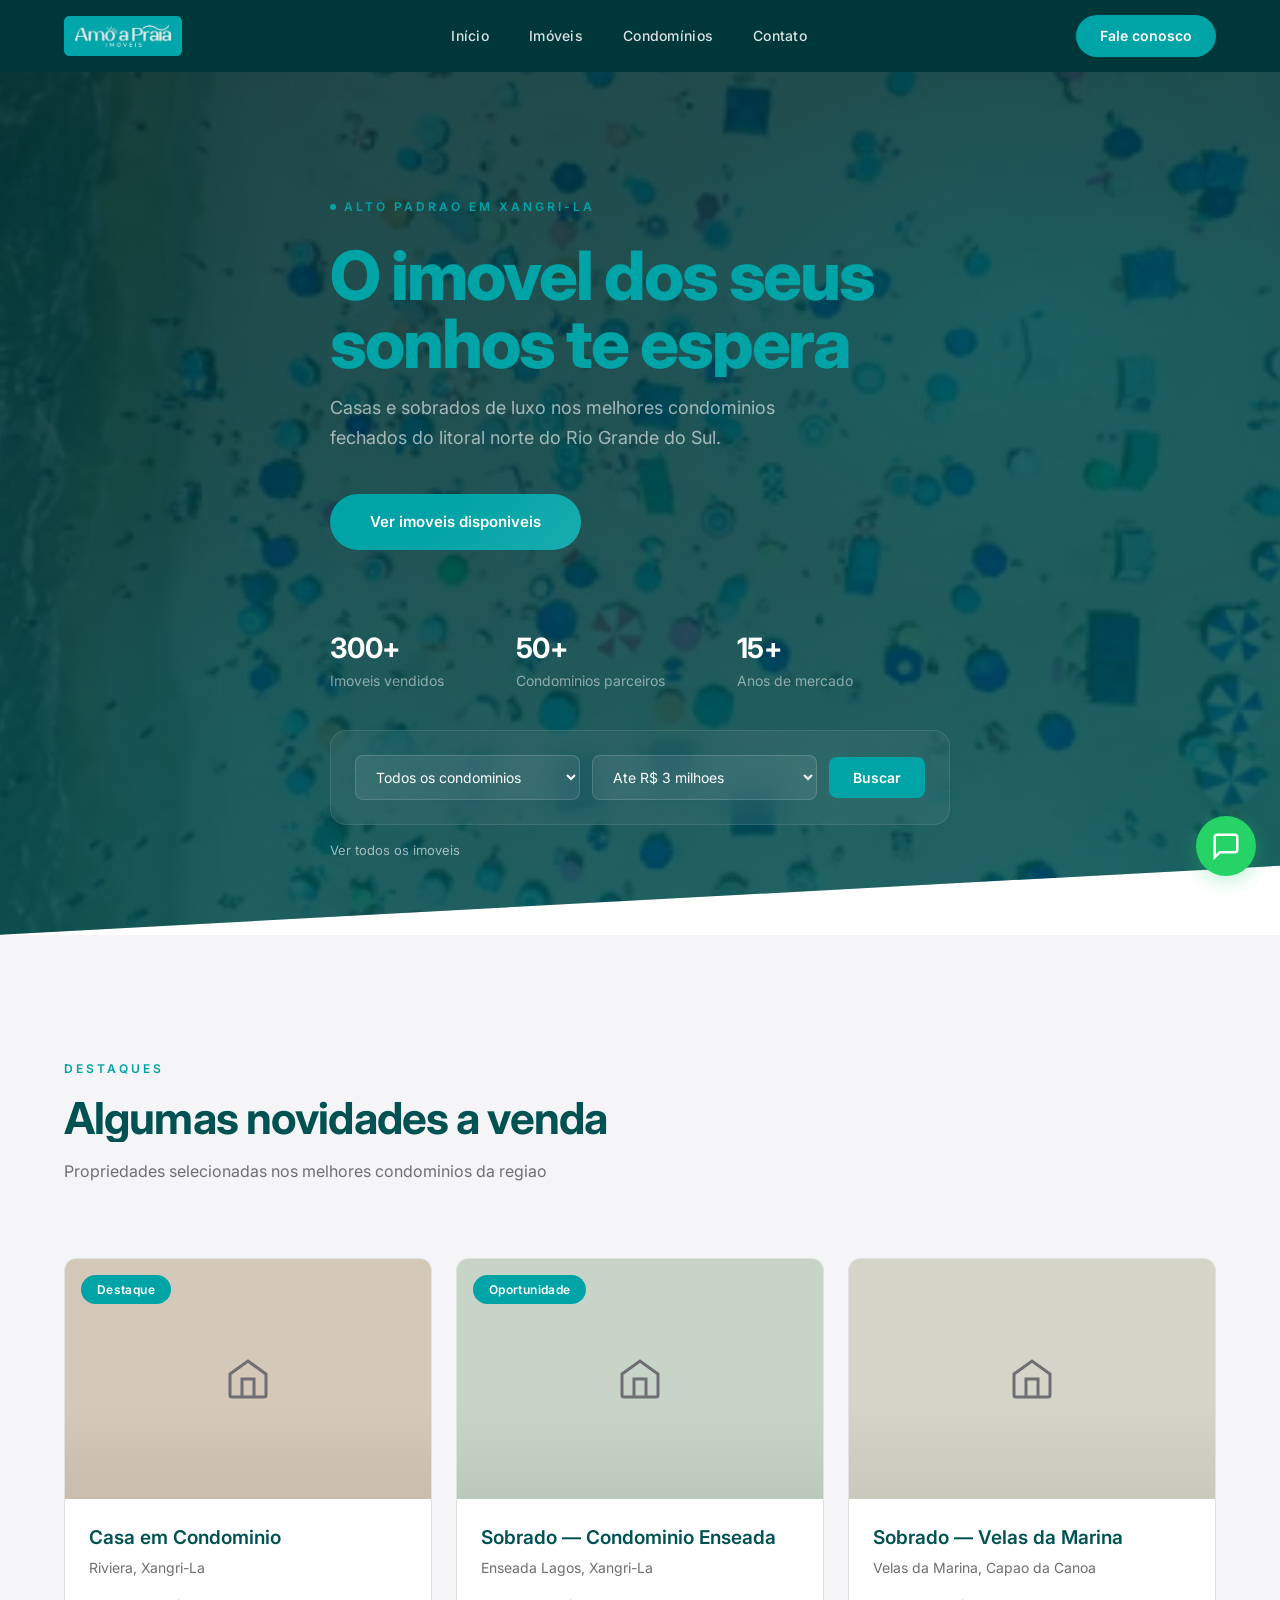
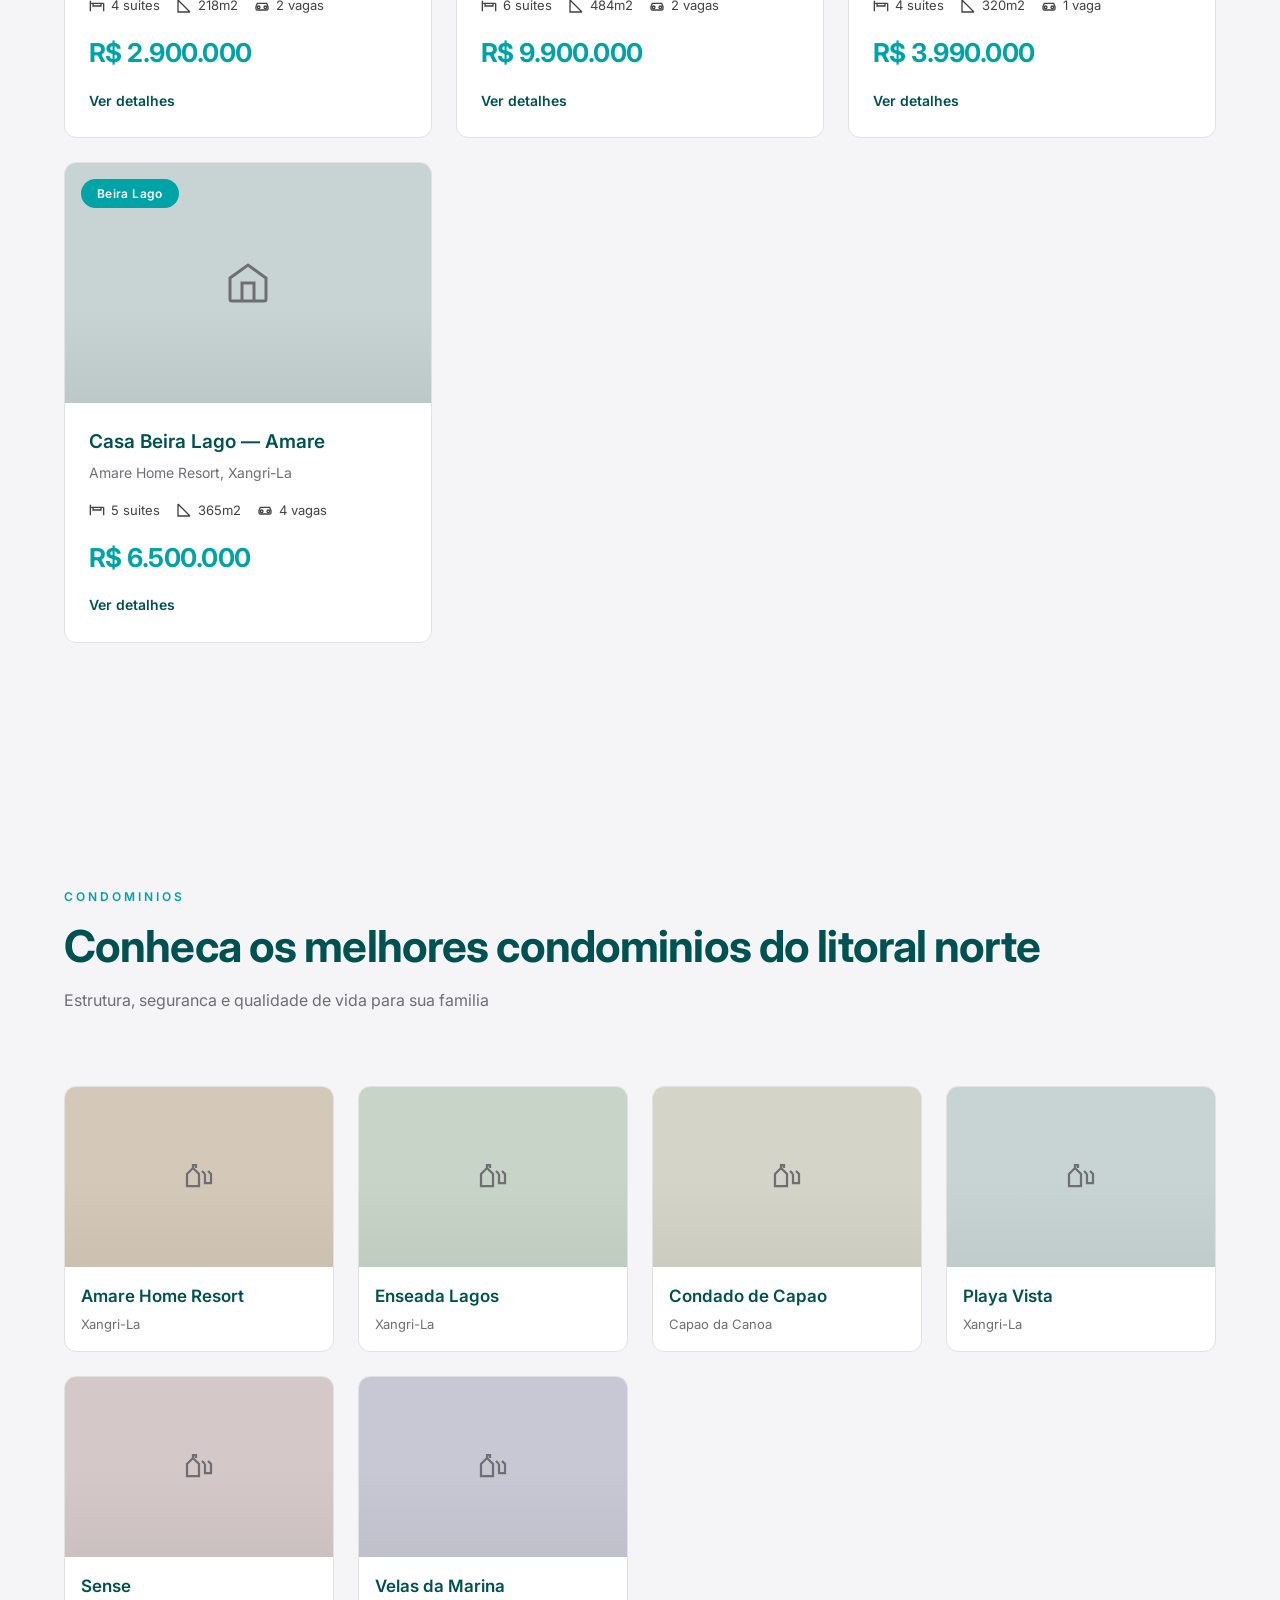
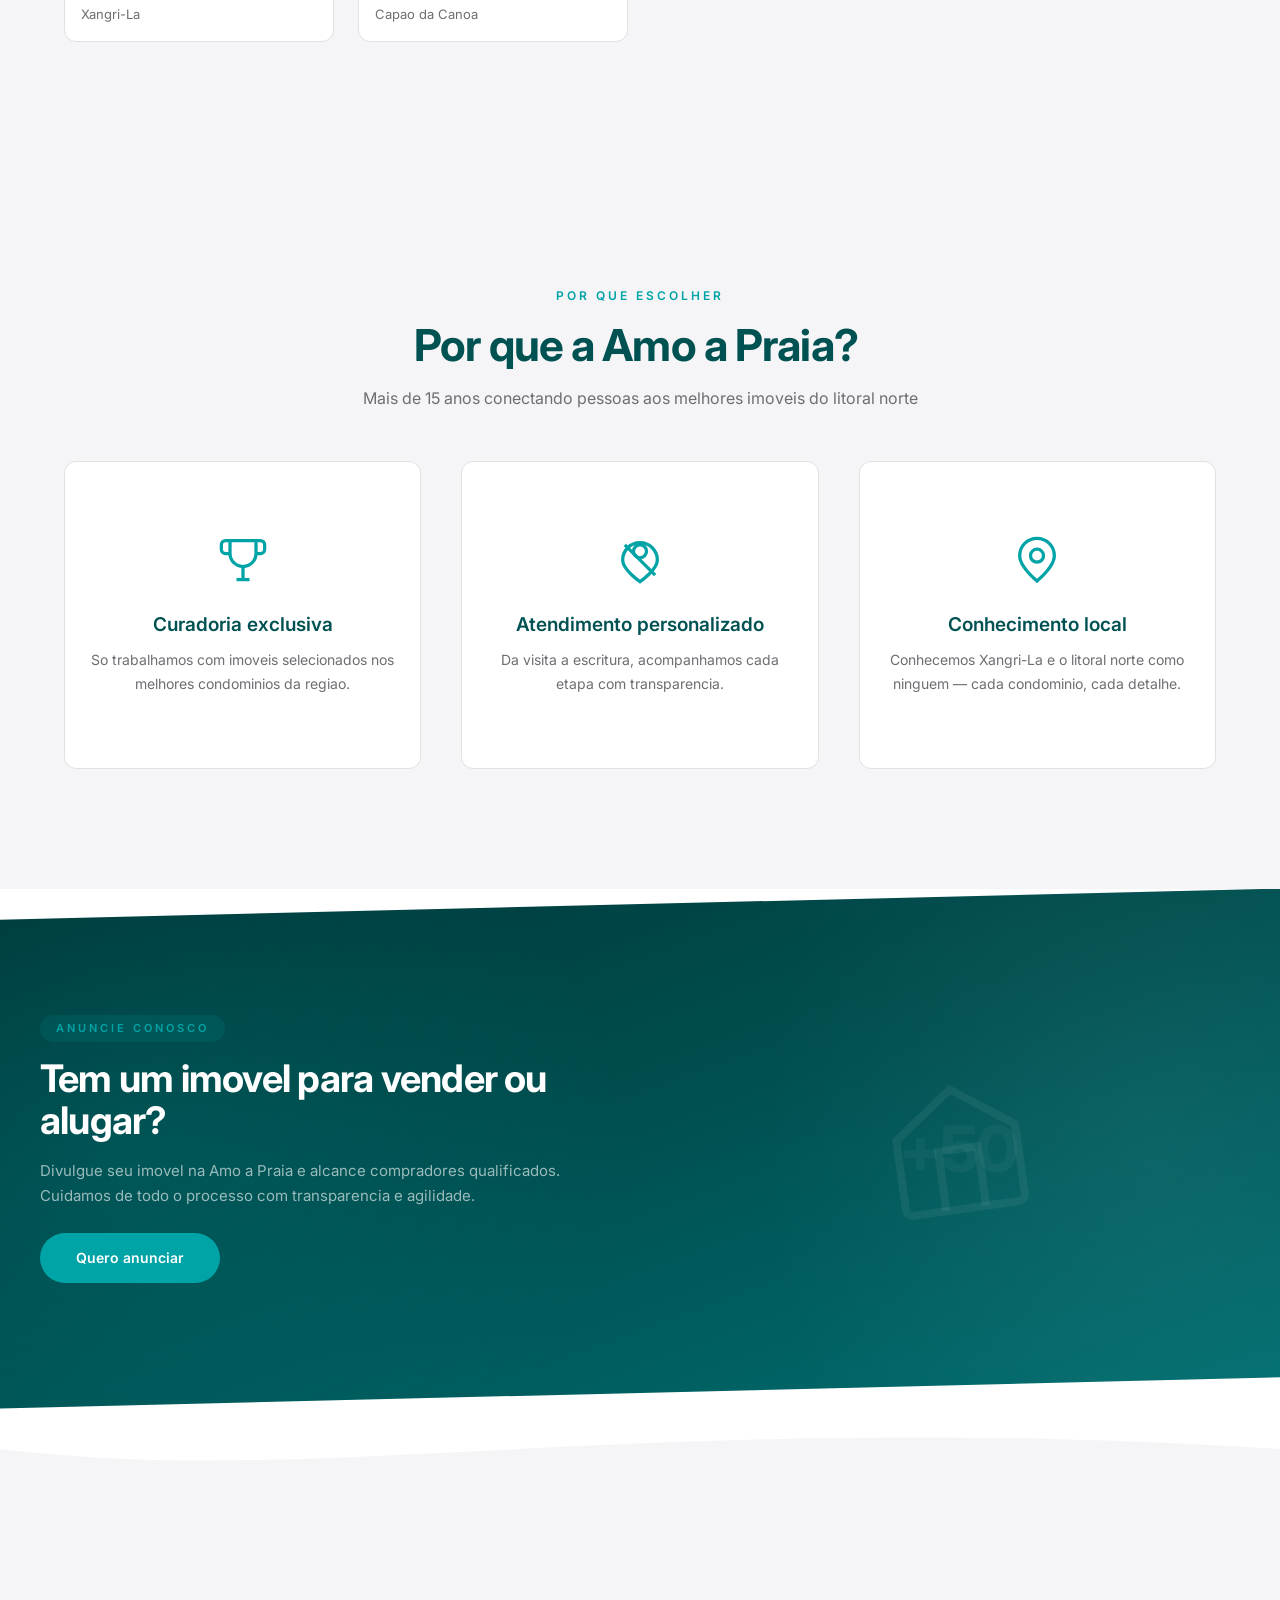
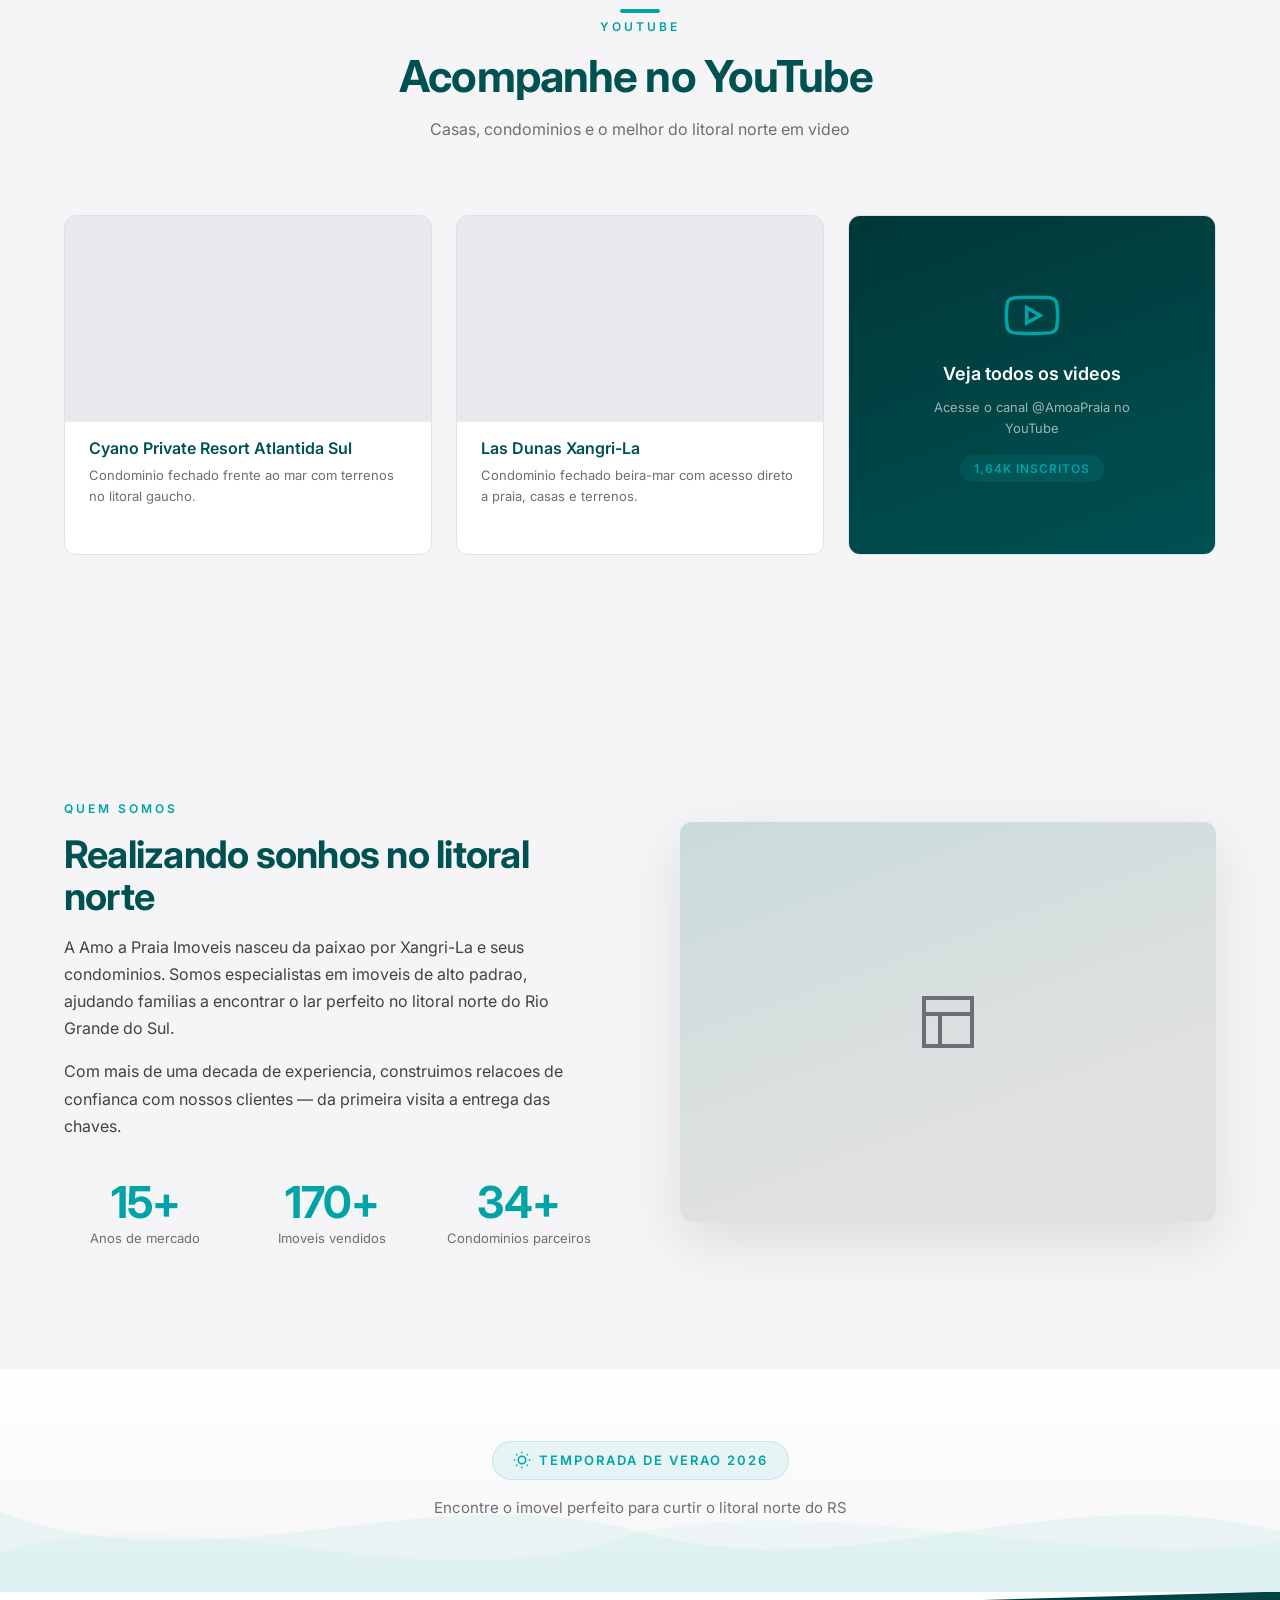
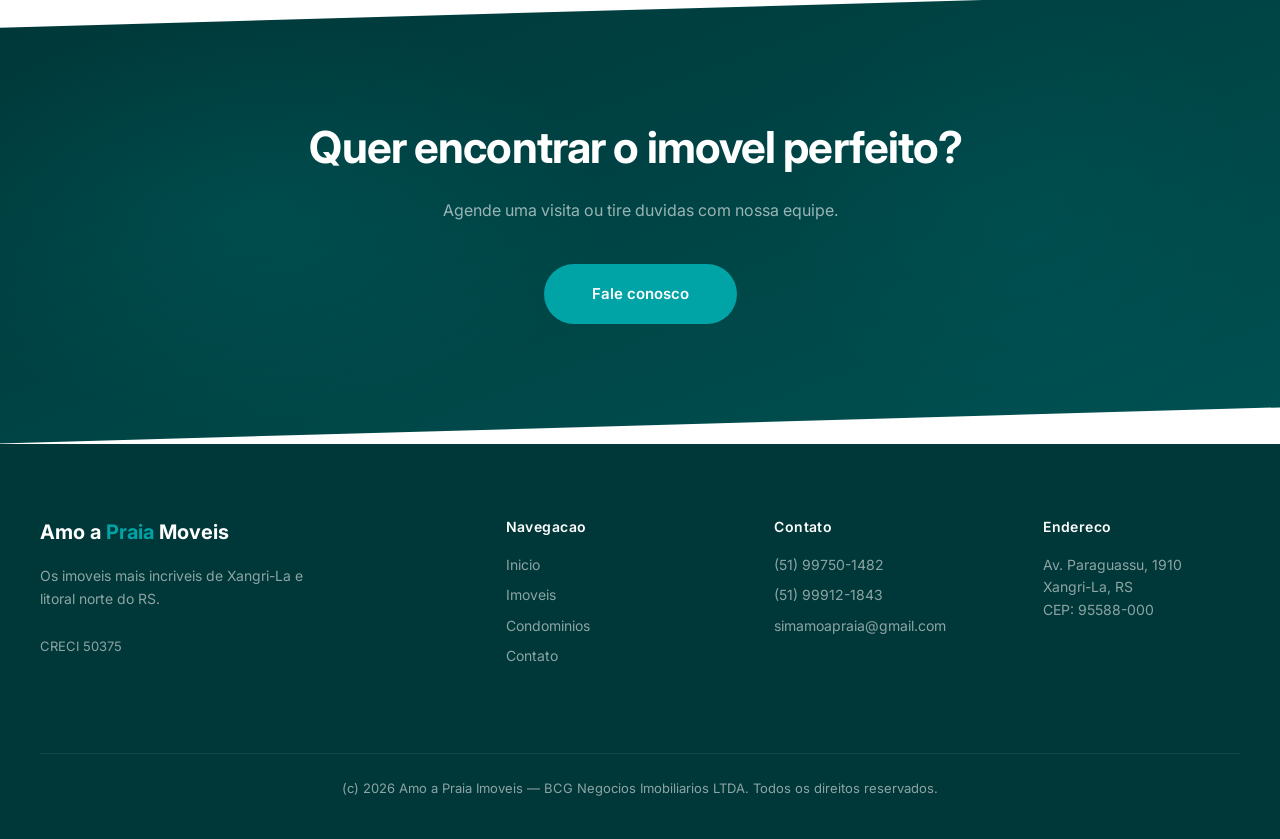
<file: clientes/amo-a-praia/site/index.html>
<!DOCTYPE html>
<html lang="pt-BR">
<head>
  <meta charset="UTF-8">
  <meta name="viewport" content="width=device-width, initial-scale=1.0">
  <title>Amo a Praia Imóveis — Os imóveis mais incríveis de Xangri-Lá</title>
  <meta name="description" content="Imóveis de alto padrão em condomínios fechados em Xangri-Lá e litoral norte do RS. Casas e sobrados de luxo à venda.">
  <link rel="preconnect" href="https://fonts.googleapis.com">
  <link rel="preconnect" href="https://fonts.gstatic.com" crossorigin>
  <link href="https://fonts.googleapis.com/css2?family=Inter:wght@400;500;600;700&display=swap" rel="stylesheet">
  <link rel="icon" href="img/favicon.webp">
  <link rel="stylesheet" href="css/style.css">
</head>
<body>
  <div id="progress-bar" aria-hidden="true"></div>
  <header class="header">
    <div class="container header-inner">
      <a href="/" class="logo"><img src="img/logo.webp" alt="Amo a Praia Imóveis"></a>
      <button class="menu-toggle" aria-label="Abrir menu">
        <svg viewBox="0 0 24 24" width="24" height="24" fill="none" stroke="currentColor" stroke-width="2"><path d="M3 6h18M3 12h18M3 18h18"/></svg>
      </button>
      <nav class="nav">
        <a href="index.html">Início</a>
        <a href="imoveis.html">Imóveis</a>
        <a href="condominios.html">Condomínios</a>
        <a href="contato.html">Contato</a>
      </nav>
      <a href="contato.html" class="header-cta">Fale conosco</a>
    </div>
  </header>

  <section class="hero">
    <div class="hero-bg" id="hero-bg"></div>
    <div class="hero-overlay"></div>
    <div class="hero-particles" id="hero-particles" aria-hidden="true"></div>
    <div class="container hero-content" id="hero-content">
      <span class="hero-tag"><span class="dot"></span> Alto padrao em Xangri-La</span>
      <h1>O imovel dos seus sonhos te espera</h1>
      <p>Casas e sobrados de luxo nos melhores condominios fechados do litoral norte do Rio Grande do Sul.</p>
      <a href="imoveis.html" class="hero-cta">Ver imoveis disponiveis</a>
      <div class="hero-stats">
        <div class="hero-stat"><strong>300+</strong>Imoveis vendidos</div>
        <div class="hero-stat"><strong>50+</strong>Condominios parceiros</div>
        <div class="hero-stat"><strong>15+</strong>Anos de mercado</div>
      </div>
      <div class="search-bar">
        <select>
          <option>Todos os condominios</option>
          <option>Amare Home Resort</option>
          <option>Enseada Lagos</option>
          <option>Condado de Capao</option>
          <option>Velas da Marina</option>
          <option>Playa Vista</option>
          <option>Sense</option>
        </select>
        <select>
          <option>Ate R$ 3 milhoes</option>
          <option>R$ 3M a R$ 5M</option>
          <option>R$ 5M a R$ 10M</option>
          <option>Acima de R$ 10M</option>
        </select>
        <button onclick="window.location.href='imoveis.html'">Buscar</button>
      </div>
      <div style="margin-top:12px;">
        <a href="imoveis.html" style="font-size:13px;color:rgba(255,255,255,0.6);">Ver todos os imoveis</a>
      </div>
    </div>
  </section>

  <section class="section">
    <div class="container reveal">
      <span class="section-label">Destaques</span>
      <h2 class="section-title">Algumas novidades a venda</h2>
      <p class="section-sub">Propriedades selecionadas nos melhores condominios da regiao</p>
      <div class="properties-grid">
        <div class="property-card">
          <div class="property-card-img" style="background:#d4c8b8;">
            <svg viewBox="0 0 24 24" width="48" height="48" fill="none" stroke="#6e6e73" stroke-width="1.5"><path d="M3 9.5L12 3l9 6.5V20a1 1 0 01-1 1H4a1 1 0 01-1-1V9.5z"/><path d="M9 21V12h6v9"/></svg>
            <span class="property-card-tag">Destaque</span>
          </div>
          <div class="property-card-body">
            <h3>Casa em Condominio</h3>
            <p class="location">Riviera, Xangri-La</p>
            <div class="property-card-features">
              <span><svg viewBox="0 0 24 24" width="16" height="16" fill="none" stroke="currentColor" stroke-width="2"><path d="M2 4v16M2 8h20M22 8v12M6 8v4h12V8"/></svg> 4 suites</span>
              <span><svg viewBox="0 0 24 24" width="16" height="16" fill="none" stroke="currentColor" stroke-width="2"><path d="M3 3l18 18M3 3v18h18"/></svg> 218m2</span>
              <span><svg viewBox="0 0 24 24" width="16" height="16" fill="none" stroke="currentColor" stroke-width="2"><path d="M5 18h14a2 2 0 002-2v-3l-2-5H5l-2 5v3a2 2 0 002 2z"/><circle cx="7" cy="14" r="2"/><circle cx="17" cy="14" r="2"/></svg> 2 vagas</span>
            </div>
            <div class="property-card-price">R$ 2.900.000</div>
            <a href="imovel.html?id=1" class="property-card-link">Ver detalhes</a>
          </div>
        </div>
        <div class="property-card">
          <div class="property-card-img" style="background:#c8d4c8;">
            <svg viewBox="0 0 24 24" width="48" height="48" fill="none" stroke="#6e6e73" stroke-width="1.5"><path d="M3 9.5L12 3l9 6.5V20a1 1 0 01-1 1H4a1 1 0 01-1-1V9.5z"/><path d="M9 21V12h6v9"/></svg>
            <span class="property-card-tag">Oportunidade</span>
          </div>
          <div class="property-card-body">
            <h3>Sobrado — Condominio Enseada</h3>
            <p class="location">Enseada Lagos, Xangri-La</p>
            <div class="property-card-features">
              <span><svg viewBox="0 0 24 24" width="16" height="16" fill="none" stroke="currentColor" stroke-width="2"><path d="M2 4v16M2 8h20M22 8v12M6 8v4h12V8"/></svg> 6 suites</span>
              <span><svg viewBox="0 0 24 24" width="16" height="16" fill="none" stroke="currentColor" stroke-width="2"><path d="M3 3l18 18M3 3v18h18"/></svg> 484m2</span>
              <span><svg viewBox="0 0 24 24" width="16" height="16" fill="none" stroke="currentColor" stroke-width="2"><path d="M5 18h14a2 2 0 002-2v-3l-2-5H5l-2 5v3a2 2 0 002 2z"/><circle cx="7" cy="14" r="2"/><circle cx="17" cy="14" r="2"/></svg> 2 vagas</span>
            </div>
            <div class="property-card-price">R$ 9.900.000</div>
            <a href="imovel.html?id=2" class="property-card-link">Ver detalhes</a>
          </div>
        </div>
        <div class="property-card">
          <div class="property-card-img" style="background:#d4d4c8;">
            <svg viewBox="0 0 24 24" width="48" height="48" fill="none" stroke="#6e6e73" stroke-width="1.5"><path d="M3 9.5L12 3l9 6.5V20a1 1 0 01-1 1H4a1 1 0 01-1-1V9.5z"/><path d="M9 21V12h6v9"/></svg>
          </div>
          <div class="property-card-body">
            <h3>Sobrado — Velas da Marina</h3>
            <p class="location">Velas da Marina, Capao da Canoa</p>
            <div class="property-card-features">
              <span><svg viewBox="0 0 24 24" width="16" height="16" fill="none" stroke="currentColor" stroke-width="2"><path d="M2 4v16M2 8h20M22 8v12M6 8v4h12V8"/></svg> 4 suites</span>
              <span><svg viewBox="0 0 24 24" width="16" height="16" fill="none" stroke="currentColor" stroke-width="2"><path d="M3 3l18 18M3 3v18h18"/></svg> 320m2</span>
              <span><svg viewBox="0 0 24 24" width="16" height="16" fill="none" stroke="currentColor" stroke-width="2"><path d="M5 18h14a2 2 0 002-2v-3l-2-5H5l-2 5v3a2 2 0 002 2z"/><circle cx="7" cy="14" r="2"/><circle cx="17" cy="14" r="2"/></svg> 1 vaga</span>
            </div>
            <div class="property-card-price">R$ 3.990.000</div>
            <a href="imovel.html?id=3" class="property-card-link">Ver detalhes</a>
          </div>
        </div>
        <div class="property-card">
          <div class="property-card-img" style="background:#c8d4d4;">
            <svg viewBox="0 0 24 24" width="48" height="48" fill="none" stroke="#6e6e73" stroke-width="1.5"><path d="M3 9.5L12 3l9 6.5V20a1 1 0 01-1 1H4a1 1 0 01-1-1V9.5z"/><path d="M9 21V12h6v9"/></svg>
            <span class="property-card-tag">Beira Lago</span>
          </div>
          <div class="property-card-body">
            <h3>Casa Beira Lago — Amare</h3>
            <p class="location">Amare Home Resort, Xangri-La</p>
            <div class="property-card-features">
              <span><svg viewBox="0 0 24 24" width="16" height="16" fill="none" stroke="currentColor" stroke-width="2"><path d="M2 4v16M2 8h20M22 8v12M6 8v4h12V8"/></svg> 5 suites</span>
              <span><svg viewBox="0 0 24 24" width="16" height="16" fill="none" stroke="currentColor" stroke-width="2"><path d="M3 3l18 18M3 3v18h18"/></svg> 365m2</span>
              <span><svg viewBox="0 0 24 24" width="16" height="16" fill="none" stroke="currentColor" stroke-width="2"><path d="M5 18h14a2 2 0 002-2v-3l-2-5H5l-2 5v3a2 2 0 002 2z"/><circle cx="7" cy="14" r="2"/><circle cx="17" cy="14" r="2"/></svg> 4 vagas</span>
            </div>
            <div class="property-card-price">R$ 6.500.000</div>
            <a href="imovel.html?id=4" class="property-card-link">Ver detalhes</a>
          </div>
        </div>
      </div>
    </div>
  </section>

  <section class="section" style="background:#f5f5f7;">
    <div class="container reveal">
      <span class="section-label">Condominios</span>
      <h2 class="section-title">Conheca os melhores condominios do litoral norte</h2>
      <p class="section-sub">Estrutura, seguranca e qualidade de vida para sua familia</p>
      <div class="condo-grid">
        <div class="condo-card" onclick="window.location.href='condominios.html'">
          <div class="condo-card-img" style="background:#d4c8b8;">
            <svg viewBox="0 0 24 24" width="36" height="36" fill="none" stroke="#6e6e73" stroke-width="1.5"><path d="M4 10l4-4 4 4v8H4v-8z"/><path d="M8 6V4h2v2"/><path d="M16 10l-2-2M16 10v6h4v-6l-2-2"/></svg>
          </div>
          <div class="condo-card-body">
            <h3>Amare Home Resort</h3>
            <p>Xangri-La</p>
          </div>
        </div>
        <div class="condo-card" onclick="window.location.href='condominios.html'">
          <div class="condo-card-img" style="background:#c8d4c8;">
            <svg viewBox="0 0 24 24" width="36" height="36" fill="none" stroke="#6e6e73" stroke-width="1.5"><path d="M4 10l4-4 4 4v8H4v-8z"/><path d="M8 6V4h2v2"/><path d="M16 10l-2-2M16 10v6h4v-6l-2-2"/></svg>
          </div>
          <div class="condo-card-body">
            <h3>Enseada Lagos</h3>
            <p>Xangri-La</p>
          </div>
        </div>
        <div class="condo-card" onclick="window.location.href='condominios.html'">
          <div class="condo-card-img" style="background:#d4d4c8;">
            <svg viewBox="0 0 24 24" width="36" height="36" fill="none" stroke="#6e6e73" stroke-width="1.5"><path d="M4 10l4-4 4 4v8H4v-8z"/><path d="M8 6V4h2v2"/><path d="M16 10l-2-2M16 10v6h4v-6l-2-2"/></svg>
          </div>
          <div class="condo-card-body">
            <h3>Condado de Capao</h3>
            <p>Capao da Canoa</p>
          </div>
        </div>
        <div class="condo-card" onclick="window.location.href='condominios.html'">
          <div class="condo-card-img" style="background:#c8d4d4;">
            <svg viewBox="0 0 24 24" width="36" height="36" fill="none" stroke="#6e6e73" stroke-width="1.5"><path d="M4 10l4-4 4 4v8H4v-8z"/><path d="M8 6V4h2v2"/><path d="M16 10l-2-2M16 10v6h4v-6l-2-2"/></svg>
          </div>
          <div class="condo-card-body">
            <h3>Playa Vista</h3>
            <p>Xangri-La</p>
          </div>
        </div>
        <div class="condo-card" onclick="window.location.href='condominios.html'">
          <div class="condo-card-img" style="background:#d4c8c8;">
            <svg viewBox="0 0 24 24" width="36" height="36" fill="none" stroke="#6e6e73" stroke-width="1.5"><path d="M4 10l4-4 4 4v8H4v-8z"/><path d="M8 6V4h2v2"/><path d="M16 10l-2-2M16 10v6h4v-6l-2-2"/></svg>
          </div>
          <div class="condo-card-body">
            <h3>Sense</h3>
            <p>Xangri-La</p>
          </div>
        </div>
        <div class="condo-card" onclick="window.location.href='condominios.html'">
          <div class="condo-card-img" style="background:#c8c8d4;">
            <svg viewBox="0 0 24 24" width="36" height="36" fill="none" stroke="#6e6e73" stroke-width="1.5"><path d="M4 10l4-4 4 4v8H4v-8z"/><path d="M8 6V4h2v2"/><path d="M16 10l-2-2M16 10v6h4v-6l-2-2"/></svg>
          </div>
          <div class="condo-card-body">
            <h3>Velas da Marina</h3>
            <p>Capao da Canoa</p>
          </div>
        </div>
      </div>
    </div>
  </section>

  <section class="section">
    <div class="container reveal">
      <div style="text-align:center;">
        <span class="section-label">Por que escolher</span>
        <h2 class="section-title">Por que a Amo a Praia?</h2>
        <p class="section-sub" style="margin:0 auto 48px;">Mais de 15 anos conectando pessoas aos melhores imoveis do litoral norte</p>
      </div>
      <div class="diffs-grid">
        <div class="diff-card">
          <div class="diff-icon">
            <svg viewBox="0 0 24 24" fill="none" stroke="currentColor" stroke-width="1.5"><path d="M6 9H4a2 2 0 01-2-2V5a2 2 0 012-2h2"/><path d="M18 9h2a2 2 0 002-2V5a2 2 0 00-2-2h-2"/><path d="M6 3h12v6a6 6 0 01-12 0V3z"/><path d="M12 15v6M9 21h6"/></svg>
          </div>
          <h3>Curadoria exclusiva</h3>
          <p>So trabalhamos com imoveis selecionados nos melhores condominios da regiao.</p>
        </div>
        <div class="diff-card">
          <div class="diff-icon">
            <svg viewBox="0 0 24 24" fill="none" stroke="currentColor" stroke-width="1.5"><path d="M12 22s-8-5.5-8-10a8 8 0 0116 0c0 4.5-8 10-8 10z"/><circle cx="12" cy="8" r="3"/><path d="M5 5l14 14"/></svg>
          </div>
          <h3>Atendimento personalizado</h3>
          <p>Da visita a escritura, acompanhamos cada etapa com transparencia.</p>
        </div>
        <div class="diff-card">
          <div class="diff-icon">
            <svg viewBox="0 0 24 24" fill="none" stroke="currentColor" stroke-width="1.5"><circle cx="12" cy="10" r="3"/><path d="M12 21.7C17.3 17 20 13 20 10a8 8 0 10-16 0c0 3 2.7 7 8 11.7z"/></svg>
          </div>
          <h3>Conhecimento local</h3>
          <p>Conhecemos Xangri-La e o litoral norte como ninguem — cada condominio, cada detalhe.</p>
        </div>
      </div>
    </div>
  </section>

  <section class="banner-anuncie">
    <div class="banner-anuncie-bg"></div>
    <div class="container banner-anuncie-inner">
      <div class="banner-anuncie-content reveal-left">
        <span class="banner-anuncie-tag">Anuncie conosco</span>
        <h2>Tem um imovel para vender ou alugar?</h2>
        <p>Divulgue seu imovel na Amo a Praia e alcance compradores qualificados. Cuidamos de todo o processo com transparencia e agilidade.</p>
        <a href="contato.html" class="banner-anuncie-cta">Quero anunciar</a>
      </div>
      <div class="banner-anuncie-visual reveal-right">
        <svg viewBox="0 0 24 24" fill="none" stroke="currentColor" stroke-width="1.2"><path d="M3 9.5L12 3l9 6.5V20a1 1 0 01-1 1H4a1 1 0 01-1-1V9.5z"/><path d="M9 21V12h6v9"/></svg>
        <div class="banner-anuncie-badge">+50</div>
      </div>
    </div>
  </section>

  <div class="wave-divider" aria-hidden="true">
    <svg viewBox="0 0 1440 80" preserveAspectRatio="none"><path d="M0,40 C360,80 720,0 1440,40 L1440,80 L0,80 Z" fill="#f5f5f7"/></svg>
  </div>

  <section class="section youtube-section">
    <div class="container reveal">
      <div style="text-align:center;">
        <span class="section-accent" style="margin:0 auto;"></span>
        <span class="section-label">YouTube</span>
        <h2 class="section-title" style="text-align:center;">Acompanhe no YouTube</h2>
        <p class="section-sub" style="margin:0 auto var(--space-xl);text-align:center;">Casas, condominios e o melhor do litoral norte em video</p>
      </div>
      <div class="youtube-grid">
        <div class="youtube-card">
          <div class="youtube-card-video">
            <iframe src="https://www.youtube.com/embed/VPKSWSfiGn0" title="Cyano Private Resort" allow="accelerometer; autoplay; clipboard-write; encrypted-media; gyroscope; picture-in-picture" allowfullscreen loading="lazy"></iframe>
          </div>
          <div class="youtube-card-body">
            <h3>Cyano Private Resort Atlantida Sul</h3>
            <p>Condominio fechado frente ao mar com terrenos no litoral gaucho.</p>
          </div>
        </div>
        <div class="youtube-card">
          <div class="youtube-card-video">
            <iframe src="https://www.youtube.com/embed/Cw7QQ6oezcs" title="Las Dunas Xangri-La" allow="accelerometer; autoplay; clipboard-write; encrypted-media; gyroscope; picture-in-picture" allowfullscreen loading="lazy"></iframe>
          </div>
          <div class="youtube-card-body">
            <h3>Las Dunas Xangri-La</h3>
            <p>Condominio fechado beira-mar com acesso direto a praia, casas e terrenos.</p>
          </div>
        </div>
        <div class="youtube-card">
          <a href="https://www.youtube.com/@AmoaPraia" target="_blank" rel="noopener noreferrer" class="youtube-card-all">
            <div class="youtube-card-all-icon">
              <svg viewBox="0 0 24 24" fill="none" stroke="currentColor" stroke-width="1.5"><path d="M22.54 6.42a2.78 2.78 0 00-1.94-2C18.88 4 12 4 12 4s-6.88 0-8.6.46a2.78 2.78 0 00-1.94 2A29 29 0 001 11.75a29 29 0 00.46 5.33A2.78 2.78 0 003.4 19c1.72.46 8.6.46 8.6.46s6.88 0 8.6-.46a2.78 2.78 0 001.94-2 29 29 0 00.46-5.25 29 29 0 00-.46-5.33z"/><path d="M9.75 15.02l5.75-3.27-5.75-3.27v6.54z"/></svg>
            </div>
            <h3>Veja todos os videos</h3>
            <p>Acesse o canal @AmoaPraia no YouTube</p>
            <span class="youtube-sub-count">1,64K inscritos</span>
          </a>
        </div>
      </div>
    </div>
  </section>

  <section class="section about-section">
    <div class="container about-grid">
      <div class="about-content reveal-left">
        <span class="section-label">Quem somos</span>
        <h2>Realizando sonhos no litoral norte</h2>
        <p>A Amo a Praia Imoveis nasceu da paixao por Xangri-La e seus condominios. Somos especialistas em imoveis de alto padrao, ajudando familias a encontrar o lar perfeito no litoral norte do Rio Grande do Sul.</p>
        <p>Com mais de uma decada de experiencia, construimos relacoes de confianca com nossos clientes — da primeira visita a entrega das chaves.</p>
        <div class="about-numbers">
          <div class="about-num">
            <div class="about-num-value">15+</div>
            <div class="about-num-label">Anos de mercado</div>
          </div>
          <div class="about-num">
            <div class="about-num-value">300+</div>
            <div class="about-num-label">Imoveis vendidos</div>
          </div>
          <div class="about-num">
            <div class="about-num-value">50+</div>
            <div class="about-num-label">Condominios parceiros</div>
          </div>
        </div>
      </div>
      <div class="about-image-wrapper reveal-right">
        <div class="overlay"></div>
        <div style="background:#e0e1e1;height:400px;display:flex;align-items:center;justify-content:center;">
          <svg viewBox="0 0 24 24" width="64" height="64" fill="none" stroke="#6e6e73" stroke-width="1.5"><path d="M3 21h18V3H3v18z"/><path d="M3 9h18M9 21V9"/></svg>
        </div>
      </div>
    </div>
  </section>

  <section class="season-banner">
    <div class="season-banner-waves" aria-hidden="true">
      <svg viewBox="0 0 1440 120" preserveAspectRatio="none"><path d="M0,40 C240,120 480,0 720,60 C960,120 1200,0 1440,60 L1440,120 L0,120 Z" fill="rgba(0,163,166,0.06)"/></svg>
      <svg viewBox="0 0 1440 120" preserveAspectRatio="none"><path d="M0,60 C240,0 480,120 720,40 C960,0 1200,80 1440,50 L1440,120 L0,120 Z" fill="rgba(0,163,166,0.04)"/></svg>
    </div>
    <div class="container season-banner-inner">
      <div class="season-badge">
        <svg viewBox="0 0 24 24" width="18" height="18" fill="none" stroke="currentColor" stroke-width="2"><circle cx="12" cy="12" r="5"/><path d="M12 1v2M12 21v2M4.22 4.22l1.42 1.42M18.36 18.36l1.42 1.42M1 12h2M21 12h2M4.22 19.78l1.42-1.42M18.36 5.64l1.42-1.42"/></svg>
        Temporada de Verao 2026
      </div>
      <p>Encontre o imovel perfeito para curtir o litoral norte do RS</p>
    </div>
  </section>

  <section class="contact-cta">
    <h2>Quer encontrar o imovel perfeito?</h2>
    <p>Agende uma visita ou tire duvidas com nossa equipe.</p>
    <a href="contato.html" class="btn">Fale conosco</a>
  </section>

  <footer class="footer">
    <div class="footer-grid">
      <div class="footer-brand">
        <h3>Amo a <span>Praia</span> Moveis</h3>
        <p>Os imoveis mais incriveis de Xangri-La e litoral norte do RS.</p>
        <p style="font-size:13px;">CRECI 50375</p>
      </div>
      <div>
        <h4>Navegacao</h4>
        <a href="index.html">Inicio</a>
        <a href="imoveis.html">Imoveis</a>
        <a href="condominios.html">Condominios</a>
        <a href="contato.html">Contato</a>
      </div>
      <div>
        <h4>Contato</h4>
        <a href="tel:+5551997501482">(51) 99750-1482</a>
        <a href="tel:+5551999121843">(51) 99912-1843</a>
        <a href="mailto:simamoapraia@gmail.com">simamoapraia@gmail.com</a>
      </div>
      <div>
        <h4>Endereco</h4>
        <p style="font-size:14px;">Av. Paraguassu, 1910<br>Xangri-La, RS<br>CEP: 95588-000</p>
      </div>
    </div>
    <div class="footer-bottom">
      (c) 2026 Amo a Praia Imoveis — BCG Negocios Imobiliarios LTDA. Todos os direitos reservados.
    </div>
  </footer>

  <button class="whatsapp-float" aria-label="Fale pelo WhatsApp">
    <svg viewBox="0 0 24 24" fill="none" stroke="currentColor" stroke-width="2"><path d="M21 15a2 2 0 01-2 2H7l-4 4V5a2 2 0 012-2h14a2 2 0 012 2z"/></svg>
    <span class="whatsapp-tooltip">Fale conosco no WhatsApp</span>
  </button>

  <script src="js/main.js"></script>
</body>
</html>
</file>
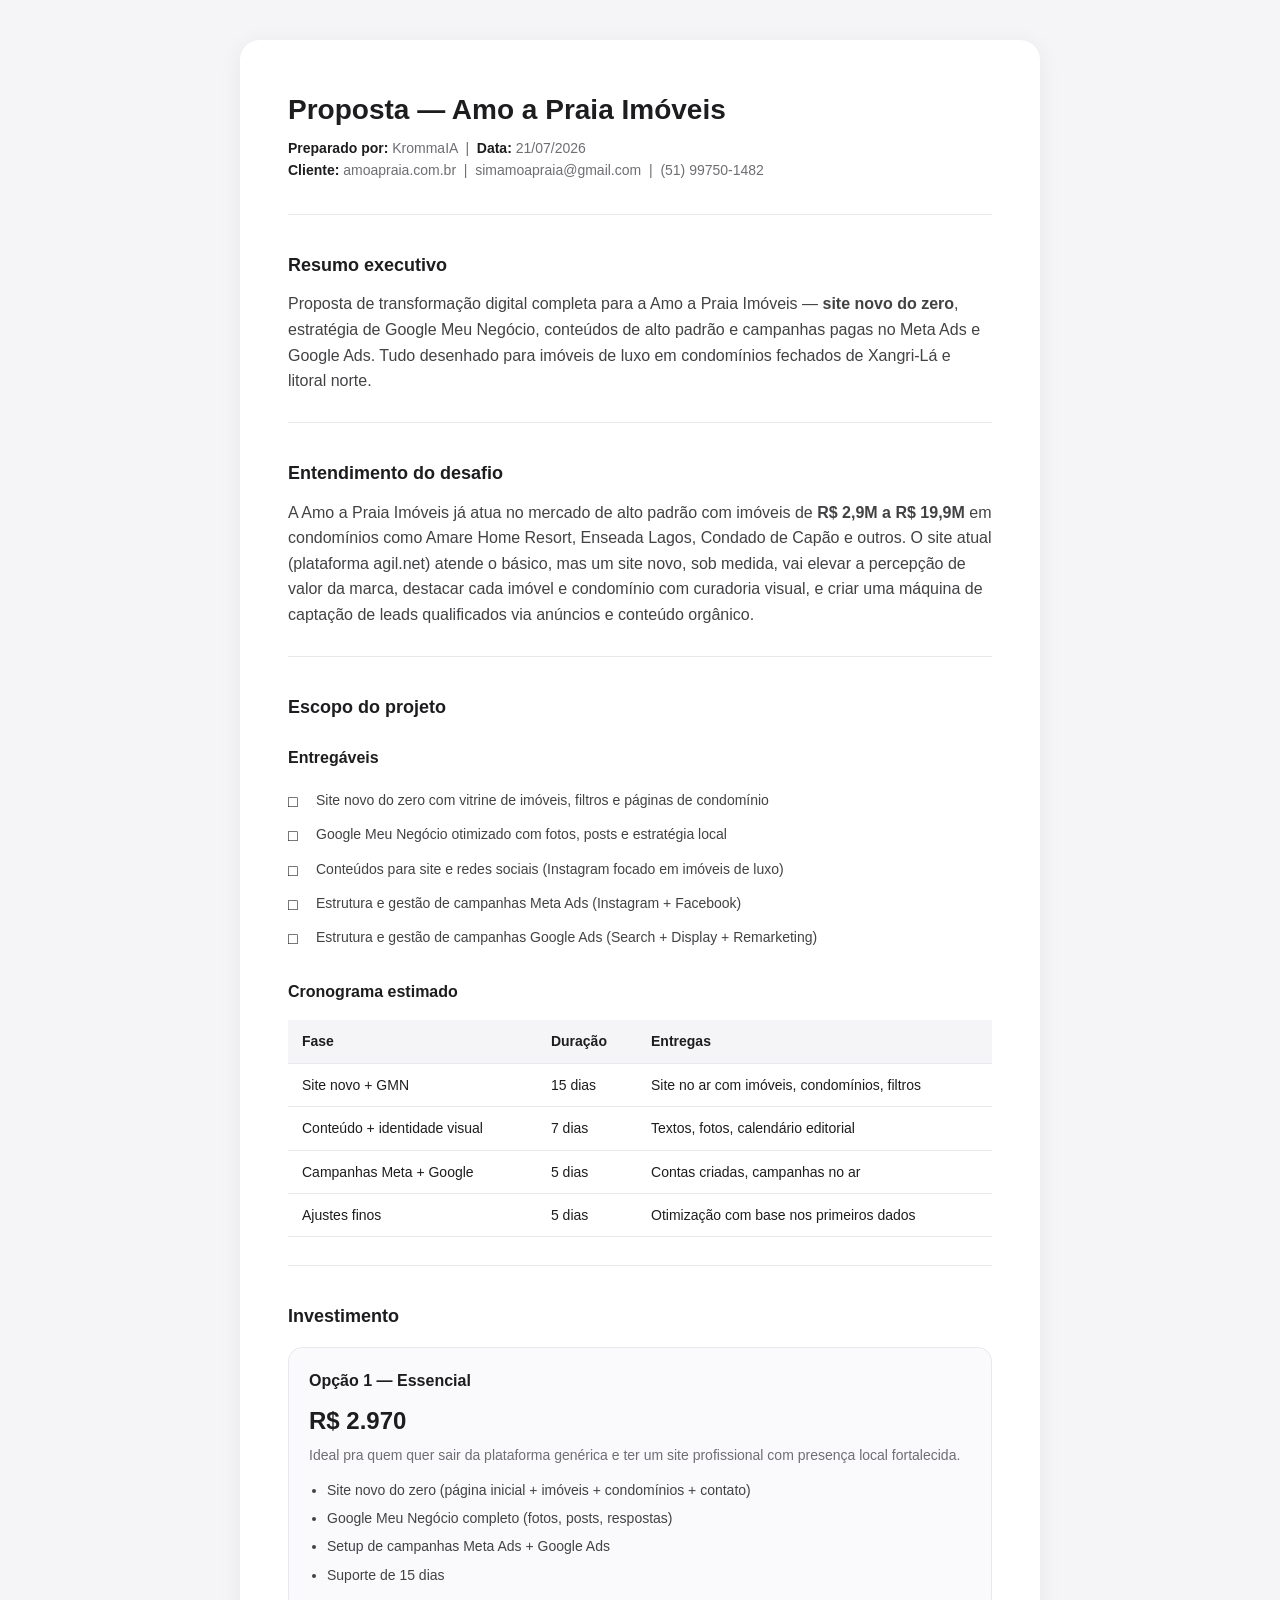
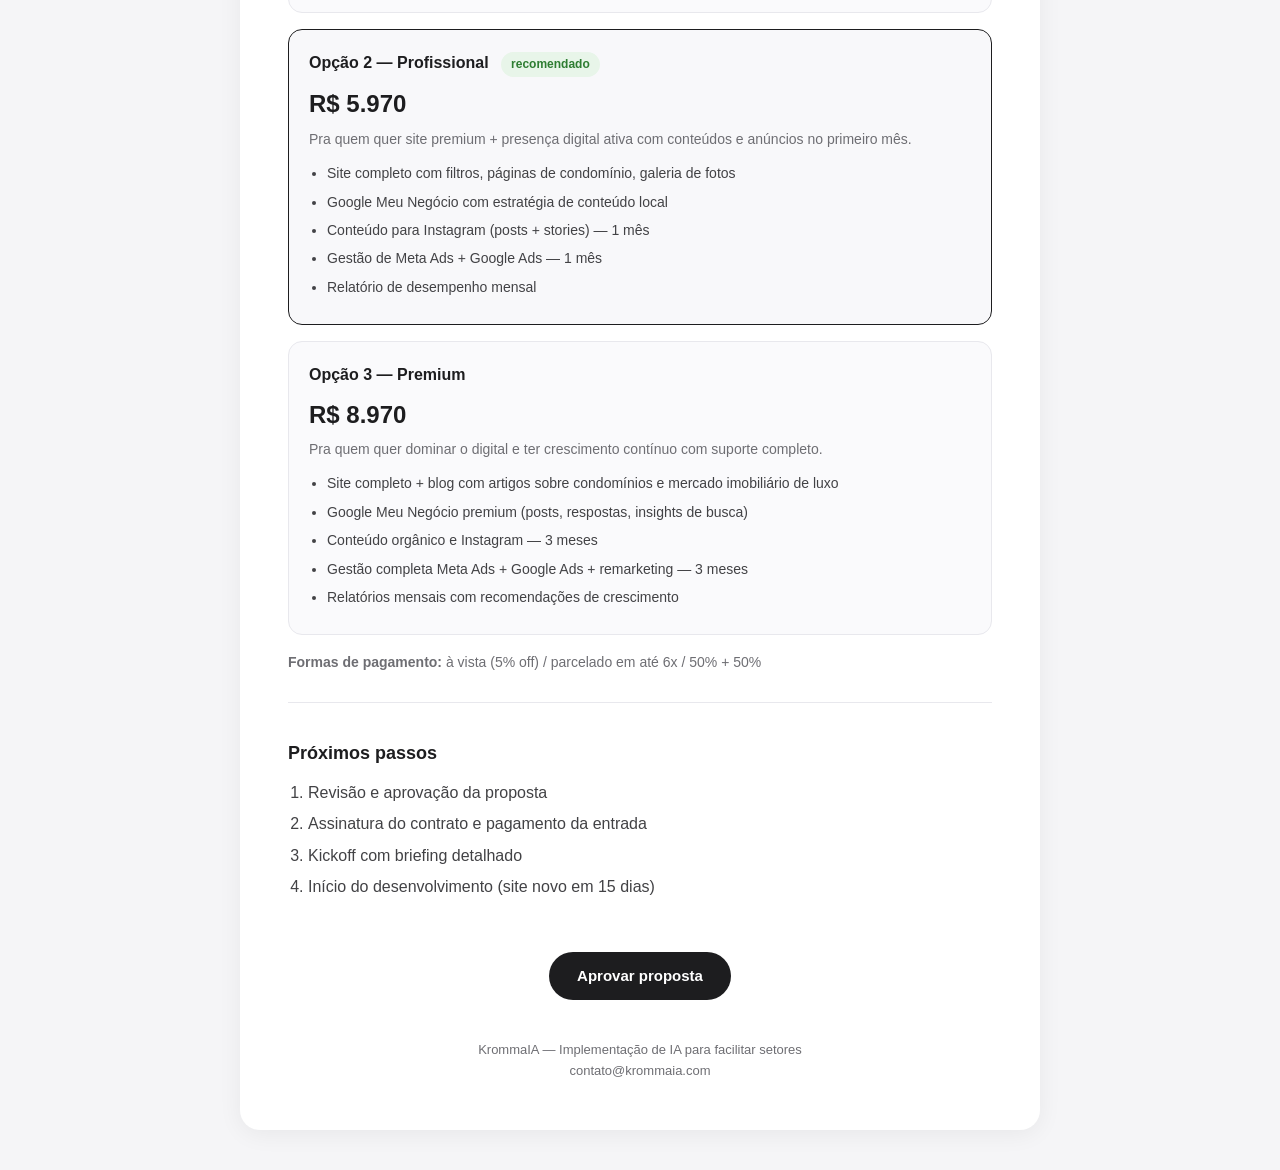
<file: clientes/amo-a-praia/proposta.html>
<!DOCTYPE html>
<html lang="pt-BR">
<head>
  <meta charset="UTF-8">
  <meta name="viewport" content="width=device-width, initial-scale=1.0">
  <title>Proposta — Amo a Praia Imóveis</title>
  <style>
    * { margin: 0; padding: 0; box-sizing: border-box; }
    body {
      font-family: 'Segoe UI', -apple-system, sans-serif;
      background: #f5f5f7;
      color: #1d1d1f;
      line-height: 1.6;
      padding: 40px 20px;
    }
    .container { max-width: 800px; margin: 0 auto; background: #fff; border-radius: 20px; box-shadow: 0 4px 24px rgba(0,0,0,0.06); padding: 48px; }
    h1 { font-size: 28px; font-weight: 700; margin-bottom: 4px; color: #1d1d1f; }
    .meta { color: #6e6e73; font-size: 14px; margin-bottom: 32px; }
    .meta strong { color: #1d1d1f; }
    h2 { font-size: 18px; font-weight: 600; margin: 36px 0 12px; color: #1d1d1f; }
    h3 { font-size: 16px; font-weight: 600; margin: 24px 0 8px; color: #1d1d1f; }
    p { margin-bottom: 12px; color: #424245; }
    hr { border: none; border-top: 1px solid #e8e8ed; margin: 28px 0; }
    .highlight { background: #f5f5ff; border-radius: 12px; padding: 20px; margin: 20px 0; }
    table { width: 100%; border-collapse: collapse; margin: 16px 0; }
    th, td { text-align: left; padding: 10px 14px; border-bottom: 1px solid #e8e8ed; font-size: 14px; }
    th { font-weight: 600; color: #1d1d1f; background: #f5f5f7; }
    .option { background: #fafafc; border-radius: 14px; padding: 20px; margin: 16px 0; border: 1px solid #e8e8ed; }
    .option h3 { margin-top: 0; }
    .option .price { font-size: 24px; font-weight: 700; color: #1d1d1f; }
    .option .tag { display: inline-block; font-size: 12px; font-weight: 600; padding: 3px 10px; border-radius: 20px; margin-left: 8px; }
    .tag-recomended { background: #e8f5e9; color: #2e7d32; }
    .option ul { margin: 12px 0 0 18px; color: #424245; font-size: 14px; }
    .option ul li { margin-bottom: 6px; }
    .cta { display: inline-block; background: #1d1d1f; color: #fff; padding: 12px 28px; border-radius: 40px; text-decoration: none; font-weight: 600; font-size: 15px; margin-top: 24px; }
    .cta:hover { background: #2d2d2f; }
    .footer { margin-top: 40px; font-size: 13px; color: #6e6e73; text-align: center; }
    ul.entregaveis { list-style: none; margin: 12px 0; }
    ul.entregaveis li { padding: 6px 0 6px 28px; position: relative; font-size: 14px; color: #424245; }
    ul.entregaveis li::before { content: "□"; position: absolute; left: 0; color: #1d1d1f; font-size: 16px; }
    @media (max-width: 600px) {
      .container { padding: 24px 16px; }
      h1 { font-size: 22px; }
    }
  </style>
</head>
<body>
  <div class="container">
    <h1>Proposta — Amo a Praia Imóveis</h1>
    <p class="meta">
      <strong>Preparado por:</strong> KrommaIA &nbsp;|&nbsp; <strong>Data:</strong> 21/07/2026<br>
      <strong>Cliente:</strong> amoapraia.com.br &nbsp;|&nbsp; simamoapraia@gmail.com &nbsp;|&nbsp; (51) 99750-1482
    </p>

    <hr>

    <h2>Resumo executivo</h2>
    <p>Proposta de transformação digital completa para a Amo a Praia Imóveis — <strong>site novo do zero</strong>, estratégia de Google Meu Negócio, conteúdos de alto padrão e campanhas pagas no Meta Ads e Google Ads. Tudo desenhado para imóveis de luxo em condomínios fechados de Xangri-Lá e litoral norte.</p>

    <hr>

    <h2>Entendimento do desafio</h2>
    <p>A Amo a Praia Imóveis já atua no mercado de alto padrão com imóveis de <strong>R$ 2,9M a R$ 19,9M</strong> em condomínios como Amare Home Resort, Enseada Lagos, Condado de Capão e outros. O site atual (plataforma agil.net) atende o básico, mas um site novo, sob medida, vai elevar a percepção de valor da marca, destacar cada imóvel e condomínio com curadoria visual, e criar uma máquina de captação de leads qualificados via anúncios e conteúdo orgânico.</p>

    <hr>

    <h2>Escopo do projeto</h2>

    <h3>Entregáveis</h3>
    <ul class="entregaveis">
      <li>Site novo do zero com vitrine de imóveis, filtros e páginas de condomínio</li>
      <li>Google Meu Negócio otimizado com fotos, posts e estratégia local</li>
      <li>Conteúdos para site e redes sociais (Instagram focado em imóveis de luxo)</li>
      <li>Estrutura e gestão de campanhas Meta Ads (Instagram + Facebook)</li>
      <li>Estrutura e gestão de campanhas Google Ads (Search + Display + Remarketing)</li>
    </ul>

    <h3>Cronograma estimado</h3>
    <table>
      <tr><th>Fase</th><th>Duração</th><th>Entregas</th></tr>
      <tr><td>Site novo + GMN</td><td>15 dias</td><td>Site no ar com imóveis, condomínios, filtros</td></tr>
      <tr><td>Conteúdo + identidade visual</td><td>7 dias</td><td>Textos, fotos, calendário editorial</td></tr>
      <tr><td>Campanhas Meta + Google</td><td>5 dias</td><td>Contas criadas, campanhas no ar</td></tr>
      <tr><td>Ajustes finos</td><td>5 dias</td><td>Otimização com base nos primeiros dados</td></tr>
    </table>

    <hr>

    <h2>Investimento</h2>

    <div class="option">
      <h3>Opção 1 — Essencial</h3>
      <div class="price">R$ 2.970</div>
      <p style="font-size:14px;color:#6e6e73;margin:4px 0 12px;">Ideal pra quem quer sair da plataforma genérica e ter um site profissional com presença local fortalecida.</p>
      <ul>
        <li>Site novo do zero (página inicial + imóveis + condomínios + contato)</li>
        <li>Google Meu Negócio completo (fotos, posts, respostas)</li>
        <li>Setup de campanhas Meta Ads + Google Ads</li>
        <li>Suporte de 15 dias</li>
      </ul>
    </div>

    <div class="option" style="border-color:#1d1d1f;background:#f8f8fa;">
      <h3>Opção 2 — Profissional <span class="tag tag-recomended">recomendado</span></h3>
      <div class="price">R$ 5.970</div>
      <p style="font-size:14px;color:#6e6e73;margin:4px 0 12px;">Pra quem quer site premium + presença digital ativa com conteúdos e anúncios no primeiro mês.</p>
      <ul>
        <li>Site completo com filtros, páginas de condomínio, galeria de fotos</li>
        <li>Google Meu Negócio com estratégia de conteúdo local</li>
        <li>Conteúdo para Instagram (posts + stories) — 1 mês</li>
        <li>Gestão de Meta Ads + Google Ads — 1 mês</li>
        <li>Relatório de desempenho mensal</li>
      </ul>
    </div>

    <div class="option">
      <h3>Opção 3 — Premium</h3>
      <div class="price">R$ 8.970</div>
      <p style="font-size:14px;color:#6e6e73;margin:4px 0 12px;">Pra quem quer dominar o digital e ter crescimento contínuo com suporte completo.</p>
      <ul>
        <li>Site completo + blog com artigos sobre condomínios e mercado imobiliário de luxo</li>
        <li>Google Meu Negócio premium (posts, respostas, insights de busca)</li>
        <li>Conteúdo orgânico e Instagram — 3 meses</li>
        <li>Gestão completa Meta Ads + Google Ads + remarketing — 3 meses</li>
        <li>Relatórios mensais com recomendações de crescimento</li>
      </ul>
    </div>

    <p style="font-size:14px;color:#6e6e73;"><strong>Formas de pagamento:</strong> à vista (5% off) / parcelado em até 6x / 50% + 50%</p>

    <hr>

    <h2>Próximos passos</h2>
    <ol style="margin-left:20px;color:#424245;">
      <li style="margin-bottom:6px;">Revisão e aprovação da proposta</li>
      <li style="margin-bottom:6px;">Assinatura do contrato e pagamento da entrada</li>
      <li style="margin-bottom:6px;">Kickoff com briefing detalhado</li>
      <li style="margin-bottom:6px;">Início do desenvolvimento (site novo em 15 dias)</li>
    </ol>

    <p style="margin-top:28px;text-align:center;">
      <a href="#" class="cta">Aprovar proposta</a>
    </p>

    <div class="footer">
      KrommaIA — Implementação de IA para facilitar setores<br>
      contato@krommaia.com
    </div>
  </div>
</body>
</html>
</file>
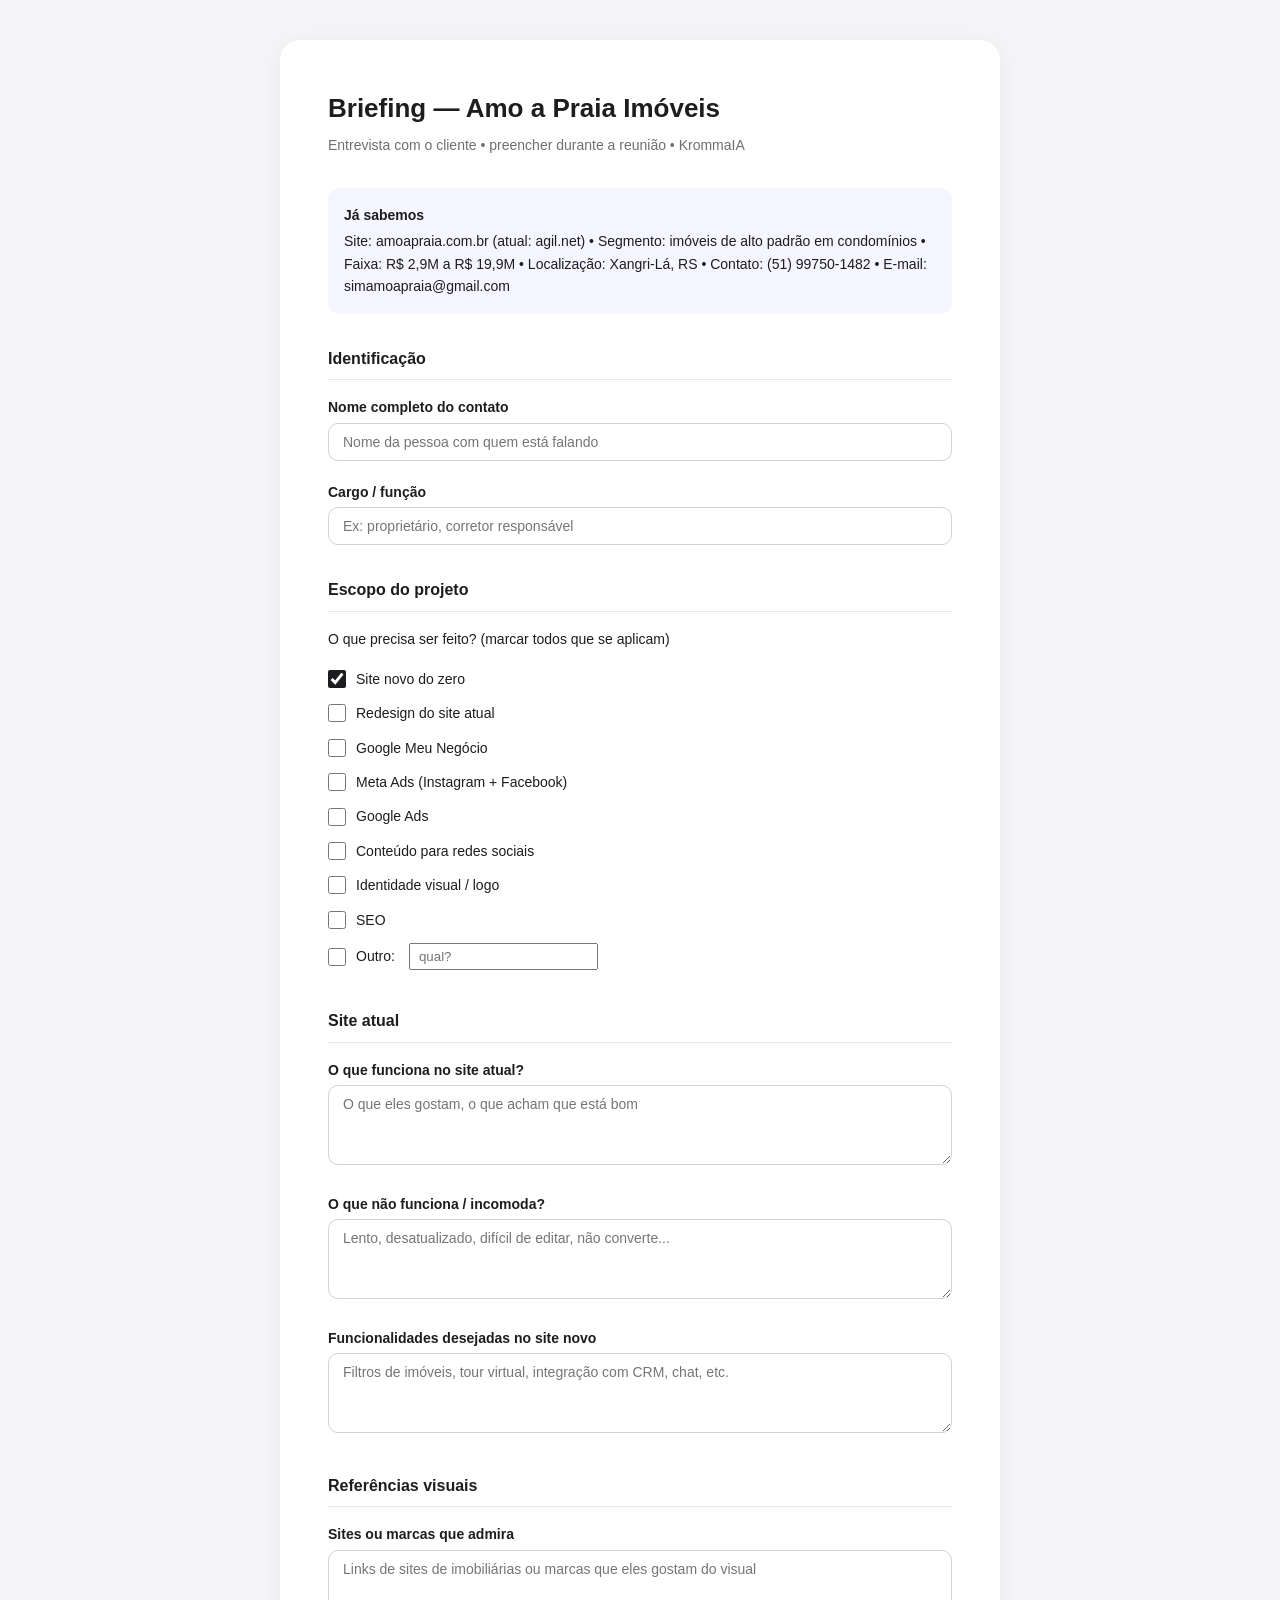
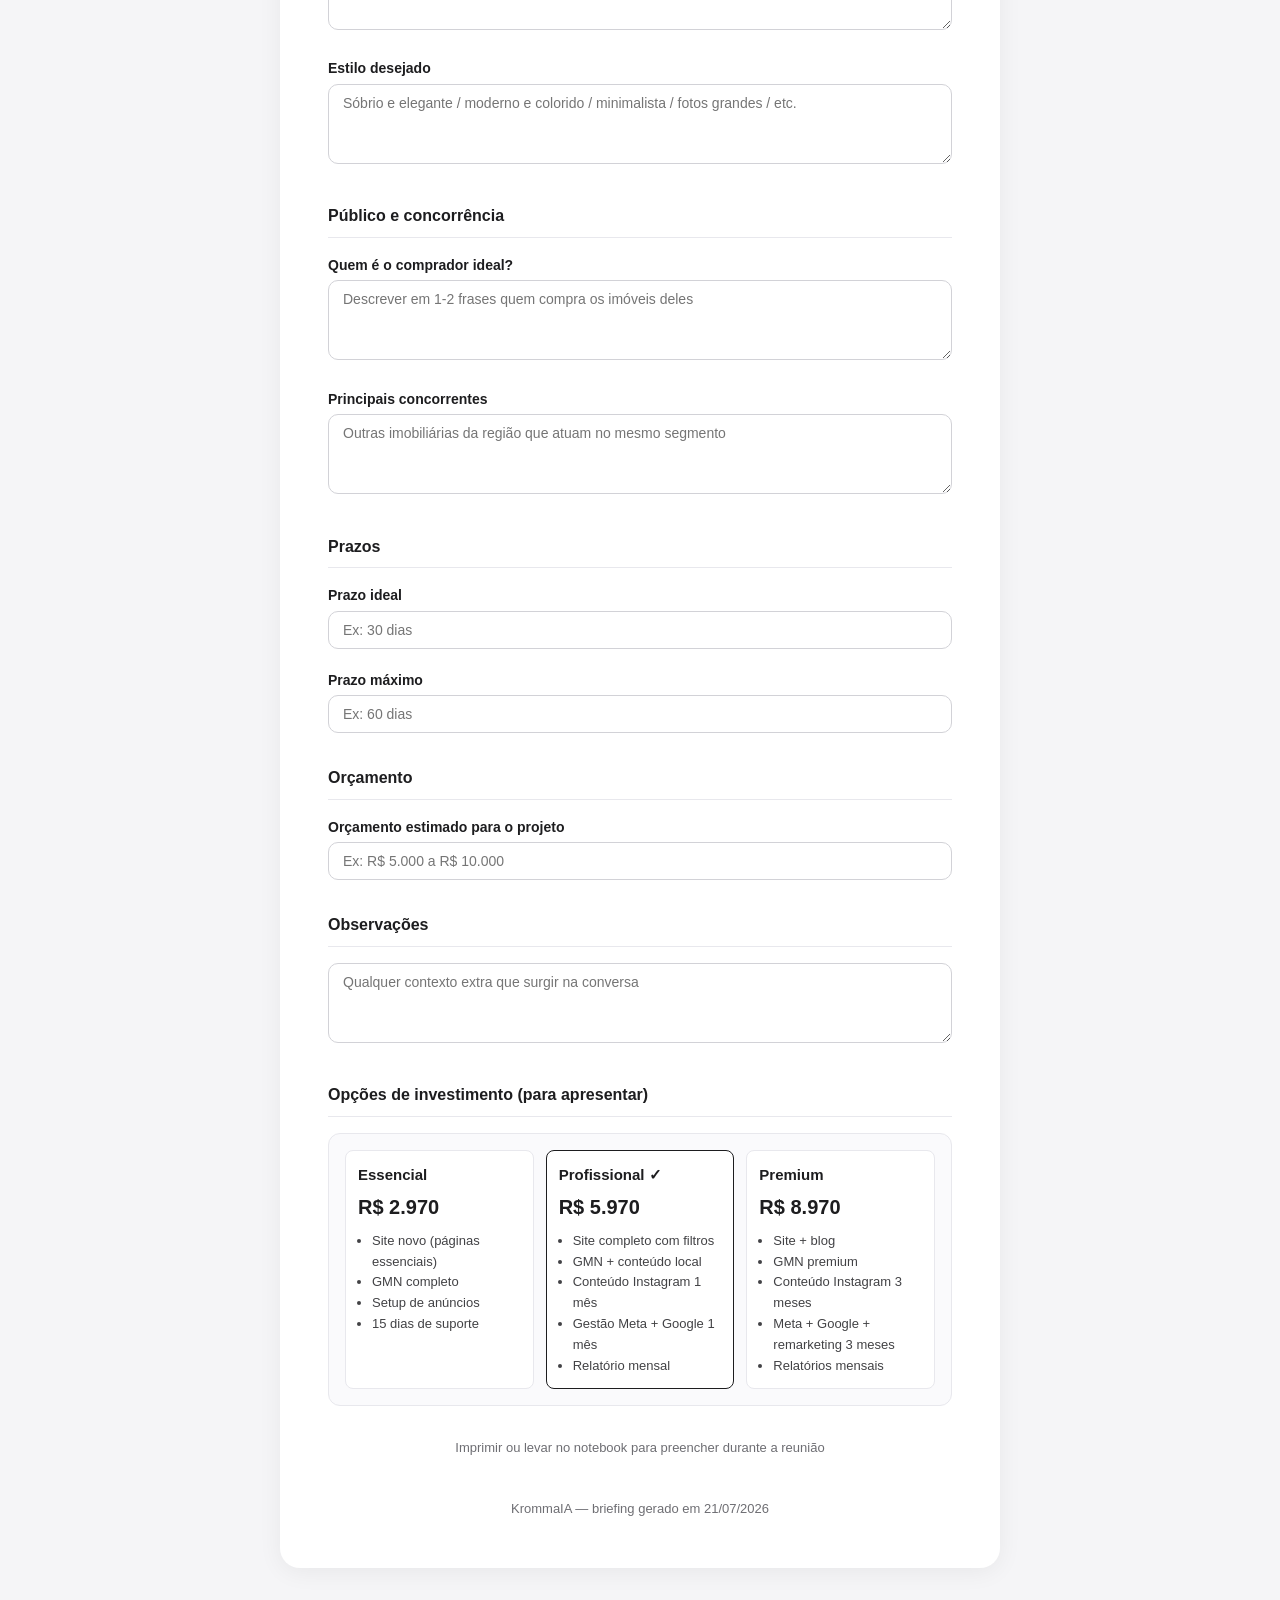
<file: clientes/amo-a-praia/briefing/briefing-amo-a-praia.html>
<!DOCTYPE html>
<html lang="pt-BR">
<head>
  <meta charset="UTF-8">
  <meta name="viewport" content="width=device-width, initial-scale=1.0">
  <title>Briefing — Amo a Praia Imóveis</title>
  <style>
    * { margin: 0; padding: 0; box-sizing: border-box; }
    body {
      font-family: 'Segoe UI', -apple-system, sans-serif;
      background: #f5f5f7;
      color: #1d1d1f;
      line-height: 1.6;
      padding: 40px 20px;
    }
    .container { max-width: 720px; margin: 0 auto; background: #fff; border-radius: 20px; box-shadow: 0 4px 24px rgba(0,0,0,0.06); padding: 48px; }
    h1 { font-size: 26px; font-weight: 700; margin-bottom: 4px; }
    .sub { color: #6e6e73; font-size: 14px; margin-bottom: 32px; }
    h2 { font-size: 16px; font-weight: 600; margin: 32px 0 16px; padding-bottom: 8px; border-bottom: 1px solid #e8e8ed; }
    .field { margin-bottom: 20px; }
    .field label { display: block; font-weight: 600; font-size: 14px; margin-bottom: 4px; color: #1d1d1f; }
    .field .hint { font-size: 12px; color: #6e6e73; margin-bottom: 6px; }
    .field input, .field textarea { width: 100%; padding: 10px 14px; border: 1px solid #d2d2d7; border-radius: 10px; font-size: 14px; font-family: inherit; }
    .field textarea { min-height: 80px; resize: vertical; }
    .field input:focus, .field textarea:focus { outline: none; border-color: #1d1d1f; }
    .checklist { margin: 12px 0; }
    .checklist label { display: flex; align-items: center; gap: 10px; font-weight: 400; font-size: 14px; padding: 6px 0; cursor: pointer; }
    .checklist input[type="checkbox"] { width: 18px; height: 18px; accent-color: #1d1d1f; }
    .info-box { background: #f5f5ff; border-radius: 12px; padding: 16px; margin: 20px 0; font-size: 14px; }
    .info-box strong { display: block; margin-bottom: 4px; }
    .btn { display: inline-block; background: #1d1d1f; color: #fff; padding: 12px 28px; border-radius: 40px; border: none; font-weight: 600; font-size: 15px; cursor: pointer; margin-top: 8px; }
    .btn:hover { background: #2d2d2f; }
    .btn-secondary { background: transparent; color: #1d1d1f; border: 1px solid #d2d2d7; margin-left: 8px; }
    .btn-secondary:hover { background: #f5f5f7; }
    .footer { margin-top: 40px; font-size: 13px; color: #6e6e73; text-align: center; }
  </style>
</head>
<body>
  <div class="container">
    <h1>Briefing — Amo a Praia Imóveis</h1>
    <p class="sub">Entrevista com o cliente &bull; preencher durante a reunião &bull; KrommaIA</p>

    <div class="info-box">
      <strong>Já sabemos</strong>
      Site: amoapraia.com.br (atual: agil.net) &bull; Segmento: imóveis de alto padrão em condomínios &bull; Faixa: R$ 2,9M a R$ 19,9M &bull; Localização: Xangri-Lá, RS &bull; Contato: (51) 99750-1482 &bull; E-mail: simamoapraia@gmail.com
    </div>

    <h2>Identificação</h2>

    <div class="field">
      <label>Nome completo do contato</label>
      <input type="text" placeholder="Nome da pessoa com quem está falando">
    </div>

    <div class="field">
      <label>Cargo / função</label>
      <input type="text" placeholder="Ex: proprietário, corretor responsável">
    </div>

    <h2>Escopo do projeto</h2>

    <p style="font-size:14px;margin-bottom:8px;">O que precisa ser feito? (marcar todos que se aplicam)</p>
    <div class="checklist">
      <label><input type="checkbox" checked> Site novo do zero</label>
      <label><input type="checkbox"> Redesign do site atual</label>
      <label><input type="checkbox"> Google Meu Negócio</label>
      <label><input type="checkbox"> Meta Ads (Instagram + Facebook)</label>
      <label><input type="checkbox"> Google Ads</label>
      <label><input type="checkbox"> Conteúdo para redes sociais</label>
      <label><input type="checkbox"> Identidade visual / logo</label>
      <label><input type="checkbox"> SEO</label>
      <label><input type="checkbox"> Outro: <input type="text" style="width:auto;display:inline-block;margin-left:4px;padding:4px 8px;" placeholder="qual?"></label>
    </div>

    <h2>Site atual</h2>

    <div class="field">
      <label>O que funciona no site atual?</label>
      <textarea placeholder="O que eles gostam, o que acham que está bom"></textarea>
    </div>

    <div class="field">
      <label>O que não funciona / incomoda?</label>
      <textarea placeholder="Lento, desatualizado, difícil de editar, não converte..."></textarea>
    </div>

    <div class="field">
      <label>Funcionalidades desejadas no site novo</label>
      <textarea placeholder="Filtros de imóveis, tour virtual, integração com CRM, chat, etc."></textarea>
    </div>

    <h2>Referências visuais</h2>

    <div class="field">
      <label>Sites ou marcas que admira</label>
      <textarea placeholder="Links de sites de imobiliárias ou marcas que eles gostam do visual"></textarea>
    </div>

    <div class="field">
      <label>Estilo desejado</label>
      <textarea placeholder="Sóbrio e elegante / moderno e colorido / minimalista / fotos grandes / etc."></textarea>
    </div>

    <h2>Público e concorrência</h2>

    <div class="field">
      <label>Quem é o comprador ideal?</label>
      <textarea placeholder="Descrever em 1-2 frases quem compra os imóveis deles"></textarea>
    </div>

    <div class="field">
      <label>Principais concorrentes</label>
      <textarea placeholder="Outras imobiliárias da região que atuam no mesmo segmento"></textarea>
    </div>

    <h2>Prazos</h2>

    <div class="field">
      <label>Prazo ideal</label>
      <input type="text" placeholder="Ex: 30 dias">
    </div>

    <div class="field">
      <label>Prazo máximo</label>
      <input type="text" placeholder="Ex: 60 dias">
    </div>

    <h2>Orçamento</h2>

    <div class="field">
      <label>Orçamento estimado para o projeto</label>
      <input type="text" placeholder="Ex: R$ 5.000 a R$ 10.000">
    </div>

    <h2>Observações</h2>

    <div class="field">
      <textarea placeholder="Qualquer contexto extra que surgir na conversa"></textarea>
    </div>

    <h2>Opções de investimento (para apresentar)</h2>

    <div class="field" style="background:#fafafc;padding:16px;border-radius:12px;border:1px solid #e8e8ed;">
      <div style="display:grid;grid-template-columns:1fr 1fr 1fr;gap:12px;font-size:13px;">
        <div style="background:#fff;padding:12px;border-radius:8px;border:1px solid #e8e8ed;">
          <strong style="font-size:15px;">Essencial</strong>
          <div style="font-size:20px;font-weight:700;margin:4px 0;">R$ 2.970</div>
          <ul style="margin:8px 0 0 14px;color:#424245;">
            <li>Site novo (páginas essenciais)</li>
            <li>GMN completo</li>
            <li>Setup de anúncios</li>
            <li>15 dias de suporte</li>
          </ul>
        </div>
        <div style="background:#fff;padding:12px;border-radius:8px;border:1px solid #1d1d1f;">
          <strong style="font-size:15px;">Profissional ✓</strong>
          <div style="font-size:20px;font-weight:700;margin:4px 0;">R$ 5.970</div>
          <ul style="margin:8px 0 0 14px;color:#424245;">
            <li>Site completo com filtros</li>
            <li>GMN + conteúdo local</li>
            <li>Conteúdo Instagram 1 mês</li>
            <li>Gestão Meta + Google 1 mês</li>
            <li>Relatório mensal</li>
          </ul>
        </div>
        <div style="background:#fff;padding:12px;border-radius:8px;border:1px solid #e8e8ed;">
          <strong style="font-size:15px;">Premium</strong>
          <div style="font-size:20px;font-weight:700;margin:4px 0;">R$ 8.970</div>
          <ul style="margin:8px 0 0 14px;color:#424245;">
            <li>Site + blog</li>
            <li>GMN premium</li>
            <li>Conteúdo Instagram 3 meses</li>
            <li>Meta + Google + remarketing 3 meses</li>
            <li>Relatórios mensais</li>
          </ul>
        </div>
      </div>
    </div>

    <div style="text-align:center;margin-top:32px;">
      <p style="font-size:13px;color:#6e6e73;">Imprimir ou levar no notebook para preencher durante a reunião</p>
    </div>

    <div class="footer">
      KrommaIA &mdash; briefing gerado em 21/07/2026
    </div>
  </div>
</body>
</html>
</file>
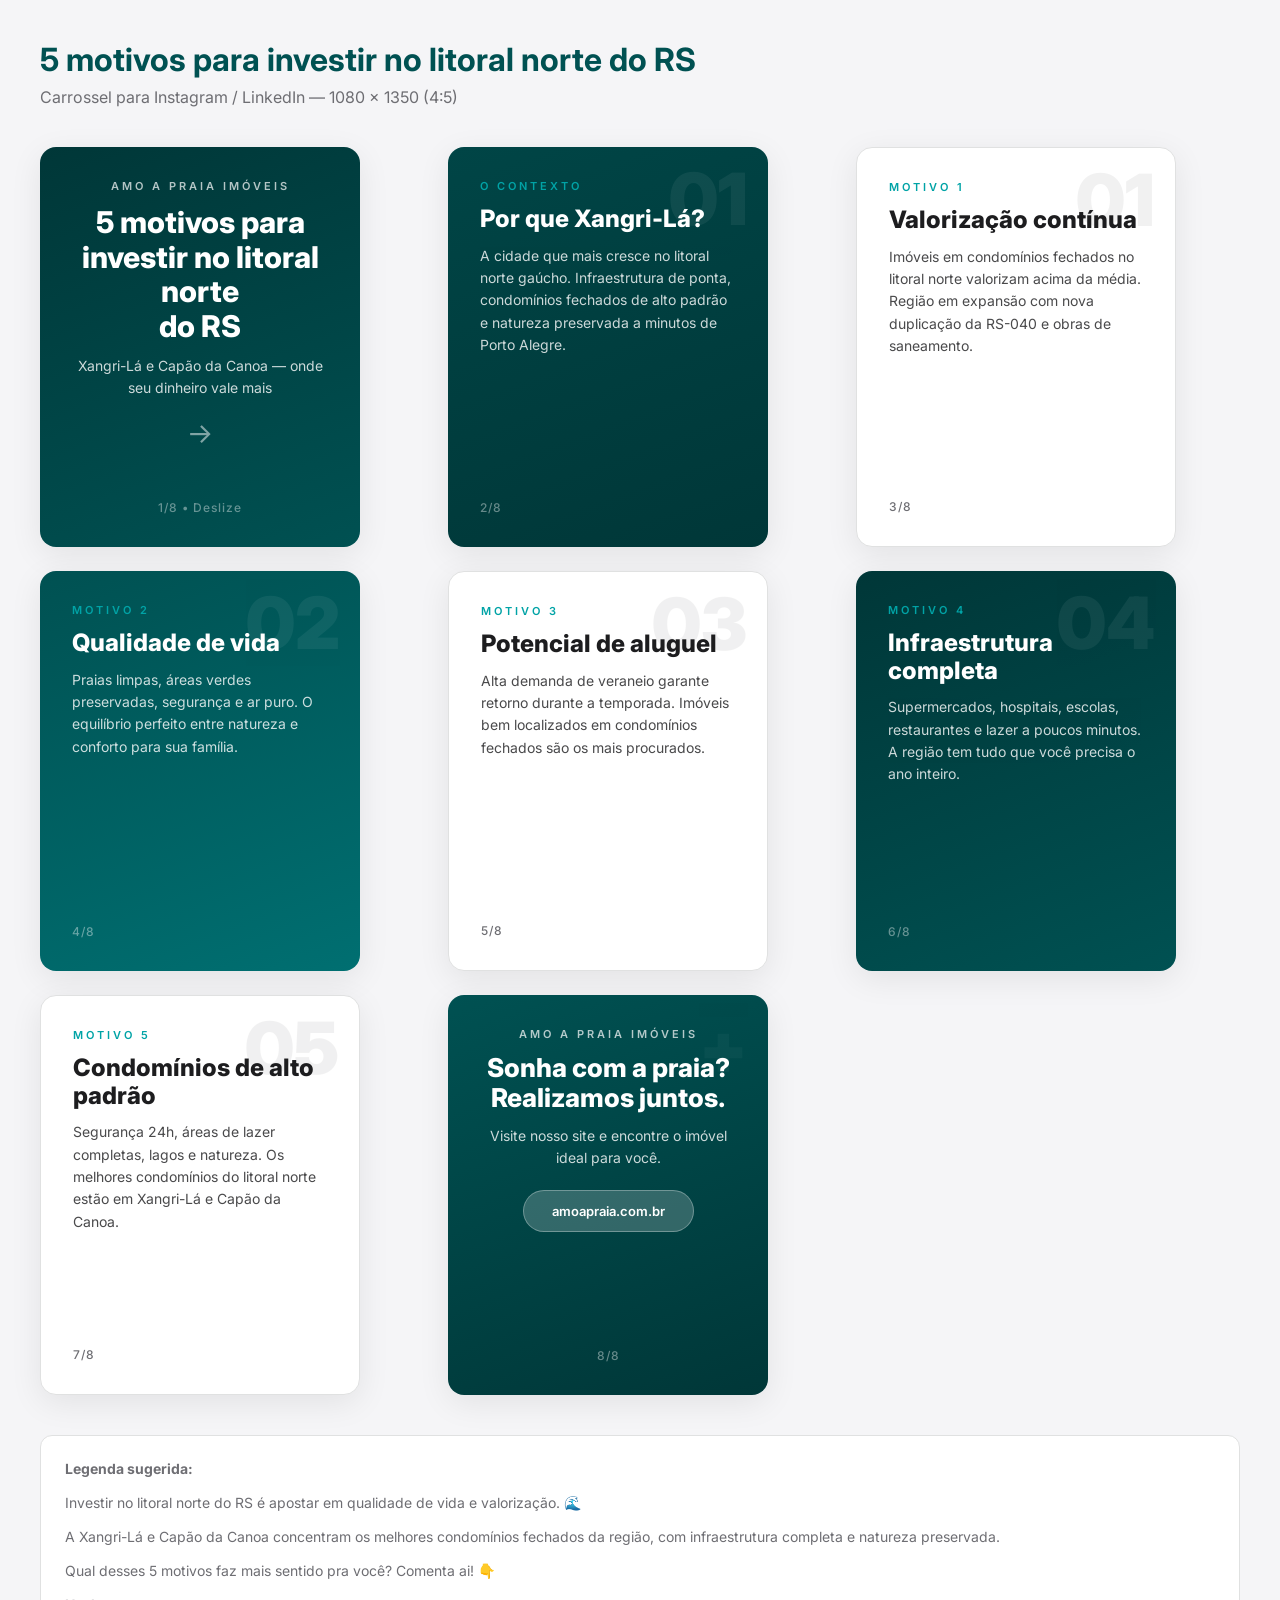
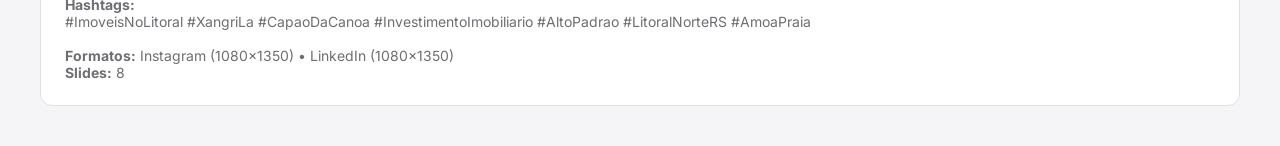
<file: clientes/amo-a-praia/conteudo/carrossel-investir-litoral.html>
<!DOCTYPE html>
<html lang="pt-BR">
<head>
  <meta charset="UTF-8">
  <meta name="viewport" content="width=device-width, initial-scale=1.0">
  <title>Carrossel — 5 motivos para investir no litoral norte</title>
  <link rel="preconnect" href="https://fonts.googleapis.com">
  <link rel="preconnect" href="https://fonts.gstatic.com" crossorigin>
  <link href="https://fonts.googleapis.com/css2?family=Inter:wght@400;500;600;700;800;900&display=swap" rel="stylesheet">
  <style>
    * { margin: 0; padding: 0; box-sizing: border-box; }
    body {
      font-family: 'Inter', sans-serif;
      background: #f5f5f7;
      padding: 40px;
    }
    .carrossel-wrapper {
      max-width: 1200px;
      margin: 0 auto;
    }
    h1 {
      font-size: 32px;
      font-weight: 700;
      color: #005152;
      margin-bottom: 8px;
    }
    .sub {
      font-size: 16px;
      color: #6e6e73;
      margin-bottom: 40px;
    }
    .slides-grid {
      display: grid;
      grid-template-columns: repeat(auto-fill, minmax(320px, 1fr));
      gap: 24px;
    }
    .slide {
      width: 320px;
      height: 400px;
      border-radius: 16px;
      overflow: hidden;
      display: flex;
      flex-direction: column;
      position: relative;
      box-shadow: 0 8px 32px rgba(0,0,0,0.08);
    }
    .slide-inner {
      width: 100%;
      height: 100%;
      display: flex;
      flex-direction: column;
      justify-content: center;
      padding: 32px;
      position: relative;
    }
    .slide-num {
      font-size: 72px;
      font-weight: 900;
      opacity: 0.06;
      position: absolute;
      top: 16px;
      right: 20px;
      line-height: 1;
      pointer-events: none;
    }
    .slide-tag {
      font-size: 11px;
      font-weight: 600;
      letter-spacing: 3px;
      text-transform: uppercase;
      margin-bottom: 12px;
    }
    .slide h2 {
      font-size: 24px;
      font-weight: 800;
      line-height: 1.15;
      margin-bottom: 12px;
    }
    .slide p {
      font-size: 14px;
      line-height: 1.6;
      opacity: 0.8;
    }
    .slide-indicator {
      font-size: 12px;
      font-weight: 500;
      letter-spacing: 1px;
      margin-top: auto;
      padding-top: 16px;
    }
    .slide .cta-btn {
      display: inline-block;
      margin-top: 20px;
      padding: 12px 28px;
      border-radius: 40px;
      font-weight: 600;
      font-size: 13px;
      text-decoration: none;
      text-align: center;
      transition: all 0.3s;
    }

    /* Theme dark */
    .theme-dark { color: #fff; }
    .theme-dark .slide-tag { color: #00a3a6; }
    .theme-dark .slide-indicator { color: rgba(255,255,255,0.4); }
    .theme-dark .cta-btn { background: #00a3a6; color: #fff; }

    /* Theme light */
    .theme-light { color: #1d1d1f; }
    .theme-light .slide-tag { color: #00a3a6; }
    .theme-light .slide-indicator { color: #6e6e73; }
    .theme-light .cta-btn { background: #005152; color: #fff; }

    /* Theme accent */
    .theme-accent { color: #fff; }
    .theme-accent .slide-tag { color: rgba(255,255,255,0.7); }
    .theme-accent .slide-indicator { color: rgba(255,255,255,0.4); }
    .theme-accent .cta-btn { background: rgba(255,255,255,0.2); color: #fff; border: 1px solid rgba(255,255,255,0.3); }

    .swipe-arrow {
      font-size: 28px;
      opacity: 0.5;
      margin-top: 16px;
    }

    @media (max-width: 768px) {
      body { padding: 20px; }
      .slides-grid { grid-template-columns: 1fr; justify-items: center; }
    }
  </style>
</head>
<body>
  <div class="carrossel-wrapper">
    <h1>5 motivos para investir no litoral norte do RS</h1>
    <p class="sub">Carrossel para Instagram / LinkedIn &mdash; 1080 &times; 1350 (4:5)</p>
    <div class="slides-grid">

      <!-- Slide 1: Hook -->
      <div class="slide theme-accent" style="background:linear-gradient(160deg,#003738,#005152);">
        <div class="slide-inner" style="align-items:center;text-align:center;">
          <span class="slide-tag">Amo a Praia Im&oacute;veis</span>
          <h2 style="font-size:30px;">5 motivos para investir no litoral norte<br>do RS</h2>
          <p>Xangri-L&aacute; e Cap&atilde;o da Canoa — onde seu dinheiro vale mais</p>
          <div class="swipe-arrow">&rarr;</div>
          <div class="slide-indicator">1/8 &bull; Deslize</div>
        </div>
      </div>

      <!-- Slide 2: Context -->
      <div class="slide theme-dark" style="background:linear-gradient(160deg,#004546,#003738);">
        <div class="slide-inner">
          <span class="slide-num">01</span>
          <span class="slide-tag">O contexto</span>
          <h2>Por que Xangri-L&aacute;?</h2>
          <p>A cidade que mais cresce no litoral norte ga&uacute;cho. Infraestrutura de ponta, condom&iacute;nios fechados de alto padr&atilde;o e natureza preservada a minutos de Porto Alegre.</p>
          <div class="slide-indicator">2/8</div>
        </div>
      </div>

      <!-- Slide 3: Reason 1 -->
      <div class="slide theme-light" style="background:#fff;border:1px solid #e0e1e1;">
        <div class="slide-inner">
          <span class="slide-num">01</span>
          <span class="slide-tag">Motivo 1</span>
          <h2>Valoriza&ccedil;&atilde;o cont&iacute;nua</h2>
          <p>Im&oacute;veis em condom&iacute;nios fechados no litoral norte valorizam acima da m&eacute;dia. Regi&atilde;o em expans&atilde;o com nova duplica&ccedil;&atilde;o da RS-040 e obras de saneamento.</p>
          <div class="slide-indicator">3/8</div>
        </div>
      </div>

      <!-- Slide 4: Reason 2 -->
      <div class="slide theme-dark" style="background:linear-gradient(160deg,#005152,#006f71);">
        <div class="slide-inner">
          <span class="slide-num">02</span>
          <span class="slide-tag">Motivo 2</span>
          <h2>Qualidade de vida</h2>
          <p>Praias limpas, &aacute;reas verdes preservadas, seguran&ccedil;a e ar puro. O equil&iacute;brio perfeito entre natureza e conforto para sua fam&iacute;lia.</p>
          <div class="slide-indicator">4/8</div>
        </div>
      </div>

      <!-- Slide 5: Reason 3 -->
      <div class="slide theme-light" style="background:#fff;border:1px solid #e0e1e1;">
        <div class="slide-inner">
          <span class="slide-num">03</span>
          <span class="slide-tag">Motivo 3</span>
          <h2>Potencial de aluguel</h2>
          <p>Alta demanda de veraneio garante retorno durante a temporada. Im&oacute;veis bem localizados em condom&iacute;nios fechados s&atilde;o os mais procurados.</p>
          <div class="slide-indicator">5/8</div>
        </div>
      </div>

      <!-- Slide 6: Reason 4 -->
      <div class="slide theme-dark" style="background:linear-gradient(160deg,#003738,#005152);">
        <div class="slide-inner">
          <span class="slide-num">04</span>
          <span class="slide-tag">Motivo 4</span>
          <h2>Infraestrutura completa</h2>
          <p>Supermercados, hospitais, escolas, restaurantes e lazer a poucos minutos. A regi&atilde;o tem tudo que voc&ecirc; precisa o ano inteiro.</p>
          <div class="slide-indicator">6/8</div>
        </div>
      </div>

      <!-- Slide 7: Reason 5 -->
      <div class="slide theme-light" style="background:#fff;border:1px solid #e0e1e1;">
        <div class="slide-inner">
          <span class="slide-num">05</span>
          <span class="slide-tag">Motivo 5</span>
          <h2>Condom&iacute;nios de alto padr&atilde;o</h2>
          <p>Seguran&ccedil;a 24h, &aacute;reas de lazer completas, lagos e natureza. Os melhores condom&iacute;nios do litoral norte est&atilde;o em Xangri-L&aacute; e Cap&atilde;o da Canoa.</p>
          <div class="slide-indicator">7/8</div>
        </div>
      </div>

      <!-- Slide 8: CTA -->
      <div class="slide theme-accent" style="background:linear-gradient(160deg,#005152,#003738);">
        <div class="slide-inner" style="align-items:center;text-align:center;">
          <span class="slide-num" style="opacity:0.03;">+</span>
          <span class="slide-tag">Amo a Praia Im&oacute;veis</span>
          <h2 style="font-size:26px;">Sonha com a praia?<br>Realizamos juntos.</h2>
          <p style="max-width:260px;">Visite nosso site e encontre o im&oacute;vel ideal para voc&ecirc;.</p>
          <a href="#" class="cta-btn">amoapraia.com.br</a>
          <div class="slide-indicator">8/8</div>
        </div>
      </div>

    </div>

    <div style="margin-top:40px;padding:24px;background:#fff;border-radius:12px;border:1px solid #e0e1e1;">
      <p style="font-size:14px;color:#6e6e73;"><strong>Legenda sugerida:</strong><br><br>
        Investir no litoral norte do RS &eacute; apostar em qualidade de vida e valoriza&ccedil;&atilde;o. 🌊<br><br>
        A Xangri-L&aacute; e Cap&atilde;o da Canoa concentram os melhores condom&iacute;nios fechados da regi&atilde;o, com infraestrutura completa e natureza preservada.<br><br>
        Qual desses 5 motivos faz mais sentido pra voc&ecirc;? Comenta ai! 👇<br><br>
        <strong>Hashtags:</strong><br>
        #ImoveisNoLitoral #XangriLa #CapaoDaCanoa #InvestimentoImobiliario #AltoPadrao #LitoralNorteRS #AmoaPraia<br><br>
        <strong>Formatos:</strong> Instagram (1080x1350) &bull; LinkedIn (1080x1350)<br>
        <strong>Slides:</strong> 8</p>
    </div>
  </div>
</body>
</html>
</file>
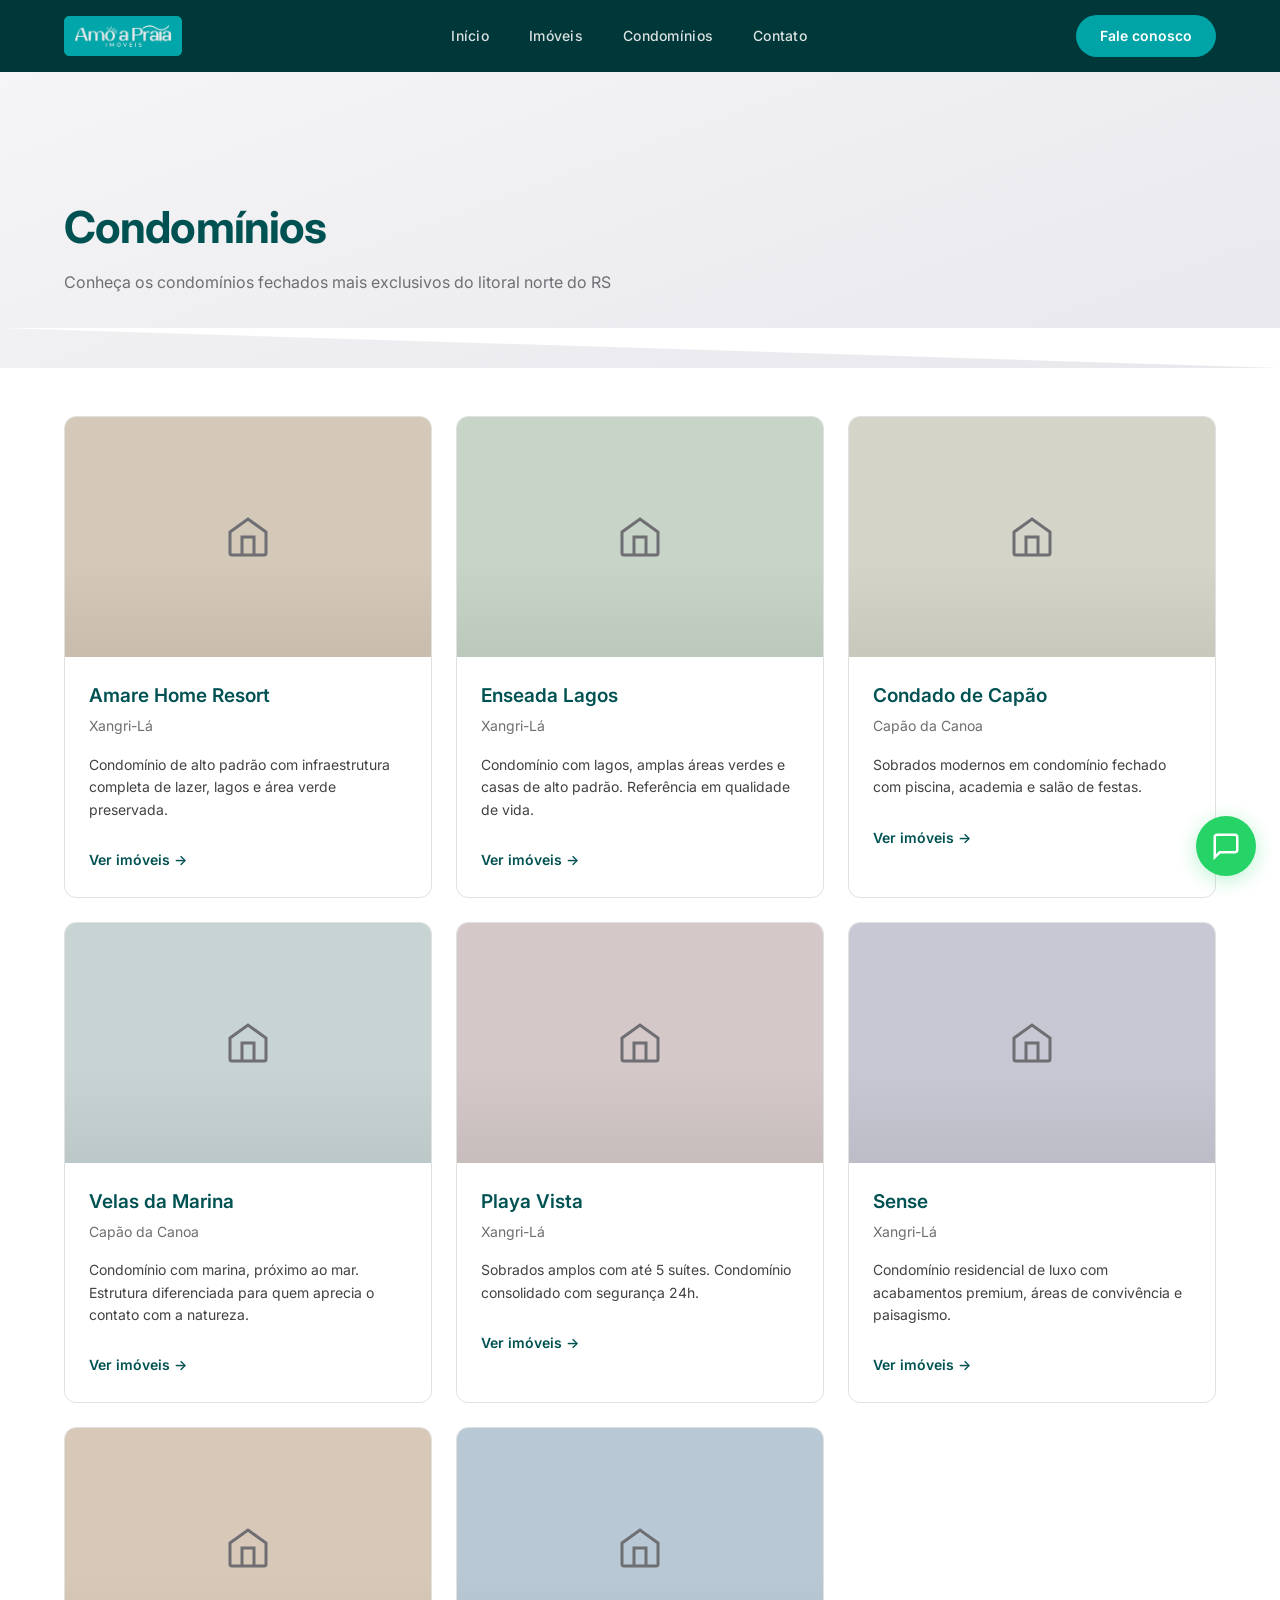
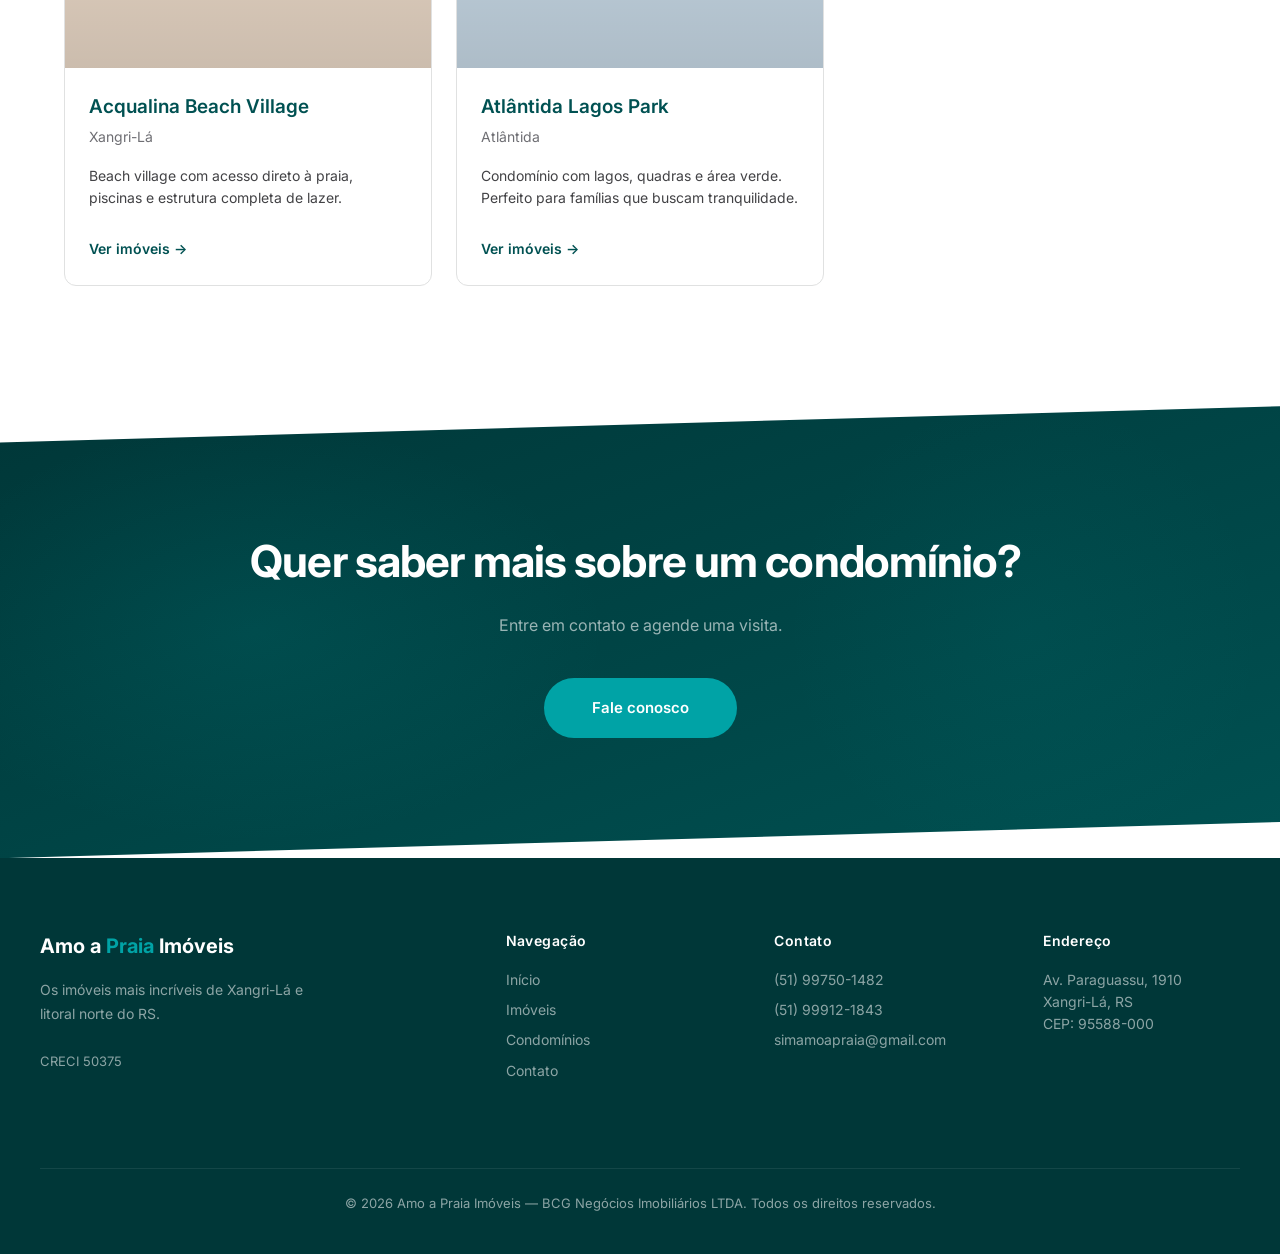
<file: clientes/amo-a-praia/site/condominios.html>
<!DOCTYPE html>
<html lang="pt-BR">
<head>
  <meta charset="UTF-8">
  <meta name="viewport" content="width=device-width, initial-scale=1.0">
  <title>Condomínios — Amo a Praia Imóveis</title>
  <meta name="description" content="Conheça os melhores condomínios fechados de Xangri-Lá e litoral norte: Amare, Enseada, Condado de Capão, Playa Vista, Sense e mais.">
  <link rel="preconnect" href="https://fonts.googleapis.com">
  <link rel="preconnect" href="https://fonts.gstatic.com" crossorigin>
  <link href="https://fonts.googleapis.com/css2?family=Inter:wght@400;500;600;700&display=swap" rel="stylesheet">
  <link rel="icon" href="img/favicon.webp">
  <link rel="stylesheet" href="css/style.css">
</head>
<body>
  <header class="header">
    <div class="container header-inner">
      <a href="/" class="logo"><img src="img/logo.webp" alt="Amo a Praia Imóveis"></a>
      <button class="menu-toggle" aria-label="Abrir menu">
        <svg viewBox="0 0 24 24" width="24" height="24" fill="none" stroke="currentColor" stroke-width="2"><path d="M3 6h18M3 12h18M3 18h18"/></svg>
      </button>
      <nav class="nav">
        <a href="index.html">Início</a>
        <a href="imoveis.html">Imóveis</a>
        <a href="condominios.html">Condomínios</a>
        <a href="contato.html">Contato</a>
      </nav>
      <a href="contato.html" class="header-cta">Fale conosco</a>
    </div>
  </header>

  <section class="page-header">
    <div class="container">
      <h1>Condomínios</h1>
      <p>Conheça os condomínios fechados mais exclusivos do litoral norte do RS</p>
    </div>
  </section>

  <section class="section" style="padding-top:48px;">
    <div class="container">
      <div class="properties-grid">
        <div class="property-card">
          <div class="property-card-img" style="background:#d4c8b8;">
            <svg viewBox="0 0 24 24" width="48" height="48" fill="none" stroke="#6e6e73" stroke-width="1.5"><path d="M3 9.5L12 3l9 6.5V20a1 1 0 01-1 1H4a1 1 0 01-1-1V9.5z"/><path d="M9 21V12h6v9"/></svg>
          </div>
          <div class="property-card-body">
            <h3>Amare Home Resort</h3>
            <p class="location">Xangri-Lá</p>
            <p style="font-size:14px;color:#424245;margin-bottom:12px;">Condomínio de alto padrão com infraestrutura completa de lazer, lagos e área verde preservada.</p>
            <a href="imoveis.html" class="property-card-link">Ver imóveis →</a>
          </div>
        </div>
        <div class="property-card">
          <div class="property-card-img" style="background:#c8d4c8;">
            <svg viewBox="0 0 24 24" width="48" height="48" fill="none" stroke="#6e6e73" stroke-width="1.5"><path d="M3 9.5L12 3l9 6.5V20a1 1 0 01-1 1H4a1 1 0 01-1-1V9.5z"/><path d="M9 21V12h6v9"/></svg>
          </div>
          <div class="property-card-body">
            <h3>Enseada Lagos</h3>
            <p class="location">Xangri-Lá</p>
            <p style="font-size:14px;color:#424245;margin-bottom:12px;">Condomínio com lagos, amplas áreas verdes e casas de alto padrão. Referência em qualidade de vida.</p>
            <a href="imoveis.html" class="property-card-link">Ver imóveis →</a>
          </div>
        </div>
        <div class="property-card">
          <div class="property-card-img" style="background:#d4d4c8;">
            <svg viewBox="0 0 24 24" width="48" height="48" fill="none" stroke="#6e6e73" stroke-width="1.5"><path d="M3 9.5L12 3l9 6.5V20a1 1 0 01-1 1H4a1 1 0 01-1-1V9.5z"/><path d="M9 21V12h6v9"/></svg>
          </div>
          <div class="property-card-body">
            <h3>Condado de Capão</h3>
            <p class="location">Capão da Canoa</p>
            <p style="font-size:14px;color:#424245;margin-bottom:12px;">Sobrados modernos em condomínio fechado com piscina, academia e salão de festas.</p>
            <a href="imoveis.html" class="property-card-link">Ver imóveis →</a>
          </div>
        </div>
        <div class="property-card">
          <div class="property-card-img" style="background:#c8d4d4;">
            <svg viewBox="0 0 24 24" width="48" height="48" fill="none" stroke="#6e6e73" stroke-width="1.5"><path d="M3 9.5L12 3l9 6.5V20a1 1 0 01-1 1H4a1 1 0 01-1-1V9.5z"/><path d="M9 21V12h6v9"/></svg>
          </div>
          <div class="property-card-body">
            <h3>Velas da Marina</h3>
            <p class="location">Capão da Canoa</p>
            <p style="font-size:14px;color:#424245;margin-bottom:12px;">Condomínio com marina, próximo ao mar. Estrutura diferenciada para quem aprecia o contato com a natureza.</p>
            <a href="imoveis.html" class="property-card-link">Ver imóveis →</a>
          </div>
        </div>
        <div class="property-card">
          <div class="property-card-img" style="background:#d4c8c8;">
            <svg viewBox="0 0 24 24" width="48" height="48" fill="none" stroke="#6e6e73" stroke-width="1.5"><path d="M3 9.5L12 3l9 6.5V20a1 1 0 01-1 1H4a1 1 0 01-1-1V9.5z"/><path d="M9 21V12h6v9"/></svg>
          </div>
          <div class="property-card-body">
            <h3>Playa Vista</h3>
            <p class="location">Xangri-Lá</p>
            <p style="font-size:14px;color:#424245;margin-bottom:12px;">Sobrados amplos com até 5 suítes. Condomínio consolidado com segurança 24h.</p>
            <a href="imoveis.html" class="property-card-link">Ver imóveis →</a>
          </div>
        </div>
        <div class="property-card">
          <div class="property-card-img" style="background:#c8c8d4;">
            <svg viewBox="0 0 24 24" width="48" height="48" fill="none" stroke="#6e6e73" stroke-width="1.5"><path d="M3 9.5L12 3l9 6.5V20a1 1 0 01-1 1H4a1 1 0 01-1-1V9.5z"/><path d="M9 21V12h6v9"/></svg>
          </div>
          <div class="property-card-body">
            <h3>Sense</h3>
            <p class="location">Xangri-Lá</p>
            <p style="font-size:14px;color:#424245;margin-bottom:12px;">Condomínio residencial de luxo com acabamentos premium, áreas de convivência e paisagismo.</p>
            <a href="imoveis.html" class="property-card-link">Ver imóveis →</a>
          </div>
        </div>
        <div class="property-card">
          <div class="property-card-img" style="background:#d8c8b8;">
            <svg viewBox="0 0 24 24" width="48" height="48" fill="none" stroke="#6e6e73" stroke-width="1.5"><path d="M3 9.5L12 3l9 6.5V20a1 1 0 01-1 1H4a1 1 0 01-1-1V9.5z"/><path d="M9 21V12h6v9"/></svg>
          </div>
          <div class="property-card-body">
            <h3>Acqualina Beach Village</h3>
            <p class="location">Xangri-Lá</p>
            <p style="font-size:14px;color:#424245;margin-bottom:12px;">Beach village com acesso direto à praia, piscinas e estrutura completa de lazer.</p>
            <a href="imoveis.html" class="property-card-link">Ver imóveis →</a>
          </div>
        </div>
        <div class="property-card">
          <div class="property-card-img" style="background:#b8c8d4;">
            <svg viewBox="0 0 24 24" width="48" height="48" fill="none" stroke="#6e6e73" stroke-width="1.5"><path d="M3 9.5L12 3l9 6.5V20a1 1 0 01-1 1H4a1 1 0 01-1-1V9.5z"/><path d="M9 21V12h6v9"/></svg>
          </div>
          <div class="property-card-body">
            <h3>Atlântida Lagos Park</h3>
            <p class="location">Atlântida</p>
            <p style="font-size:14px;color:#424245;margin-bottom:12px;">Condomínio com lagos, quadras e área verde. Perfeito para famílias que buscam tranquilidade.</p>
            <a href="imoveis.html" class="property-card-link">Ver imóveis →</a>
          </div>
        </div>
      </div>
    </div>
  </section>

  <section class="contact-cta">
    <h2>Quer saber mais sobre um condomínio?</h2>
    <p>Entre em contato e agende uma visita.</p>
    <a href="contato.html" class="btn">Fale conosco</a>
  </section>

  <footer class="footer">
    <div class="footer-grid">
      <div class="footer-brand">
        <h3>Amo a <span>Praia</span> Imóveis</h3>
        <p>Os imóveis mais incríveis de Xangri-Lá e litoral norte do RS.</p>
        <p style="font-size:13px;">CRECI 50375</p>
      </div>
      <div>
        <h4>Navegação</h4>
        <a href="index.html">Início</a>
        <a href="imoveis.html">Imóveis</a>
        <a href="condominios.html">Condomínios</a>
        <a href="contato.html">Contato</a>
      </div>
      <div>
        <h4>Contato</h4>
        <a href="tel:+5551997501482">(51) 99750-1482</a>
        <a href="tel:+5551999121843">(51) 99912-1843</a>
        <a href="mailto:simamoapraia@gmail.com">simamoapraia@gmail.com</a>
      </div>
      <div>
        <h4>Endereço</h4>
        <p style="font-size:14px;">Av. Paraguassu, 1910<br>Xangri-Lá, RS<br>CEP: 95588-000</p>
      </div>
    </div>
    <div class="footer-bottom">
      © 2026 Amo a Praia Imóveis — BCG Negócios Imobiliários LTDA. Todos os direitos reservados.
    </div>
  </footer>

  <button class="whatsapp-float" aria-label="Fale pelo WhatsApp">
    <svg viewBox="0 0 24 24" fill="none" stroke="currentColor" stroke-width="2"><path d="M21 15a2 2 0 01-2 2H7l-4 4V5a2 2 0 012-2h14a2 2 0 012 2z"/></svg>
    <span class="whatsapp-tooltip">Fale conosco no WhatsApp</span>
  </button>

  <script src="js/main.js"></script>
</body>
</html>
</file>
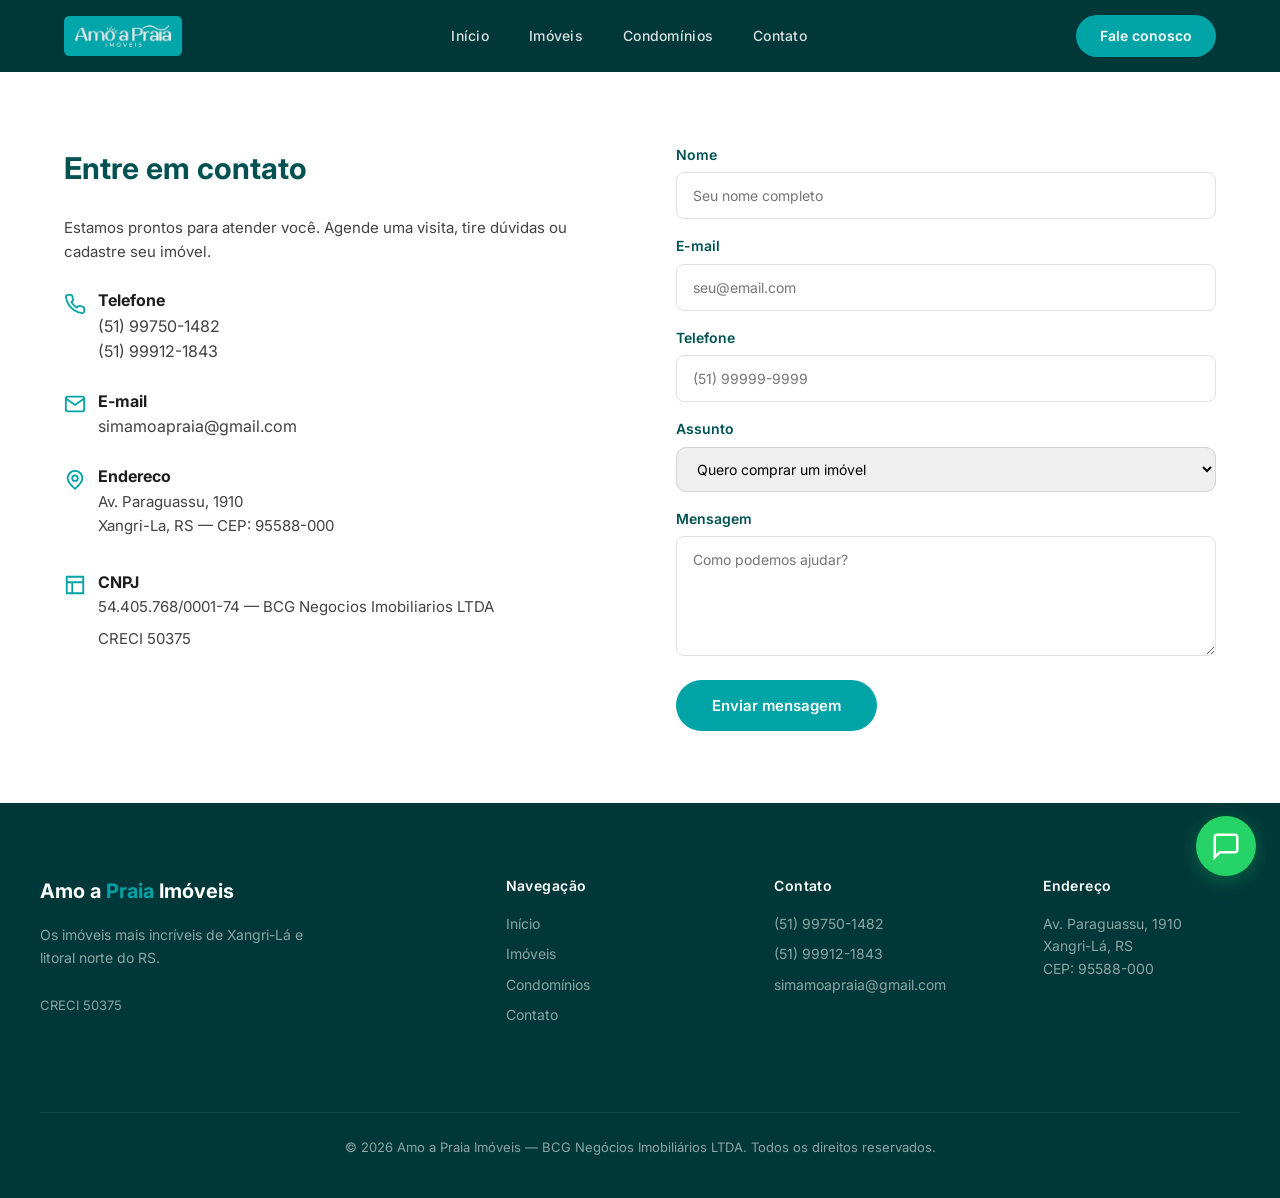
<file: clientes/amo-a-praia/site/contato.html>
<!DOCTYPE html>
<html lang="pt-BR">
<head>
  <meta charset="UTF-8">
  <meta name="viewport" content="width=device-width, initial-scale=1.0">
  <title>Contato — Amo a Praia Imóveis</title>
  <meta name="description" content="Entre em contato com a Amo a Praia Imóveis. Agende visitas, tire dúvidas ou cadastre seu imóvel.">
  <link rel="preconnect" href="https://fonts.googleapis.com">
  <link rel="preconnect" href="https://fonts.gstatic.com" crossorigin>
  <link href="https://fonts.googleapis.com/css2?family=Inter:wght@400;500;600;700&display=swap" rel="stylesheet">
  <link rel="icon" href="img/favicon.webp">
  <link rel="stylesheet" href="css/style.css">
</head>
<body>
  <header class="header">
    <div class="container header-inner">
      <a href="/" class="logo"><img src="img/logo.webp" alt="Amo a Praia Imóveis"></a>
      <button class="menu-toggle" aria-label="Abrir menu">
        <svg viewBox="0 0 24 24" width="24" height="24" fill="none" stroke="currentColor" stroke-width="2"><path d="M3 6h18M3 12h18M3 18h18"/></svg>
      </button>
      <nav class="nav">
        <a href="index.html">Início</a>
        <a href="imoveis.html">Imóveis</a>
        <a href="condominios.html">Condomínios</a>
        <a href="contato.html">Contato</a>
      </nav>
      <a href="contato.html" class="header-cta">Fale conosco</a>
    </div>
  </header>

  <section class="contact-page">
    <div class="container">
      <div class="contact-grid">
        <div class="contact-info">
          <h2>Entre em contato</h2>
          <p style="margin-bottom:24px;">Estamos prontos para atender você. Agende uma visita, tire dúvidas ou cadastre seu imóvel.</p>
          <div class="info-item">
            <span class="info-icon">
              <svg viewBox="0 0 24 24" fill="none" stroke="currentColor" stroke-width="2" width="22" height="22"><path d="M22 16.92v3a2 2 0 01-2.18 2 19.8 19.8 0 01-8.63-3.07 19.5 19.5 0 01-6-6 19.8 19.8 0 01-3.07-8.67A2 2 0 014.11 2h3a2 2 0 012 1.72 12.8 12.8 0 00.7 2.81 2 2 0 01-.45 2.11L8.09 9.91a16 16 0 006 6l1.27-1.27a2 2 0 012.11-.45 12.8 12.8 0 002.81.7A2 2 0 0122 16.92z"/></svg>
            </span>
            <div>
              <strong>Telefone</strong>
              <a href="tel:+5551997501482" style="display:block;color:#424245;">(51) 99750-1482</a>
              <a href="tel:+5551999121843" style="display:block;color:#424245;">(51) 99912-1843</a>
            </div>
          </div>
          <div class="info-item">
            <span class="info-icon">
              <svg viewBox="0 0 24 24" fill="none" stroke="currentColor" stroke-width="2" width="22" height="22"><path d="M4 4h16c1.1 0 2 .9 2 2v12c0 1.1-.9 2-2 2H4c-1.1 0-2-.9-2-2V6c0-1.1.9-2 2-2z"/><path d="M22 6l-10 7L2 6"/></svg>
            </span>
            <div>
              <strong>E-mail</strong>
              <a href="mailto:simamoapraia@gmail.com" style="display:block;color:#424245;">simamoapraia@gmail.com</a>
            </div>
          </div>
          <div class="info-item">
            <span class="info-icon">
              <svg viewBox="0 0 24 24" fill="none" stroke="currentColor" stroke-width="2" width="22" height="22"><circle cx="12" cy="10" r="3"/><path d="M12 21.7C17.3 17 20 13 20 10a8 8 0 10-16 0c0 3 2.7 7 8 11.7z"/></svg>
            </span>
            <div>
              <strong>Endereco</strong>
              <p style="color:#424245;">Av. Paraguassu, 1910<br>Xangri-La, RS — CEP: 95588-000</p>
            </div>
          </div>
          <div class="info-item">
            <span class="info-icon">
              <svg viewBox="0 0 24 24" fill="none" stroke="currentColor" stroke-width="2" width="22" height="22"><path d="M3 21h18V3H3v18z"/><path d="M3 9h18M9 21V9"/></svg>
            </span>
            <div>
              <strong>CNPJ</strong>
              <p style="color:#424245;">54.405.768/0001-74 — BCG Negocios Imobiliarios LTDA</p>
              <p style="color:#424245;">CRECI 50375</p>
            </div>
          </div>
        </div>
        <div class="contact-form">
          <form onsubmit="alert('Mensagem enviada! Entraremos em contato em breve.');return false;">
            <label for="nome">Nome</label>
            <input type="text" id="nome" placeholder="Seu nome completo" required>
            <label for="email">E-mail</label>
            <input type="email" id="email" placeholder="seu@email.com" required>
            <label for="telefone">Telefone</label>
            <input type="tel" id="telefone" placeholder="(51) 99999-9999">
            <label for="assunto">Assunto</label>
            <select id="assunto" style="width:100%;padding:12px 16px;border:1px solid #d2d2d7;border-radius:10px;font-size:14px;font-family:inherit;margin-bottom:16px;">
              <option>Quero comprar um imóvel</option>
              <option>Quero visitar um imóvel</option>
              <option>Quero vender meu imóvel</option>
              <option>Tire dúvidas</option>
              <option>Outro</option>
            </select>
            <label for="mensagem">Mensagem</label>
            <textarea id="mensagem" placeholder="Como podemos ajudar?" required></textarea>
            <button type="submit">Enviar mensagem</button>
          </form>
        </div>
      </div>
    </div>
  </section>

  <footer class="footer">
    <div class="footer-grid">
      <div class="footer-brand">
        <h3>Amo a <span>Praia</span> Imóveis</h3>
        <p>Os imóveis mais incríveis de Xangri-Lá e litoral norte do RS.</p>
        <p style="font-size:13px;">CRECI 50375</p>
      </div>
      <div>
        <h4>Navegação</h4>
        <a href="index.html">Início</a>
        <a href="imoveis.html">Imóveis</a>
        <a href="condominios.html">Condomínios</a>
        <a href="contato.html">Contato</a>
      </div>
      <div>
        <h4>Contato</h4>
        <a href="tel:+5551997501482">(51) 99750-1482</a>
        <a href="tel:+5551999121843">(51) 99912-1843</a>
        <a href="mailto:simamoapraia@gmail.com">simamoapraia@gmail.com</a>
      </div>
      <div>
        <h4>Endereço</h4>
        <p style="font-size:14px;">Av. Paraguassu, 1910<br>Xangri-Lá, RS<br>CEP: 95588-000</p>
      </div>
    </div>
    <div class="footer-bottom">
      © 2026 Amo a Praia Imóveis — BCG Negócios Imobiliários LTDA. Todos os direitos reservados.
    </div>
  </footer>

  <button class="whatsapp-float" aria-label="Fale pelo WhatsApp">
    <svg viewBox="0 0 24 24" fill="none" stroke="currentColor" stroke-width="2"><path d="M21 15a2 2 0 01-2 2H7l-4 4V5a2 2 0 012-2h14a2 2 0 012 2z"/></svg>
    <span class="whatsapp-tooltip">Fale conosco no WhatsApp</span>
  </button>

  <script src="js/main.js"></script>
</body>
</html>
</file>
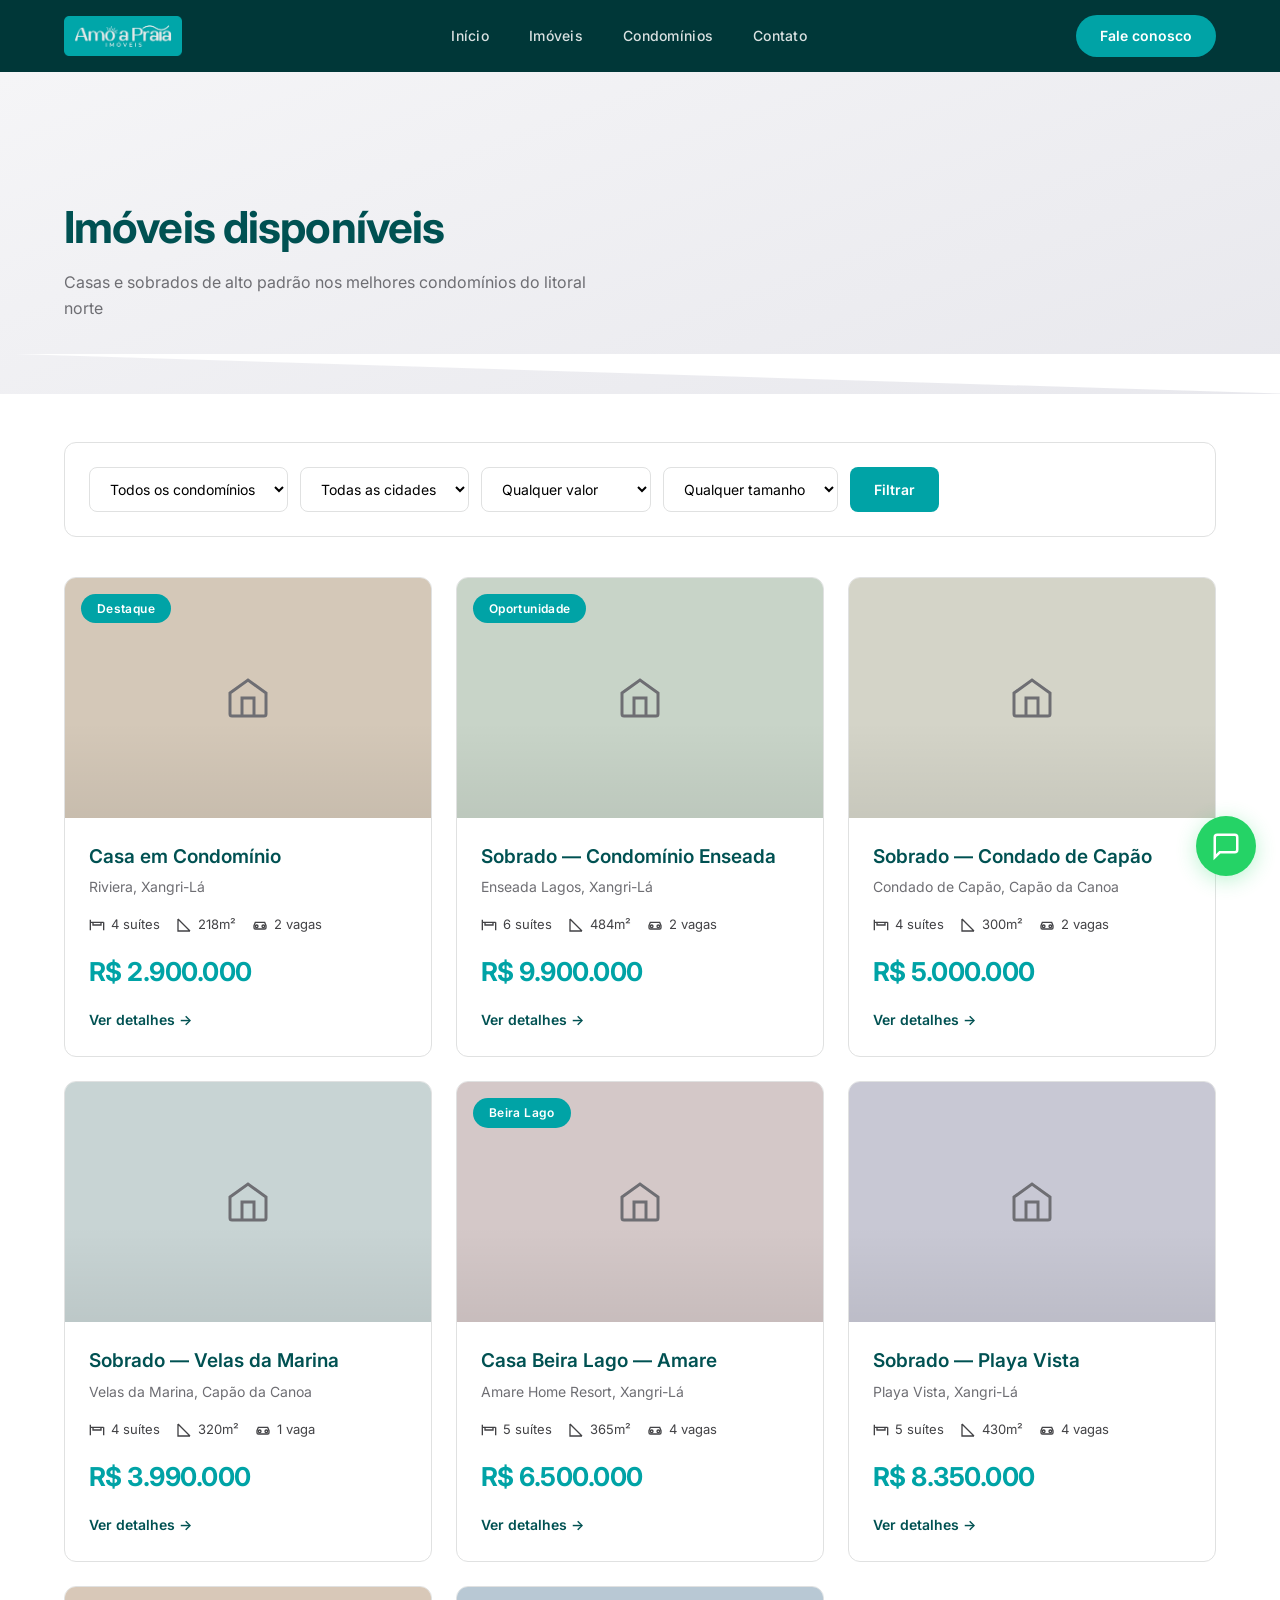
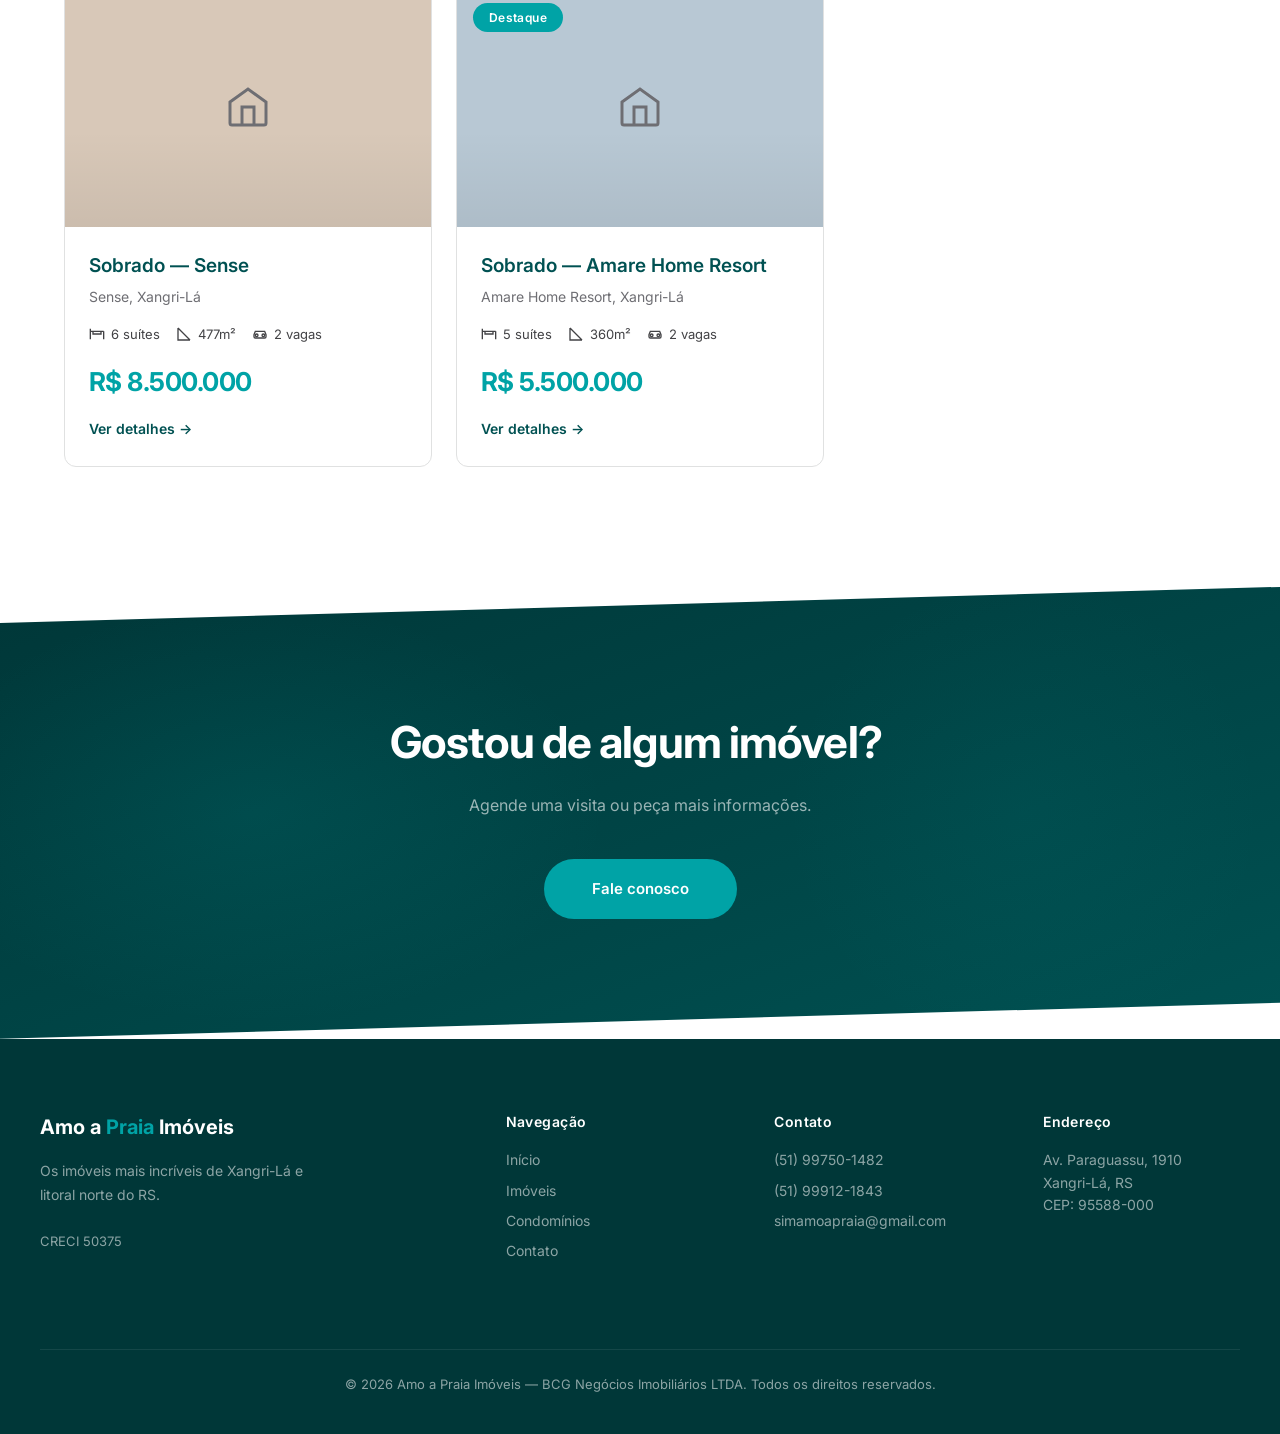
<file: clientes/amo-a-praia/site/imoveis.html>
<!DOCTYPE html>
<html lang="pt-BR">
<head>
  <meta charset="UTF-8">
  <meta name="viewport" content="width=device-width, initial-scale=1.0">
  <title>Imóveis — Amo a Praia Imóveis</title>
  <meta name="description" content="Confira os imóveis disponíveis em Xangri-Lá e litoral norte. Casas e sobrados de luxo em condomínios fechados.">
  <link rel="preconnect" href="https://fonts.googleapis.com">
  <link rel="preconnect" href="https://fonts.gstatic.com" crossorigin>
  <link href="https://fonts.googleapis.com/css2?family=Inter:wght@400;500;600;700&display=swap" rel="stylesheet">
  <link rel="icon" href="img/favicon.webp">
  <link rel="stylesheet" href="css/style.css">
</head>
<body>
  <header class="header">
    <div class="container header-inner">
      <a href="/" class="logo"><img src="img/logo.webp" alt="Amo a Praia Imóveis"></a>
      <button class="menu-toggle" aria-label="Abrir menu">
        <svg viewBox="0 0 24 24" width="24" height="24" fill="none" stroke="currentColor" stroke-width="2"><path d="M3 6h18M3 12h18M3 18h18"/></svg>
      </button>
      <nav class="nav">
        <a href="index.html">Início</a>
        <a href="imoveis.html">Imóveis</a>
        <a href="condominios.html">Condomínios</a>
        <a href="contato.html">Contato</a>
      </nav>
      <a href="contato.html" class="header-cta">Fale conosco</a>
    </div>
  </header>

  <section class="page-header">
    <div class="container">
      <h1>Imóveis disponíveis</h1>
      <p>Casas e sobrados de alto padrão nos melhores condomínios do litoral norte</p>
    </div>
  </section>

  <section class="section" style="padding-top:48px;">
    <div class="container">
      <div class="filters-bar">
        <select>
          <option>Todos os condomínios</option>
          <option>Amare Home Resort</option>
          <option>Enseada Lagos</option>
          <option>Condado de Capão</option>
          <option>Velas da Marina</option>
          <option>Playa Vista</option>
          <option>Sense</option>
          <option>Riviera</option>
        </select>
        <select>
          <option>Todas as cidades</option>
          <option>Xangri-Lá</option>
          <option>Capão da Canoa</option>
          <option>Atlântida</option>
        </select>
        <select>
          <option>Qualquer valor</option>
          <option>Até R$ 3M</option>
          <option>R$ 3M a R$ 5M</option>
          <option>R$ 5M a R$ 10M</option>
          <option>Acima de R$ 10M</option>
        </select>
        <select>
          <option>Qualquer tamanho</option>
          <option>2 suítes</option>
          <option>3 suítes</option>
          <option>4 suítes</option>
          <option>5+ suítes</option>
        </select>
        <button class="btn-filter">Filtrar</button>
      </div>

      <div class="properties-grid" id="properties-grid">
        <div class="property-card">
          <div class="property-card-img" style="background:#d4c8b8;">
            <svg viewBox="0 0 24 24" width="48" height="48" fill="none" stroke="#6e6e73" stroke-width="1.5"><path d="M3 9.5L12 3l9 6.5V20a1 1 0 01-1 1H4a1 1 0 01-1-1V9.5z"/><path d="M9 21V12h6v9"/></svg>
            <span class="property-card-tag">Destaque</span>
          </div>
          <div class="property-card-body">
            <h3>Casa em Condomínio</h3>
            <p class="location">Riviera, Xangri-Lá</p>
            <div class="property-card-features">
              <span><svg viewBox="0 0 24 24" width="16" height="16" fill="none" stroke="currentColor" stroke-width="2"><path d="M2 4v16M2 8h20M22 8v12M6 8v4h12V8"/></svg> 4 suítes</span>
              <span><svg viewBox="0 0 24 24" width="16" height="16" fill="none" stroke="currentColor" stroke-width="2"><path d="M3 3l18 18M3 3v18h18"/></svg> 218m²</span>
              <span><svg viewBox="0 0 24 24" width="16" height="16" fill="none" stroke="currentColor" stroke-width="2"><path d="M5 18h14a2 2 0 002-2v-3l-2-5H5l-2 5v3a2 2 0 002 2z"/><circle cx="7" cy="14" r="2"/><circle cx="17" cy="14" r="2"/></svg> 2 vagas</span>
            </div>
            <div class="property-card-price">R$ 2.900.000</div>
            <a href="imovel.html?id=1" class="property-card-link">Ver detalhes →</a>
          </div>
        </div>
        <div class="property-card">
          <div class="property-card-img" style="background:#c8d4c8;">
            <svg viewBox="0 0 24 24" width="48" height="48" fill="none" stroke="#6e6e73" stroke-width="1.5"><path d="M3 9.5L12 3l9 6.5V20a1 1 0 01-1 1H4a1 1 0 01-1-1V9.5z"/><path d="M9 21V12h6v9"/></svg>
            <span class="property-card-tag">Oportunidade</span>
          </div>
          <div class="property-card-body">
            <h3>Sobrado — Condomínio Enseada</h3>
            <p class="location">Enseada Lagos, Xangri-Lá</p>
            <div class="property-card-features">
              <span><svg viewBox="0 0 24 24" width="16" height="16" fill="none" stroke="currentColor" stroke-width="2"><path d="M2 4v16M2 8h20M22 8v12M6 8v4h12V8"/></svg> 6 suítes</span>
              <span><svg viewBox="0 0 24 24" width="16" height="16" fill="none" stroke="currentColor" stroke-width="2"><path d="M3 3l18 18M3 3v18h18"/></svg> 484m²</span>
              <span><svg viewBox="0 0 24 24" width="16" height="16" fill="none" stroke="currentColor" stroke-width="2"><path d="M5 18h14a2 2 0 002-2v-3l-2-5H5l-2 5v3a2 2 0 002 2z"/><circle cx="7" cy="14" r="2"/><circle cx="17" cy="14" r="2"/></svg> 2 vagas</span>
            </div>
            <div class="property-card-price">R$ 9.900.000</div>
            <a href="imovel.html?id=2" class="property-card-link">Ver detalhes →</a>
          </div>
        </div>
        <div class="property-card">
          <div class="property-card-img" style="background:#d4d4c8;">
            <svg viewBox="0 0 24 24" width="48" height="48" fill="none" stroke="#6e6e73" stroke-width="1.5"><path d="M3 9.5L12 3l9 6.5V20a1 1 0 01-1 1H4a1 1 0 01-1-1V9.5z"/><path d="M9 21V12h6v9"/></svg>
          </div>
          <div class="property-card-body">
            <h3>Sobrado — Condado de Capão</h3>
            <p class="location">Condado de Capão, Capão da Canoa</p>
            <div class="property-card-features">
              <span><svg viewBox="0 0 24 24" width="16" height="16" fill="none" stroke="currentColor" stroke-width="2"><path d="M2 4v16M2 8h20M22 8v12M6 8v4h12V8"/></svg> 4 suítes</span>
              <span><svg viewBox="0 0 24 24" width="16" height="16" fill="none" stroke="currentColor" stroke-width="2"><path d="M3 3l18 18M3 3v18h18"/></svg> 300m²</span>
              <span><svg viewBox="0 0 24 24" width="16" height="16" fill="none" stroke="currentColor" stroke-width="2"><path d="M5 18h14a2 2 0 002-2v-3l-2-5H5l-2 5v3a2 2 0 002 2z"/><circle cx="7" cy="14" r="2"/><circle cx="17" cy="14" r="2"/></svg> 2 vagas</span>
            </div>
            <div class="property-card-price">R$ 5.000.000</div>
            <a href="imovel.html?id=3" class="property-card-link">Ver detalhes →</a>
          </div>
        </div>
        <div class="property-card">
          <div class="property-card-img" style="background:#c8d4d4;">
            <svg viewBox="0 0 24 24" width="48" height="48" fill="none" stroke="#6e6e73" stroke-width="1.5"><path d="M3 9.5L12 3l9 6.5V20a1 1 0 01-1 1H4a1 1 0 01-1-1V9.5z"/><path d="M9 21V12h6v9"/></svg>
          </div>
          <div class="property-card-body">
            <h3>Sobrado — Velas da Marina</h3>
            <p class="location">Velas da Marina, Capão da Canoa</p>
            <div class="property-card-features">
              <span><svg viewBox="0 0 24 24" width="16" height="16" fill="none" stroke="currentColor" stroke-width="2"><path d="M2 4v16M2 8h20M22 8v12M6 8v4h12V8"/></svg> 4 suítes</span>
              <span><svg viewBox="0 0 24 24" width="16" height="16" fill="none" stroke="currentColor" stroke-width="2"><path d="M3 3l18 18M3 3v18h18"/></svg> 320m²</span>
              <span><svg viewBox="0 0 24 24" width="16" height="16" fill="none" stroke="currentColor" stroke-width="2"><path d="M5 18h14a2 2 0 002-2v-3l-2-5H5l-2 5v3a2 2 0 002 2z"/><circle cx="7" cy="14" r="2"/><circle cx="17" cy="14" r="2"/></svg> 1 vaga</span>
            </div>
            <div class="property-card-price">R$ 3.990.000</div>
            <a href="imovel.html?id=4" class="property-card-link">Ver detalhes →</a>
          </div>
        </div>
        <div class="property-card">
          <div class="property-card-img" style="background:#d4c8c8;">
            <svg viewBox="0 0 24 24" width="48" height="48" fill="none" stroke="#6e6e73" stroke-width="1.5"><path d="M3 9.5L12 3l9 6.5V20a1 1 0 01-1 1H4a1 1 0 01-1-1V9.5z"/><path d="M9 21V12h6v9"/></svg>
            <span class="property-card-tag">Beira Lago</span>
          </div>
          <div class="property-card-body">
            <h3>Casa Beira Lago — Amare</h3>
            <p class="location">Amare Home Resort, Xangri-Lá</p>
            <div class="property-card-features">
              <span><svg viewBox="0 0 24 24" width="16" height="16" fill="none" stroke="currentColor" stroke-width="2"><path d="M2 4v16M2 8h20M22 8v12M6 8v4h12V8"/></svg> 5 suítes</span>
              <span><svg viewBox="0 0 24 24" width="16" height="16" fill="none" stroke="currentColor" stroke-width="2"><path d="M3 3l18 18M3 3v18h18"/></svg> 365m²</span>
              <span><svg viewBox="0 0 24 24" width="16" height="16" fill="none" stroke="currentColor" stroke-width="2"><path d="M5 18h14a2 2 0 002-2v-3l-2-5H5l-2 5v3a2 2 0 002 2z"/><circle cx="7" cy="14" r="2"/><circle cx="17" cy="14" r="2"/></svg> 4 vagas</span>
            </div>
            <div class="property-card-price">R$ 6.500.000</div>
            <a href="imovel.html?id=5" class="property-card-link">Ver detalhes →</a>
          </div>
        </div>
        <div class="property-card">
          <div class="property-card-img" style="background:#c8c8d4;">
            <svg viewBox="0 0 24 24" width="48" height="48" fill="none" stroke="#6e6e73" stroke-width="1.5"><path d="M3 9.5L12 3l9 6.5V20a1 1 0 01-1 1H4a1 1 0 01-1-1V9.5z"/><path d="M9 21V12h6v9"/></svg>
          </div>
          <div class="property-card-body">
            <h3>Sobrado — Playa Vista</h3>
            <p class="location">Playa Vista, Xangri-Lá</p>
            <div class="property-card-features">
              <span><svg viewBox="0 0 24 24" width="16" height="16" fill="none" stroke="currentColor" stroke-width="2"><path d="M2 4v16M2 8h20M22 8v12M6 8v4h12V8"/></svg> 5 suítes</span>
              <span><svg viewBox="0 0 24 24" width="16" height="16" fill="none" stroke="currentColor" stroke-width="2"><path d="M3 3l18 18M3 3v18h18"/></svg> 430m²</span>
              <span><svg viewBox="0 0 24 24" width="16" height="16" fill="none" stroke="currentColor" stroke-width="2"><path d="M5 18h14a2 2 0 002-2v-3l-2-5H5l-2 5v3a2 2 0 002 2z"/><circle cx="7" cy="14" r="2"/><circle cx="17" cy="14" r="2"/></svg> 4 vagas</span>
            </div>
            <div class="property-card-price">R$ 8.350.000</div>
            <a href="imovel.html?id=6" class="property-card-link">Ver detalhes →</a>
          </div>
        </div>
        <div class="property-card">
          <div class="property-card-img" style="background:#d8c8b8;">
            <svg viewBox="0 0 24 24" width="48" height="48" fill="none" stroke="#6e6e73" stroke-width="1.5"><path d="M3 9.5L12 3l9 6.5V20a1 1 0 01-1 1H4a1 1 0 01-1-1V9.5z"/><path d="M9 21V12h6v9"/></svg>
          </div>
          <div class="property-card-body">
            <h3>Sobrado — Sense</h3>
            <p class="location">Sense, Xangri-Lá</p>
            <div class="property-card-features">
              <span><svg viewBox="0 0 24 24" width="16" height="16" fill="none" stroke="currentColor" stroke-width="2"><path d="M2 4v16M2 8h20M22 8v12M6 8v4h12V8"/></svg> 6 suítes</span>
              <span><svg viewBox="0 0 24 24" width="16" height="16" fill="none" stroke="currentColor" stroke-width="2"><path d="M3 3l18 18M3 3v18h18"/></svg> 477m²</span>
              <span><svg viewBox="0 0 24 24" width="16" height="16" fill="none" stroke="currentColor" stroke-width="2"><path d="M5 18h14a2 2 0 002-2v-3l-2-5H5l-2 5v3a2 2 0 002 2z"/><circle cx="7" cy="14" r="2"/><circle cx="17" cy="14" r="2"/></svg> 2 vagas</span>
            </div>
            <div class="property-card-price">R$ 8.500.000</div>
            <a href="imovel.html?id=7" class="property-card-link">Ver detalhes →</a>
          </div>
        </div>
        <div class="property-card">
          <div class="property-card-img" style="background:#b8c8d4;">
            <svg viewBox="0 0 24 24" width="48" height="48" fill="none" stroke="#6e6e73" stroke-width="1.5"><path d="M3 9.5L12 3l9 6.5V20a1 1 0 01-1 1H4a1 1 0 01-1-1V9.5z"/><path d="M9 21V12h6v9"/></svg>
            <span class="property-card-tag">Destaque</span>
          </div>
          <div class="property-card-body">
            <h3>Sobrado — Amare Home Resort</h3>
            <p class="location">Amare Home Resort, Xangri-Lá</p>
            <div class="property-card-features">
              <span><svg viewBox="0 0 24 24" width="16" height="16" fill="none" stroke="currentColor" stroke-width="2"><path d="M2 4v16M2 8h20M22 8v12M6 8v4h12V8"/></svg> 5 suítes</span>
              <span><svg viewBox="0 0 24 24" width="16" height="16" fill="none" stroke="currentColor" stroke-width="2"><path d="M3 3l18 18M3 3v18h18"/></svg> 360m²</span>
              <span><svg viewBox="0 0 24 24" width="16" height="16" fill="none" stroke="currentColor" stroke-width="2"><path d="M5 18h14a2 2 0 002-2v-3l-2-5H5l-2 5v3a2 2 0 002 2z"/><circle cx="7" cy="14" r="2"/><circle cx="17" cy="14" r="2"/></svg> 2 vagas</span>
            </div>
            <div class="property-card-price">R$ 5.500.000</div>
            <a href="imovel.html?id=8" class="property-card-link">Ver detalhes →</a>
          </div>
        </div>
      </div>
    </div>
  </section>

  <section class="contact-cta">
    <h2>Gostou de algum imóvel?</h2>
    <p>Agende uma visita ou peça mais informações.</p>
    <a href="contato.html" class="btn">Fale conosco</a>
  </section>

  <footer class="footer">
    <div class="footer-grid">
      <div class="footer-brand">
        <h3>Amo a <span>Praia</span> Imóveis</h3>
        <p>Os imóveis mais incríveis de Xangri-Lá e litoral norte do RS.</p>
        <p style="font-size:13px;">CRECI 50375</p>
      </div>
      <div>
        <h4>Navegação</h4>
        <a href="index.html">Início</a>
        <a href="imoveis.html">Imóveis</a>
        <a href="condominios.html">Condomínios</a>
        <a href="contato.html">Contato</a>
      </div>
      <div>
        <h4>Contato</h4>
        <a href="tel:+5551997501482">(51) 99750-1482</a>
        <a href="tel:+5551999121843">(51) 99912-1843</a>
        <a href="mailto:simamoapraia@gmail.com">simamoapraia@gmail.com</a>
      </div>
      <div>
        <h4>Endereço</h4>
        <p style="font-size:14px;">Av. Paraguassu, 1910<br>Xangri-Lá, RS<br>CEP: 95588-000</p>
      </div>
    </div>
    <div class="footer-bottom">
      © 2026 Amo a Praia Imóveis — BCG Negócios Imobiliários LTDA. Todos os direitos reservados.
    </div>
  </footer>

  <button class="whatsapp-float" aria-label="Fale pelo WhatsApp">
    <svg viewBox="0 0 24 24" fill="none" stroke="currentColor" stroke-width="2"><path d="M21 15a2 2 0 01-2 2H7l-4 4V5a2 2 0 012-2h14a2 2 0 012 2z"/></svg>
    <span class="whatsapp-tooltip">Fale conosco no WhatsApp</span>
  </button>

  <script src="js/main.js"></script>
</body>
</html>
</file>
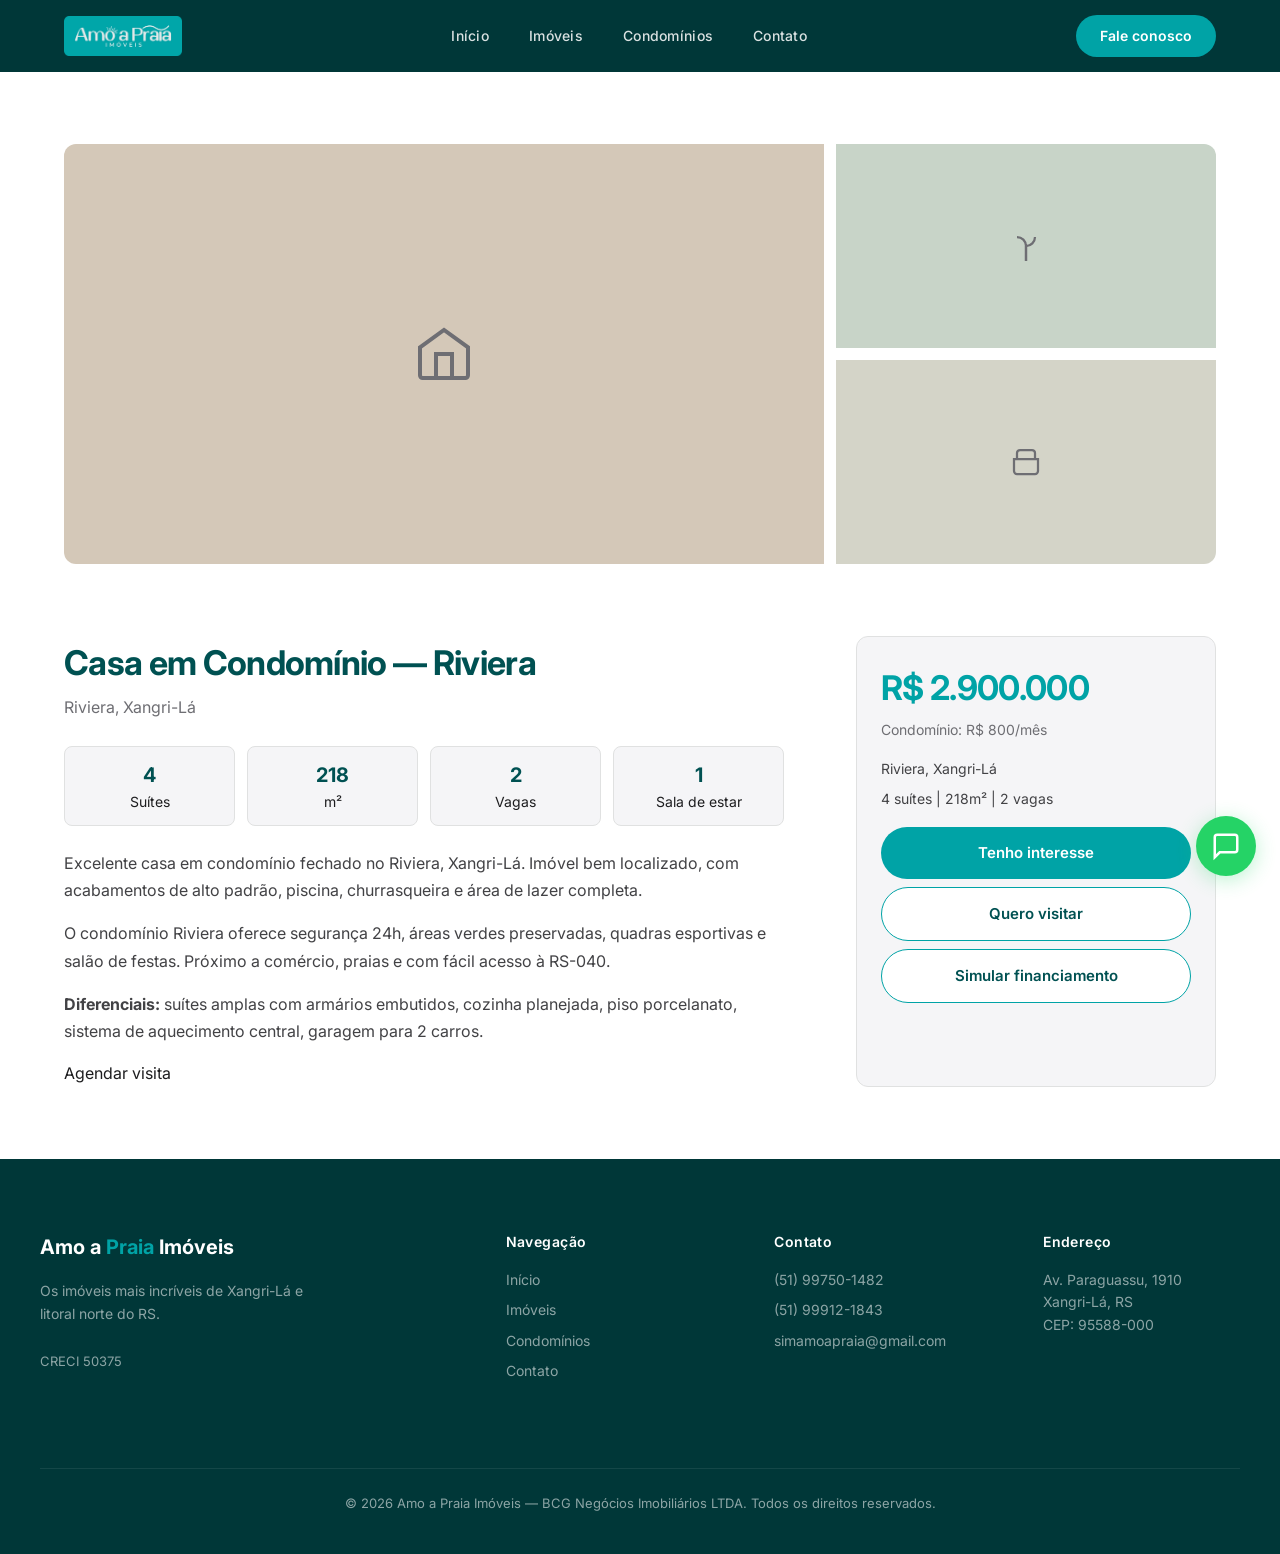
<file: clientes/amo-a-praia/site/imovel.html>
<!DOCTYPE html>
<html lang="pt-BR">
<head>
  <meta charset="UTF-8">
  <meta name="viewport" content="width=device-width, initial-scale=1.0">
  <title>Detalhes do Imóvel — Amo a Praia Imóveis</title>
  <meta name="description" content="Detalhes do imóvel em Xangri-Lá. Fotos, características, localização e contato.">
  <link rel="preconnect" href="https://fonts.googleapis.com">
  <link rel="preconnect" href="https://fonts.gstatic.com" crossorigin>
  <link href="https://fonts.googleapis.com/css2?family=Inter:wght@400;500;600;700&display=swap" rel="stylesheet">
  <link rel="icon" href="img/favicon.webp">
  <link rel="stylesheet" href="css/style.css">
</head>
<body>
  <header class="header">
    <div class="container header-inner">
      <a href="/" class="logo"><img src="img/logo.webp" alt="Amo a Praia Imóveis"></a>
      <button class="menu-toggle" aria-label="Abrir menu">
        <svg viewBox="0 0 24 24" width="24" height="24" fill="none" stroke="currentColor" stroke-width="2"><path d="M3 6h18M3 12h18M3 18h18"/></svg>
      </button>
      <nav class="nav">
        <a href="index.html">Início</a>
        <a href="imoveis.html">Imóveis</a>
        <a href="condominios.html">Condomínios</a>
        <a href="contato.html">Contato</a>
      </nav>
      <a href="contato.html" class="header-cta">Fale conosco</a>
    </div>
  </header>

  <section class="property-detail">
    <div class="container">
      <div class="property-gallery">
        <div class="property-gallery-main" style="background:#d4c8b8;">
          <svg viewBox="0 0 24 24" width="64" height="64" fill="none" stroke="#6e6e73" stroke-width="1.5"><path d="M3 9.5L12 3l9 6.5V20a1 1 0 01-1 1H4a1 1 0 01-1-1V9.5z"/><path d="M9 21V12h6v9"/></svg>
        </div>
        <div class="property-gallery-side">
          <div style="background:#c8d4c8;"><svg viewBox="0 0 24 24" width="32" height="32" fill="none" stroke="#6e6e73" stroke-width="1.5"><path d="M12 22V12M12 12a6 6 0 006-6M12 12a6 6 0 00-6-6"/><path d="M12 12v10"/></svg></div>
          <div style="background:#d4d4c8;"><svg viewBox="0 0 24 24" width="32" height="32" fill="none" stroke="#6e6e73" stroke-width="1.5"><path d="M4 10h16v8a2 2 0 01-2 2H6a2 2 0 01-2-2v-8z"/><path d="M6 10V6a2 2 0 012-2h8a2 2 0 012 2v4"/></svg></div>
        </div>
      </div>

      <div class="property-info">
        <div class="property-description">
          <h1>Casa em Condomínio — Riviera</h1>
          <p class="loc">Riviera, Xangri-Lá</p>
          <div class="property-features-grid">
            <div class="property-feature"><strong>4</strong> Suítes</div>
            <div class="property-feature"><strong>218</strong> m²</div>
            <div class="property-feature"><strong>2</strong> Vagas</div>
            <div class="property-feature"><strong>1</strong> Sala de estar</div>
          </div>
          <p>Excelente casa em condomínio fechado no Riviera, Xangri-Lá. Imóvel bem localizado, com acabamentos de alto padrão, piscina, churrasqueira e área de lazer completa.</p>
          <p>O condomínio Riviera oferece segurança 24h, áreas verdes preservadas, quadras esportivas e salão de festas. Próximo a comércio, praias e com fácil acesso à RS-040.</p>
          <p><strong>Diferenciais:</strong> suítes amplas com armários embutidos, cozinha planejada, piso porcelanato, sistema de aquecimento central, garagem para 2 carros.</p>
          <a href="contato.html" class="btn-sidebar" style="display:inline-block;width:auto;">Agendar visita</a>
        </div>
        <div class="property-sidebar">
          <div class="price-big">R$ 2.900.000</div>
          <p style="font-size:14px;color:#6e6e73;margin:4px 0 16px;">Condomínio: R$ 800/mês</p>
          <div style="font-size:14px;color:#424245;margin-bottom:8px;">Riviera, Xangri-Lá</div>
          <div style="font-size:14px;color:#424245;margin-bottom:16px;">4 suítes | 218m² | 2 vagas</div>
          <a href="contato.html" class="btn-sidebar">Tenho interesse</a>
          <a href="contato.html" class="btn-sidebar-secondary">Quero visitar</a>
          <a href="contato.html" class="btn-sidebar-secondary" style="text-align:center;">Simular financiamento</a>
        </div>
      </div>
    </div>
  </section>

  <footer class="footer">
    <div class="footer-grid">
      <div class="footer-brand">
        <h3>Amo a <span>Praia</span> Imóveis</h3>
        <p>Os imóveis mais incríveis de Xangri-Lá e litoral norte do RS.</p>
        <p style="font-size:13px;">CRECI 50375</p>
      </div>
      <div>
        <h4>Navegação</h4>
        <a href="index.html">Início</a>
        <a href="imoveis.html">Imóveis</a>
        <a href="condominios.html">Condomínios</a>
        <a href="contato.html">Contato</a>
      </div>
      <div>
        <h4>Contato</h4>
        <a href="tel:+5551997501482">(51) 99750-1482</a>
        <a href="tel:+5551999121843">(51) 99912-1843</a>
        <a href="mailto:simamoapraia@gmail.com">simamoapraia@gmail.com</a>
      </div>
      <div>
        <h4>Endereço</h4>
        <p style="font-size:14px;">Av. Paraguassu, 1910<br>Xangri-Lá, RS<br>CEP: 95588-000</p>
      </div>
    </div>
    <div class="footer-bottom">
      © 2026 Amo a Praia Imóveis — BCG Negócios Imobiliários LTDA. Todos os direitos reservados.
    </div>
  </footer>

  <button class="whatsapp-float" aria-label="Fale pelo WhatsApp">
    <svg viewBox="0 0 24 24" fill="none" stroke="currentColor" stroke-width="2"><path d="M21 15a2 2 0 01-2 2H7l-4 4V5a2 2 0 012-2h14a2 2 0 012 2z"/></svg>
    <span class="whatsapp-tooltip">Fale conosco no WhatsApp</span>
  </button>

  <script src="js/main.js"></script>
</body>
</html>
</file>
<file: clientes/amo-a-praia/site/css/style.css>
/* ============================================
   Amo a Praia Imoveis — Identity System v2
   ============================================ */

:root {
  --c-primary: #00a3a6;
  --c-primary-light: #00b8bb;
  --c-dark: #005152;
  --c-darkest: #003738;
  --c-bg: #f5f5f7;
  --c-bg-alt: #e8e8ed;
  --c-text: #1d1d1f;
  --c-text-soft: #424245;
  --c-text-muted: #6e6e73;
  --c-border: #e0e1e1;
  --c-card: #fff;

  --r-sm: 8px;
  --r-card: 12px;
  --r-pill: 40px;

  --space-xs: 8px;
  --space-sm: 16px;
  --space-md: 24px;
  --space-lg: 40px;
  --space-xl: 72px;
  --space-2xl: 120px;

  --font-sans: 'Inter', -apple-system, BlinkMacSystemFont, 'Segoe UI', sans-serif;
}

* { margin: 0; padding: 0; box-sizing: border-box; }
html { scroll-behavior: smooth; }
body {
  font-family: var(--font-sans);
  color: var(--c-text);
  line-height: 1.6;
  -webkit-font-smoothing: antialiased;
  background: var(--c-card);
}
::selection { background: var(--c-primary); color: #fff; }

/* ---- Scroll Progress Bar ---- */
#progress-bar {
  position: fixed;
  top: 0; left: 0;
  height: 3px;
  background: linear-gradient(90deg, var(--c-primary), var(--c-primary-light));
  z-index: 999;
  width: 0%;
  transition: width 0.1s linear;
}

/* ---- Hero Particles ---- */
.hero-particles {
  position: absolute;
  inset: 0;
  pointer-events: none;
  overflow: hidden;
  z-index: 0;
}
.hero-particle {
  position: absolute;
  border-radius: 50%;
  background: rgba(0, 163, 166, 0.25);
  animation: float-particle linear infinite;
}
@keyframes float-particle {
  0% { transform: translateY(0) translateX(0) scale(1); opacity: 0; }
  10% { opacity: 1; }
  90% { opacity: 0.4; }
  100% { transform: translateY(-110vh) translateX(40px) scale(0.3); opacity: 0; }
}

/* ---- Word Reveal ---- */
.word-reveal {
  display: inline-block;
  overflow: hidden;
  vertical-align: top;
}
.word-reveal span {
  display: inline-block;
  transform: translateY(100%);
  opacity: 0;
  transition: transform 0.6s cubic-bezier(0.16, 1, 0.3, 1), opacity 0.4s ease;
}
.word-reveal.visible span {
  transform: translateY(0);
  opacity: 1;
}

img { max-width: 100%; height: auto; display: block; }
a { text-decoration: none; color: inherit; }
ul { list-style: none; }
svg { display: inline-block; vertical-align: middle; flex-shrink: 0; }
input, select, textarea, button { font-family: inherit; }

.icon { width: 18px; height: 18px; }
.icon-sm { width: 14px; height: 14px; }
.icon-lg { width: 22px; height: 22px; }
.icon-xl { width: 28px; height: 28px; }

.container { max-width: 1200px; margin: 0 auto; padding: 0 var(--space-md); }

/* ---- Scroll reveal ---- */
.reveal { opacity: 0; transform: translateY(40px); transition: opacity 0.8s ease, transform 0.8s ease; }
.reveal.visible { opacity: 1; transform: translateY(0); }
.reveal-left { opacity: 0; transform: translateX(-60px); transition: opacity 0.9s cubic-bezier(0.16, 1, 0.3, 1), transform 0.9s cubic-bezier(0.16, 1, 0.3, 1); }
.reveal-left.visible { opacity: 1; transform: translateX(0); }
.reveal-right { opacity: 0; transform: translateX(60px); transition: opacity 0.9s cubic-bezier(0.16, 1, 0.3, 1), transform 0.9s cubic-bezier(0.16, 1, 0.3, 1); }
.reveal-right.visible { opacity: 1; transform: translateX(0); }

/* ---- Section accent bar (signature) ---- */
.section-accent {
  display: block;
  width: 40px;
  height: 4px;
  background: var(--c-primary);
  border-radius: 4px;
  margin-bottom: var(--space-sm);
}

/* ============================================
   HEADER
   ============================================ */
.header {
  position: fixed; top: 0; left: 0; right: 0;
  background: var(--c-darkest);
  z-index: 100;
  transition: background 0.3s;
}
.header.scrolled {
  background: rgba(0, 55, 56, 0.92);
  -webkit-backdrop-filter: blur(12px);
  backdrop-filter: blur(12px);
}
.header-inner {
  display: flex; align-items: center; justify-content: space-between;
  height: 72px;
}
.logo { display: flex; align-items: center; }
.logo img { height: 40px; width: auto; }

.nav { display: flex; gap: var(--space-lg); }
.nav a {
  font-size: 14px; font-weight: 500; color: #fff; opacity: 0.85;
  transition: opacity 0.3s; position: relative;
  letter-spacing: 0.02em;
}
.nav a::after {
  content: '';
  position: absolute; bottom: -4px; left: 0; width: 0;
  height: 2px; background: var(--c-primary);
  transition: width 0.4s cubic-bezier(0.16, 1, 0.3, 1);
}
.nav a:hover::after, .nav a.active::after { width: 100%; }
.nav a:hover { opacity: 1; }

.header-cta {
  background: var(--c-primary); color: #fff;
  padding: 10px var(--space-md);
  border-radius: var(--r-pill);
  font-size: 14px; font-weight: 600;
  transition: all 0.3s;
}
.header-cta:hover {
  background: var(--c-primary-light);
  transform: translateY(-1px);
  box-shadow: 0 4px 16px rgba(0, 163, 166, 0.3);
}
.menu-toggle { display: none; background: none; border: none; cursor: pointer; padding: var(--space-xs); color: #fff; }

/* ============================================
   HERO — Asymmetrical Layout
   ============================================ */
.hero {
  margin-top: 72px;
  min-height: 92vh;
  display: flex; align-items: center;
  position: relative;
  background: linear-gradient(160deg, #002a2b 0%, #003738 40%, #005152 100%);
  color: #fff;
  overflow: hidden;
  clip-path: polygon(0 0, 100% 0, 100% 92%, 0 100%);
}
.hero-bg {
  position: absolute; inset: 0;
  background: url('../img/bg-hero.webp') center/cover;
  opacity: 0.15;
  transform: scale(1.12);
  transition: transform 0.1s ease-out;
}
.hero-overlay {
  position: absolute; inset: 0;
  background:
    radial-gradient(ellipse 600px 400px at 80% 30%, rgba(0, 163, 166, 0.15) 0%, transparent 70%),
    radial-gradient(ellipse 400px 600px at 20% 80%, rgba(0, 163, 166, 0.08) 0%, transparent 60%);
  pointer-events: none;
}

/* Asymmetrical decorative circle */
.hero-decor {
  position: absolute;
  right: -120px;
  top: 50%;
  transform: translateY(-50%);
  width: 500px;
  height: 500px;
  pointer-events: none;
  opacity: 0.08;
}
.hero-decor svg { width: 100%; height: 100%; }

.hero-content {
  position: relative;
  z-index: 1;
  max-width: 620px;
  padding: var(--space-2xl) 0 var(--space-xl);
  transition: transform 0.3s ease-out;
}

.hero-tag {
  display: inline-flex; align-items: center; gap: var(--space-xs);
  font-size: 12px; font-weight: 600; letter-spacing: 3px;
  text-transform: uppercase; color: var(--c-primary);
  margin-bottom: var(--space-md);
}
.hero-tag .dot {
  display: inline-block; width: 6px; height: 6px;
  border-radius: 50%; background: var(--c-primary);
  animation: pulse-dot 2.5s ease-in-out infinite;
}
@keyframes pulse-dot { 0%, 100% { opacity: 1; } 50% { opacity: 0.2; } }

.hero h1 {
  font-size: clamp(40px, 6vw, 68px);
  font-weight: 800;
  line-height: 1.0;
  letter-spacing: -0.03em;
  margin-bottom: var(--space-sm);
}
.hero h1 span { color: var(--c-primary); }

.hero p {
  font-size: 18px;
  color: rgba(255, 255, 255, 0.6);
  margin-bottom: var(--space-lg);
  max-width: 480px;
  line-height: 1.7;
}

.hero-cta {
  display: inline-block;
  background: var(--c-primary);
  color: #fff;
  padding: 16px 40px;
  border-radius: var(--r-pill);
  font-weight: 600;
  font-size: 15px;
  transition: all 0.3s;
  position: relative;
  overflow: hidden;
}
.hero-cta::before {
  content: '';
  position: absolute; inset: 0;
  background: linear-gradient(135deg, transparent 40%, rgba(255,255,255,0.1));
  transition: opacity 0.3s;
}
.hero-cta:hover {
  transform: translateY(-3px);
  box-shadow: 0 12px 36px rgba(0, 163, 166, 0.35);
}
.hero-cta:active { transform: translateY(-1px); }

.hero-stats {
  display: flex; gap: var(--space-xl);
  margin-top: var(--space-xl);
  position: relative;
}
.hero-stat {
  font-size: 14px;
  color: rgba(255, 255, 255, 0.5);
  line-height: 1.4;
}
.hero-stat strong {
  display: block;
  font-size: 28px;
  font-weight: 700;
  color: #fff;
  letter-spacing: -0.02em;
  margin-bottom: 2px;
}

.search-bar {
  background: rgba(255, 255, 255, 0.06);
  -webkit-backdrop-filter: blur(24px);
  backdrop-filter: blur(24px);
  border: 1px solid rgba(255, 255, 255, 0.1);
  border-radius: 16px;
  padding: var(--space-md) var(--space-md);
  display: flex;
  gap: 12px;
  align-items: center;
  margin-top: var(--space-lg);
}
.search-bar select, .search-bar input {
  flex: 1; padding: 12px 16px;
  border: 1px solid rgba(255, 255, 255, 0.15);
  border-radius: var(--r-sm);
  font-size: 14px;
  background: rgba(255, 255, 255, 0.08);
  color: #fff;
  transition: border-color 0.3s;
}
.search-bar select option { color: var(--c-text); background: #fff; }
.search-bar select:focus, .search-bar input:focus {
  outline: none;
  border-color: var(--c-primary);
  background: rgba(255, 255, 255, 0.12);
}
.search-bar button {
  background: var(--c-primary); color: #fff; border: none;
  padding: 12px var(--space-md); border-radius: var(--r-sm);
  font-weight: 600; font-size: 14px; cursor: pointer;
  transition: all 0.3s;
}
.search-bar button:hover { background: var(--c-primary-light); }

.hero-footnote {
  margin-top: var(--space-sm);
  font-size: 13px;
  color: rgba(255, 255, 255, 0.45);
  transition: color 0.3s;
}
.hero-footnote:hover { color: rgba(255, 255, 255, 0.7); }

/* ============================================
   SECTION BASE
   ============================================ */
.section {
  padding: var(--space-2xl) 0;
  position: relative;
}

/* Alternating section divider with diagonal clip */
.section:nth-child(even) {
  background: var(--c-bg);
}

/* Section dividers via pseudo for alternating sections */
.section-divided {
  position: relative;
}
.section-divided::before {
  content: '';
  position: absolute;
  top: 0; left: 0; right: 0;
  height: 80px;
  background: inherit;
  clip-path: polygon(0 0, 100% 0, 100% 100%, 0 0);
  z-index: 1;
  pointer-events: none;
}

.section-title {
  font-size: clamp(30px, 3.5vw, 44px);
  font-weight: 700;
  letter-spacing: -0.02em;
  line-height: 1.1;
  margin-bottom: var(--space-sm);
  color: var(--c-dark);
}
.section-sub {
  font-size: 16px;
  color: var(--c-text-muted);
  margin-bottom: var(--space-xl);
  max-width: 560px;
  line-height: 1.7;
}
.section-label {
  display: inline-flex;
  align-items: center;
  gap: var(--space-xs);
  font-size: 12px;
  font-weight: 600;
  letter-spacing: 3px;
  text-transform: uppercase;
  color: var(--c-primary);
  margin-bottom: var(--space-sm);
}

/* ============================================
   PROPERTY CARDS
   ============================================ */
.properties-grid {
  display: grid;
  grid-template-columns: repeat(auto-fill, minmax(340px, 1fr));
  gap: var(--space-md);
}
.property-card {
  background: var(--c-card);
  border-radius: var(--r-card);
  overflow: hidden;
  border: 1px solid var(--c-border);
  transition: all 0.5s cubic-bezier(0.16, 1, 0.3, 1);
  opacity: 1;
}
.property-card:hover {
  transform: translateY(-10px) scale(1.01);
  box-shadow: 0 24px 64px rgba(0, 0, 0, 0.1), 0 0 0 1px var(--c-primary);
  border-color: var(--c-primary);
}
.property-card-img {
  height: 240px;
  background: var(--c-bg-alt);
  position: relative;
  display: flex;
  align-items: center;
  justify-content: center;
  color: var(--c-text-muted);
  overflow: hidden;
}
.property-card-img::after {
  content: '';
  position: absolute; inset: 0;
  background: linear-gradient(180deg, transparent 60%, rgba(0,0,0,0.06));
  pointer-events: none;
}
.property-card-img img {
  width: 100%; height: 100%; object-fit: cover;
  transition: transform 0.8s cubic-bezier(0.16, 1, 0.3, 1);
}
.property-card:hover .property-card-img img { transform: scale(1.08); }
.property-card-tag {
  position: absolute;
  top: var(--space-sm);
  left: var(--space-sm);
  background: var(--c-primary);
  color: #fff;
  padding: 5px 16px;
  border-radius: var(--r-pill);
  font-size: 12px;
  font-weight: 600;
  letter-spacing: 0.03em;
  z-index: 2;
}
.property-card-body { padding: var(--space-md); }
.property-card-body h3 {
  font-size: 19px;
  font-weight: 600;
  margin-bottom: 4px;
  color: var(--c-dark);
}
.property-card-body .location {
  font-size: 14px;
  color: var(--c-text-muted);
  margin-bottom: var(--space-sm);
}
.property-card-features {
  display: flex;
  gap: var(--space-sm);
  font-size: 13px;
  color: var(--c-text-soft);
  margin-bottom: var(--space-sm);
}
.property-card-features span {
  display: flex;
  align-items: center;
  gap: 6px;
}
.property-card-price {
  font-size: 26px;
  font-weight: 700;
  color: var(--c-primary);
  letter-spacing: -0.02em;
}
.property-card-link {
  display: inline-flex;
  align-items: center;
  gap: 6px;
  margin-top: var(--space-sm);
  font-size: 14px;
  font-weight: 600;
  color: var(--c-dark);
  transition: all 0.3s;
  border-bottom: 1px solid transparent;
}
.property-card-link:hover {
  gap: 12px;
  color: var(--c-primary);
  border-bottom-color: var(--c-primary);
}

/* ============================================
   CONDO CARDS
   ============================================ */
.condo-grid {
  display: grid;
  grid-template-columns: repeat(auto-fill, minmax(260px, 1fr));
  gap: var(--space-md);
}
.condo-card {
  border-radius: var(--r-card);
  overflow: hidden;
  border: 1px solid var(--c-border);
  transition: all 0.4s cubic-bezier(0.16, 1, 0.3, 1);
  cursor: pointer;
  background: var(--c-card);
}
.condo-card:hover {
  transform: translateY(-8px);
  box-shadow: 0 20px 48px rgba(0, 0, 0, 0.08);
  border-color: var(--c-primary);
}
.condo-card-img {
  height: 180px;
  background: var(--c-bg-alt);
  overflow: hidden;
  display: flex;
  align-items: center;
  justify-content: center;
  color: var(--c-text-muted);
  position: relative;
}
.condo-card-img::after {
  content: '';
  position: absolute; inset: 0;
  background: linear-gradient(180deg, transparent 50%, rgba(0,0,0,0.04));
}
.condo-card-body { padding: var(--space-sm); }
.condo-card-body h3 {
  font-size: 17px;
  font-weight: 600;
  margin-bottom: 4px;
  color: var(--c-dark);
}
.condo-card-body p {
  font-size: 13px;
  color: var(--c-text-muted);
}

/* ============================================
   DIFFERENTIALS
   ============================================ */
.diffs-grid {
  display: grid;
  grid-template-columns: repeat(auto-fill, minmax(280px, 1fr));
  gap: var(--space-lg);
}
.diff-card {
  text-align: center;
  padding: var(--space-xl) var(--space-md);
  background: var(--c-card);
  border-radius: var(--r-card);
  border: 1px solid var(--c-border);
  transition: all 0.4s cubic-bezier(0.16, 1, 0.3, 1);
  position: relative;
  overflow: hidden;
}
.diff-card::before {
  content: '';
  position: absolute;
  top: 0; left: 0; right: 0;
  height: 4px;
  background: linear-gradient(90deg, var(--c-primary), var(--c-primary-light));
  transform: scaleX(0);
  transform-origin: left;
  transition: transform 0.5s cubic-bezier(0.16, 1, 0.3, 1);
}
.diff-card:hover::before { transform: scaleX(1); }
.diff-card:hover {
  transform: translateY(-6px);
  box-shadow: 0 16px 40px rgba(0, 0, 0, 0.06);
  border-color: var(--c-primary);
}
.diff-icon {
  width: 52px; height: 52px;
  margin: 0 auto var(--space-md);
  color: var(--c-primary);
  transition: transform 0.4s;
}
.diff-card:hover .diff-icon { transform: scale(1.1); }
.diff-icon svg { width: 100%; height: 100%; }
.diff-card h3 {
  font-size: 19px;
  font-weight: 600;
  margin-bottom: var(--space-xs);
  color: var(--c-dark);
}
.diff-card p {
  font-size: 14px;
  color: var(--c-text-muted);
  line-height: 1.7;
}

/* ============================================
   BANNER — ANUNCIE SEU IMOVEL
   ============================================ */
.banner-anuncie {
  position: relative;
  overflow: hidden;
  clip-path: polygon(0 6%, 100% 0, 100% 94%, 0 100%);
  padding: 0;
}
.banner-anuncie-bg {
  position: absolute; inset: 0;
  background: linear-gradient(160deg, var(--c-darkest) 0%, var(--c-dark) 50%, #006f71 100%);
}
.banner-anuncie-bg::after {
  content: '';
  position: absolute; inset: 0;
  background:
    radial-gradient(ellipse 500px 400px at 10% 50%, rgba(0,163,166,0.15) 0%, transparent),
    radial-gradient(ellipse 400px 500px at 90% 50%, rgba(255,255,255,0.05) 0%, transparent);
}
.banner-anuncie-inner {
  position: relative;
  z-index: 1;
  display: grid;
  grid-template-columns: 1fr 1fr;
  gap: var(--space-xl);
  align-items: center;
  min-height: 380px;
  padding: var(--space-2xl) 0;
}
.banner-anuncie-content { max-width: 520px; }
.banner-anuncie-tag {
  display: inline-block;
  font-size: 11px;
  font-weight: 600;
  letter-spacing: 3px;
  text-transform: uppercase;
  color: var(--c-primary);
  background: rgba(0,163,166,0.12);
  padding: 5px 16px;
  border-radius: var(--r-pill);
  margin-bottom: var(--space-sm);
}
.banner-anuncie-content h2 {
  font-size: clamp(28px, 3.2vw, 38px);
  font-weight: 700;
  letter-spacing: -0.02em;
  line-height: 1.1;
  color: #fff;
  margin-bottom: var(--space-sm);
}
.banner-anuncie-content p {
  font-size: 15px;
  color: rgba(255,255,255,0.6);
  line-height: 1.7;
  margin-bottom: var(--space-md);
}
.banner-anuncie-cta {
  display: inline-block;
  background: var(--c-primary);
  color: #fff;
  padding: 14px 36px;
  border-radius: var(--r-pill);
  font-weight: 600;
  font-size: 14px;
  transition: all 0.3s;
}
.banner-anuncie-cta:hover {
  background: var(--c-primary-light);
  transform: translateY(-2px);
  box-shadow: 0 8px 24px rgba(0,163,166,0.3);
}
.banner-anuncie-visual {
  position: relative;
  display: flex;
  align-items: center;
  justify-content: center;
  height: 280px;
}
.banner-anuncie-visual svg {
  width: 160px;
  height: 160px;
  color: rgba(255,255,255,0.06);
  transform: rotate(-8deg);
}
.banner-anuncie-badge {
  position: absolute;
  top: 50%;
  left: 50%;
  transform: translate(-50%, -50%);
  font-size: 64px;
  font-weight: 800;
  color: rgba(255,255,255,0.04);
  letter-spacing: -0.04em;
  line-height: 1;
  pointer-events: none;
}

/* ============================================
   WAVE DIVIDER
   ============================================ */
.wave-divider {
  display: block;
  width: 100%;
  height: 80px;
  line-height: 0;
  overflow: hidden;
}
.wave-divider svg {
  width: 100%;
  height: 100%;
  display: block;
}

/* ============================================
   SEASON BANNER — Verao 2026
   ============================================ */
.season-banner {
  position: relative;
  overflow: hidden;
  background: linear-gradient(180deg, var(--c-card) 0%, var(--c-bg) 100%);
  padding: var(--space-xl) 0;
}
.season-banner-waves {
  position: absolute;
  inset: 0;
  pointer-events: none;
}
.season-banner-waves svg {
  position: absolute;
  bottom: 0;
  left: 0;
  width: 100%;
  height: 120px;
}
.season-banner-waves svg:first-child {
  bottom: 0;
  animation: wave-drift 12s ease-in-out infinite alternate;
}
.season-banner-waves svg:last-child {
  bottom: -20px;
  animation: wave-drift 16s ease-in-out infinite alternate-reverse;
}
@keyframes wave-drift {
  0% { transform: translateX(0); }
  100% { transform: translateX(-40px); }
}
.season-banner-inner {
  position: relative;
  z-index: 1;
  display: flex;
  flex-direction: column;
  align-items: center;
  text-align: center;
  gap: var(--space-sm);
}
.season-badge {
  display: inline-flex;
  align-items: center;
  gap: var(--space-xs);
  font-size: 13px;
  font-weight: 600;
  letter-spacing: 2px;
  text-transform: uppercase;
  color: var(--c-primary);
  background: rgba(0,163,166,0.08);
  border: 1px solid rgba(0,163,166,0.15);
  padding: 8px 20px;
  border-radius: var(--r-pill);
}
.season-banner-inner p {
  font-size: 15px;
  color: var(--c-text-muted);
  max-width: 480px;
}

/* ============================================
   YOUTUBE SECTION
   ============================================ */
.youtube-section {
  background: var(--c-bg);
}
.youtube-grid {
  display: grid;
  grid-template-columns: repeat(auto-fill, minmax(320px, 1fr));
  gap: var(--space-md);
}
.youtube-card {
  background: var(--c-card);
  border-radius: var(--r-card);
  overflow: hidden;
  border: 1px solid var(--c-border);
  transition: all 0.4s cubic-bezier(0.16, 1, 0.3, 1);
}
.youtube-card:hover {
  transform: translateY(-6px);
  box-shadow: 0 16px 48px rgba(0, 0, 0, 0.08);
}
.youtube-card-video {
  position: relative;
  width: 100%;
  padding-top: 56.25%;
  background: var(--c-bg-alt);
}
.youtube-card-video iframe {
  position: absolute;
  top: 0; left: 0;
  width: 100%;
  height: 100%;
  border: 0;
}
.youtube-card-body {
  padding: var(--space-sm) var(--space-md) var(--space-md);
}
.youtube-card-body h3 {
  font-size: 16px;
  font-weight: 600;
  color: var(--c-dark);
  margin-bottom: 6px;
  line-height: 1.3;
}
.youtube-card-body p {
  font-size: 13px;
  color: var(--c-text-muted);
  line-height: 1.6;
}
.youtube-card-all {
  display: flex;
  flex-direction: column;
  align-items: center;
  justify-content: center;
  text-align: center;
  padding: var(--space-xl);
  height: 100%;
  min-height: 260px;
  background: linear-gradient(160deg, var(--c-darkest), var(--c-dark));
  color: #fff;
  transition: all 0.4s cubic-bezier(0.16, 1, 0.3, 1);
}
.youtube-card-all:hover {
  background: linear-gradient(160deg, var(--c-dark), var(--c-primary));
}
.youtube-card-all-icon {
  width: 56px;
  height: 56px;
  margin-bottom: var(--space-sm);
  color: var(--c-primary);
  transition: transform 0.4s;
}
.youtube-card-all:hover .youtube-card-all-icon {
  transform: scale(1.15);
}
.youtube-card-all-icon svg { width: 100%; height: 100%; }
.youtube-card-all h3 {
  font-size: 18px;
  font-weight: 600;
  margin-bottom: var(--space-xs);
}
.youtube-card-all p {
  font-size: 13px;
  color: rgba(255, 255, 255, 0.6);
  margin-bottom: var(--space-sm);
}
.youtube-sub-count {
  display: inline-block;
  font-size: 12px;
  font-weight: 600;
  letter-spacing: 1px;
  text-transform: uppercase;
  color: var(--c-primary);
  background: rgba(0, 163, 166, 0.15);
  padding: 4px 14px;
  border-radius: var(--r-pill);
}

/* ============================================
   ABOUT
   ============================================ */
.about-section {
  background: linear-gradient(180deg, var(--c-card) 0%, var(--c-bg) 100%);
}
.about-grid {
  display: grid;
  grid-template-columns: 1fr 1fr;
  gap: 80px;
  align-items: center;
}
.about-content h2 {
  font-size: 38px;
  font-weight: 700;
  letter-spacing: -0.02em;
  line-height: 1.1;
  margin-bottom: var(--space-sm);
  color: var(--c-dark);
}
.about-content p {
  color: var(--c-text-soft);
  margin-bottom: var(--space-sm);
  line-height: 1.7;
}
.about-numbers {
  display: grid;
  grid-template-columns: repeat(3, 1fr);
  gap: var(--space-md);
  margin-top: var(--space-lg);
}
.about-num { text-align: center; }
.about-num-value {
  font-size: 44px;
  font-weight: 700;
  color: var(--c-primary);
  letter-spacing: -0.02em;
  line-height: 1;
}
.about-num-label {
  font-size: 13px;
  color: var(--c-text-muted);
  margin-top: 4px;
}
.about-image-wrapper {
  position: relative;
  border-radius: var(--r-card);
  overflow: hidden;
  box-shadow: 0 20px 60px rgba(0, 0, 0, 0.1);
}
.about-image-wrapper .overlay {
  position: absolute; inset: 0;
  background: linear-gradient(160deg, var(--c-primary) 0%, transparent 70%);
  opacity: 0.1;
  z-index: 1;
}
.about-image-wrapper img {
  width: 100%;
  height: 460px;
  object-fit: cover;
}

/* ============================================
   CTA SECTION
   ============================================ */
.contact-cta {
  background: linear-gradient(160deg, var(--c-darkest) 0%, var(--c-dark) 100%);
  color: #fff;
  text-align: center;
  padding: var(--space-2xl) var(--space-md);
  position: relative;
  overflow: hidden;
  clip-path: polygon(0 8%, 100% 0, 100% 92%, 0 100%);
}
.contact-cta::before {
  content: '';
  position: absolute;
  inset: 0;
  background:
    radial-gradient(ellipse 500px 300px at 20% 50%, rgba(0, 163, 166, 0.12) 0%, transparent 70%),
    radial-gradient(ellipse 400px 400px at 80% 50%, rgba(0, 163, 166, 0.06) 0%, transparent 60%);
  pointer-events: none;
}
.contact-cta h2 {
  font-size: clamp(32px, 4vw, 44px);
  font-weight: 700;
  margin-bottom: var(--space-sm);
  letter-spacing: -0.02em;
  position: relative;
}
.contact-cta p {
  color: rgba(255, 255, 255, 0.6);
  margin-bottom: var(--space-lg);
  max-width: 480px;
  margin-left: auto;
  margin-right: auto;
  position: relative;
}
.contact-cta .btn {
  display: inline-block;
  background: var(--c-primary);
  color: #fff;
  padding: 18px 48px;
  border-radius: var(--r-pill);
  font-weight: 600;
  font-size: 15px;
  transition: all 0.3s;
  position: relative;
}
.contact-cta .btn:hover {
  background: var(--c-primary-light);
  transform: translateY(-3px);
  box-shadow: 0 12px 36px rgba(0, 163, 166, 0.35);
}

/* ============================================
   FOOTER
   ============================================ */
.footer {
  background: var(--c-darkest);
  color: rgba(255, 255, 255, 0.55);
  padding: var(--space-xl) var(--space-md) var(--space-lg);
}
.footer-grid {
  display: grid;
  grid-template-columns: 2fr 1fr 1fr 1fr;
  gap: var(--space-xl);
  max-width: 1200px;
  margin: 0 auto;
}
.footer-brand h3 {
  color: #fff;
  font-size: 20px;
  font-weight: 700;
  margin-bottom: var(--space-sm);
}
.footer-brand h3 span { color: var(--c-primary); }
.footer-brand p {
  font-size: 14px;
  margin-bottom: var(--space-md);
  max-width: 300px;
  line-height: 1.7;
}
.footer h4 {
  color: #fff;
  font-size: 14px;
  font-weight: 600;
  margin-bottom: var(--space-sm);
  letter-spacing: 0.03em;
}
.footer a {
  display: block;
  font-size: 14px;
  margin-bottom: var(--space-xs);
  transition: all 0.3s;
}
.footer a:hover {
  color: var(--c-primary);
  padding-left: 4px;
}
.footer-bottom {
  max-width: 1200px;
  margin: var(--space-xl) auto 0;
  padding-top: var(--space-md);
  border-top: 1px solid rgba(255, 255, 255, 0.08);
  font-size: 13px;
  text-align: center;
}

/* ============================================
   PAGE HEADER
   ============================================ */
.page-header {
  margin-top: 72px;
  padding: var(--space-2xl) 0 var(--space-xl);
  background: linear-gradient(160deg, var(--c-bg) 0%, var(--c-bg-alt) 100%);
  position: relative;
  overflow: hidden;
}
.page-header::after {
  content: '';
  position: absolute;
  bottom: 0; left: 0; right: 0;
  height: 40px;
  background: var(--c-card);
  clip-path: polygon(0 0, 100% 0, 100% 100%, 0 0);
}
.page-header h1 {
  font-size: clamp(32px, 4vw, 44px);
  font-weight: 700;
  letter-spacing: -0.02em;
  margin-bottom: var(--space-xs);
  color: var(--c-dark);
}
.page-header p {
  font-size: 16px;
  color: var(--c-text-muted);
  max-width: 560px;
}

/* ============================================
   FILTERS
   ============================================ */
.filters-bar {
  display: flex;
  gap: 12px;
  flex-wrap: wrap;
  margin-bottom: var(--space-lg);
  padding: var(--space-md);
  background: var(--c-card);
  border: 1px solid var(--c-border);
  border-radius: var(--r-card);
}
.filters-bar select, .filters-bar input {
  padding: 12px 16px;
  border: 1px solid var(--c-border);
  border-radius: var(--r-sm);
  font-size: 14px;
  background: var(--c-card);
  min-width: 160px;
  transition: border-color 0.3s;
}
.filters-bar select:focus, .filters-bar input:focus {
  outline: none;
  border-color: var(--c-primary);
}
.filters-bar .btn-filter {
  background: var(--c-primary);
  color: #fff;
  border: none;
  padding: 12px var(--space-md);
  border-radius: var(--r-sm);
  font-weight: 600;
  font-size: 14px;
  cursor: pointer;
  transition: all 0.3s;
}
.filters-bar .btn-filter:hover { background: var(--c-primary-light); }

/* ============================================
   CONTACT PAGE
   ============================================ */
.contact-page { margin-top: 72px; padding: var(--space-xl) 0; }
.contact-grid {
  display: grid;
  grid-template-columns: 1fr 1fr;
  gap: var(--space-xl);
}
.contact-info h2 {
  font-size: 30px;
  font-weight: 700;
  margin-bottom: var(--space-md);
  color: var(--c-dark);
}
.contact-info p {
  color: var(--c-text-soft);
  margin-bottom: var(--space-xs);
  font-size: 15px;
}
.contact-info .info-item {
  display: flex;
  gap: 12px;
  margin-bottom: var(--space-md);
}
.contact-info .info-icon {
  width: 22px;
  height: 22px;
  flex-shrink: 0;
  margin-top: 2px;
  color: var(--c-primary);
}
.contact-form label {
  display: block;
  font-size: 14px;
  font-weight: 600;
  margin-bottom: 6px;
  color: var(--c-dark);
}
.contact-form input, .contact-form textarea {
  width: 100%;
  padding: 14px 16px;
  border: 1px solid var(--c-border);
  border-radius: var(--r-sm);
  font-size: 14px;
  margin-bottom: var(--space-sm);
  transition: border-color 0.3s, box-shadow 0.3s;
}
.contact-form input:focus, .contact-form textarea:focus {
  outline: none;
  border-color: var(--c-primary);
  box-shadow: 0 0 0 3px rgba(0, 163, 166, 0.1);
}
.contact-form textarea { min-height: 120px; resize: vertical; }
.contact-form button {
  background: var(--c-primary);
  color: #fff;
  border: none;
  padding: 16px 36px;
  border-radius: var(--r-pill);
  font-weight: 600;
  font-size: 15px;
  cursor: pointer;
  transition: all 0.3s;
}
.contact-form button:hover {
  background: var(--c-primary-light);
  transform: translateY(-2px);
  box-shadow: 0 8px 24px rgba(0, 163, 166, 0.25);
}

/* ============================================
   PROPERTY DETAIL
   ============================================ */
.property-detail { margin-top: 72px; padding: var(--space-xl) 0; }
.property-gallery {
  display: grid;
  grid-template-columns: 2fr 1fr;
  gap: 12px;
  margin-bottom: var(--space-xl);
  border-radius: var(--r-card);
  overflow: hidden;
}
.property-gallery-main {
  height: 420px;
  background: var(--c-bg-alt);
  display: flex;
  align-items: center;
  justify-content: center;
  color: var(--c-text-muted);
  position: relative;
}
.property-gallery-main svg { width: 64px; height: 64px; }
.property-gallery-side { display: grid; gap: 12px; }
.property-gallery-side div {
  height: 204px;
  background: var(--c-bg-alt);
  display: flex;
  align-items: center;
  justify-content: center;
}
.property-gallery-side svg { width: 36px; height: 36px; color: var(--c-text-muted); }
.property-info { display: grid; grid-template-columns: 2fr 1fr; gap: var(--space-xl); }
.property-description h1 {
  font-size: 34px;
  font-weight: 700;
  margin-bottom: 4px;
  color: var(--c-dark);
  letter-spacing: -0.02em;
}
.property-description .loc {
  color: var(--c-text-muted);
  margin-bottom: var(--space-md);
}
.property-description p {
  color: var(--c-text-soft);
  margin-bottom: var(--space-sm);
  line-height: 1.7;
}
.property-sidebar {
  background: var(--c-bg);
  border-radius: var(--r-card);
  padding: var(--space-md);
  position: sticky;
  top: 96px;
  border: 1px solid var(--c-border);
}
.property-sidebar .price-big {
  font-size: 34px;
  font-weight: 700;
  color: var(--c-primary);
  letter-spacing: -0.02em;
}
.property-sidebar .btn-sidebar {
  display: block;
  width: 100%;
  text-align: center;
  background: var(--c-primary);
  color: #fff;
  padding: 14px;
  border-radius: var(--r-pill);
  font-weight: 600;
  font-size: 15px;
  margin-top: var(--space-sm);
  transition: all 0.3s;
}
.property-sidebar .btn-sidebar:hover {
  background: var(--c-primary-light);
  transform: translateY(-2px);
  box-shadow: 0 8px 24px rgba(0, 163, 166, 0.25);
}
.property-sidebar .btn-sidebar-secondary {
  display: block;
  width: 100%;
  text-align: center;
  background: var(--c-card);
  color: var(--c-dark);
  border: 1px solid var(--c-primary);
  padding: 14px;
  border-radius: var(--r-pill);
  font-weight: 600;
  font-size: 15px;
  margin-top: var(--space-xs);
  transition: all 0.3s;
}
.property-sidebar .btn-sidebar-secondary:hover {
  background: var(--c-primary);
  color: #fff;
  border-color: var(--c-primary);
}
.property-features-grid {
  display: grid;
  grid-template-columns: repeat(auto-fill, minmax(140px, 1fr));
  gap: 12px;
  margin: var(--space-md) 0;
}
.property-feature {
  background: var(--c-bg);
  border-radius: var(--r-sm);
  padding: 12px;
  text-align: center;
  font-size: 14px;
  border: 1px solid var(--c-border);
}
.property-feature strong {
  display: block;
  font-size: 20px;
  color: var(--c-dark);
}

.whatsapp-float {
  position: fixed;
  bottom: 24px;
  right: 24px;
  z-index: 99;
  width: 60px;
  height: 60px;
  border-radius: 50%;
  background: #25D366;
  color: #fff;
  border: none;
  display: flex;
  align-items: center;
  justify-content: center;
  cursor: pointer;
  box-shadow: 0 4px 20px rgba(37, 211, 102, 0.3);
  transition: all 0.3s;
}
.whatsapp-float:hover {
  transform: scale(1.12);
  box-shadow: 0 8px 32px rgba(37, 211, 102, 0.45);
}
.whatsapp-float:active { transform: scale(0.95); }
.whatsapp-float svg { width: 30px; height: 30px; }
.whatsapp-tooltip {
  position: absolute;
  right: 72px;
  top: 50%;
  transform: translateY(-50%);
  background: #fff;
  color: #075E54;
  padding: var(--space-xs) var(--space-sm);
  border-radius: var(--r-sm);
  font-size: 13px;
  font-weight: 600;
  white-space: nowrap;
  box-shadow: 0 2px 8px rgba(0, 0, 0, 0.1);
  opacity: 0;
  pointer-events: none;
  transition: opacity 0.3s;
}
.whatsapp-float:hover .whatsapp-tooltip { opacity: 1; }

/* ============================================
   MOBILE
   ============================================ */
@media (max-width: 768px) {
  .nav { display: none; }
  .nav.open {
    display: flex;
    flex-direction: column;
    position: absolute;
    top: 72px;
    left: 0;
    right: 0;
    background: var(--c-darkest);
    padding: var(--space-md) var(--space-md);
    border-bottom: 1px solid rgba(255, 255, 255, 0.08);
    gap: var(--space-sm);
  }
  .menu-toggle { display: block; }

  .hero { clip-path: none; min-height: auto; padding: 80px 0 60px; }
  .hero h1 { font-size: 34px; letter-spacing: -0.02em; }
  .hero-stats { gap: var(--space-md); flex-wrap: wrap; }
  .hero-decor { display: none; }
  .search-bar { flex-direction: column; background: rgba(255, 255, 255, 0.04); }
  .search-bar select, .search-bar input, .search-bar button { width: 100%; }

  .banner-anuncie { clip-path: none; }
  .banner-anuncie-inner { grid-template-columns: 1fr; min-height: auto; padding: var(--space-xl) 0; text-align: center; }
  .banner-anuncie-content { max-width: 100%; }
  .banner-anuncie-visual { display: none; }
  .wave-divider { height: 40px; }
  .season-banner { padding: var(--space-lg) 0; }

  .about-grid { grid-template-columns: 1fr; gap: var(--space-lg); }
  .footer-grid { grid-template-columns: 1fr 1fr; gap: var(--space-lg); }

  .contact-grid { grid-template-columns: 1fr; }
  .property-gallery { grid-template-columns: 1fr; }
  .property-gallery-main { height: 260px; }
  .property-gallery-side { display: none; }
  .property-info { grid-template-columns: 1fr; }

  .properties-grid { grid-template-columns: 1fr; }
  .youtube-grid { grid-template-columns: 1fr; }
  .youtube-card-all { min-height: 200px; padding: var(--space-lg); }
  .section-title { font-size: 28px; }
  .page-header h1 { font-size: 30px; }
  .filters-bar { flex-direction: column; }
  .filters-bar select, .filters-bar input { width: 100%; }

  .whatsapp-float { width: 52px; height: 52px; bottom: 16px; right: 16px; }
  .whatsapp-float svg { width: 26px; height: 26px; }
  .whatsapp-tooltip { display: none; }

  .contact-cta { clip-path: none; padding: var(--space-xl) var(--space-md); }
  .contact-cta h2 { font-size: 28px; }
  .section { padding: var(--space-xl) 0; }
  .hero-tag { font-size: 11px; }
}
</file>
